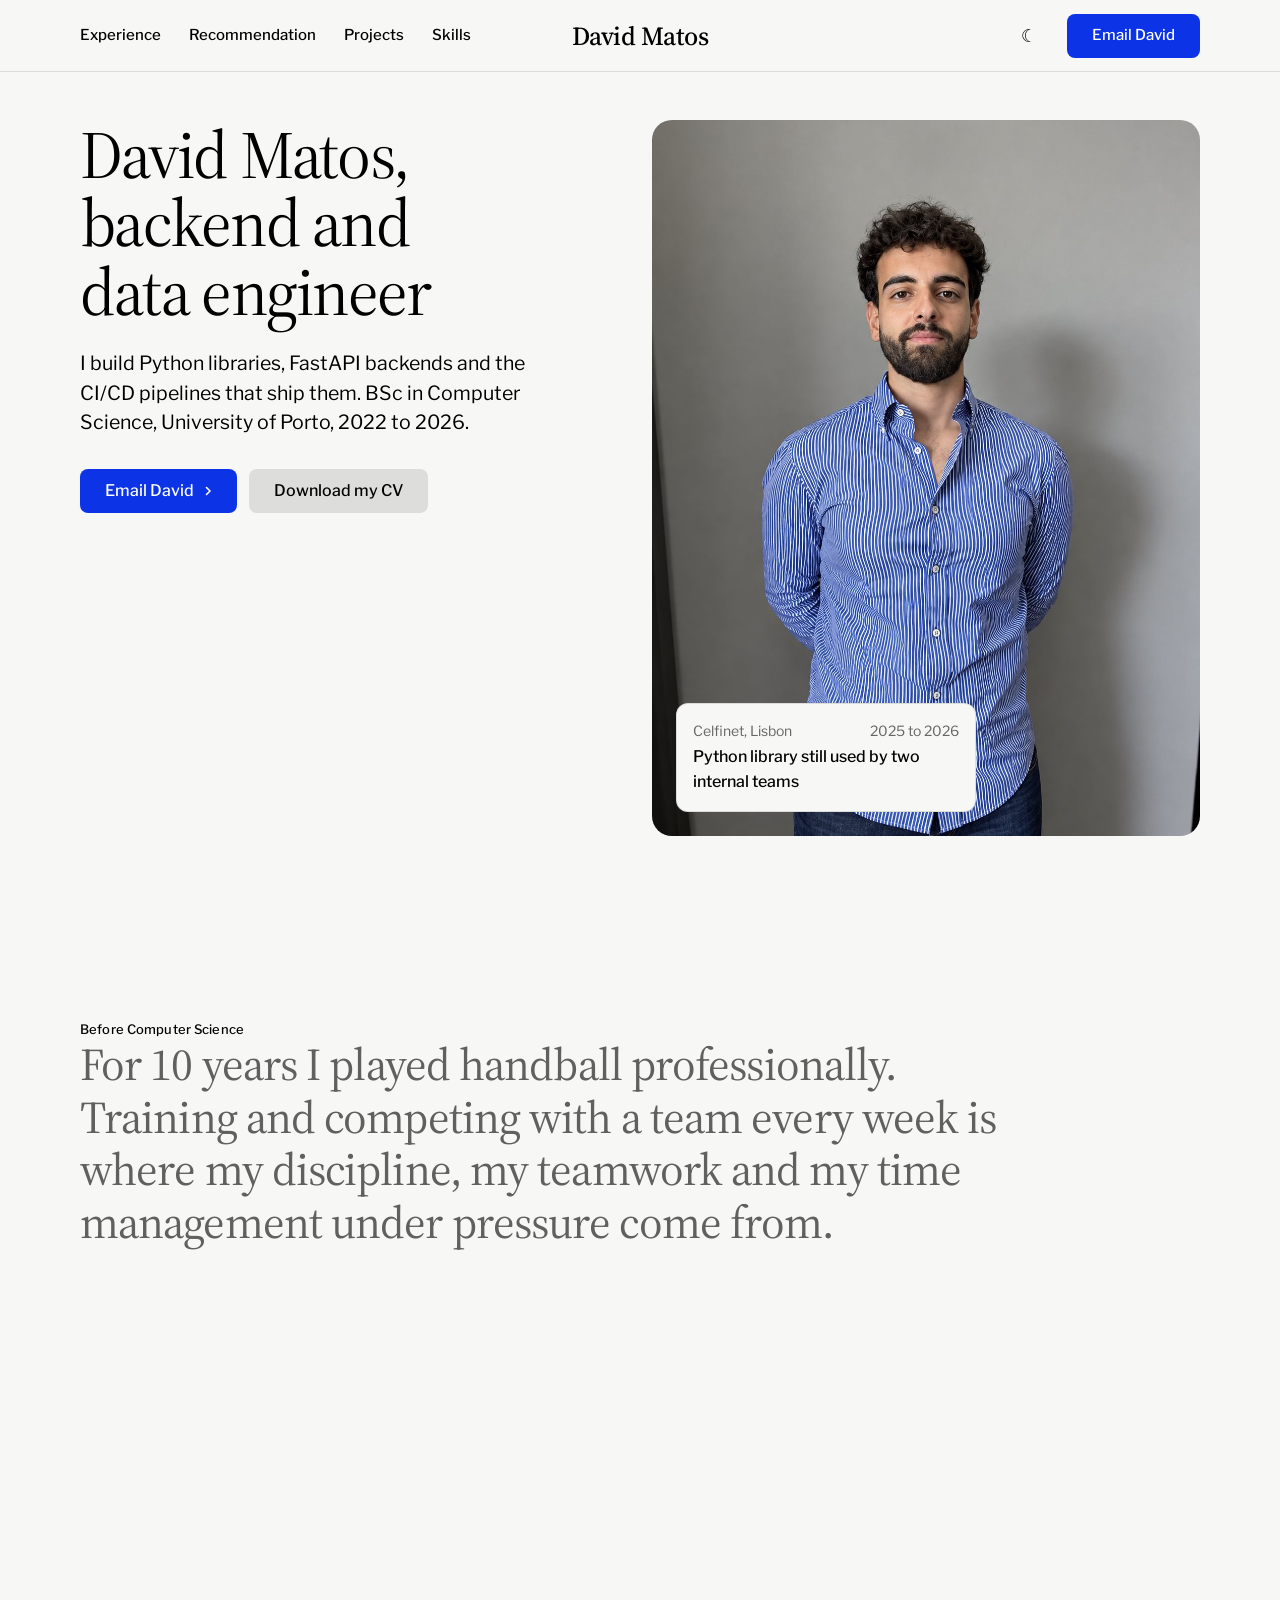
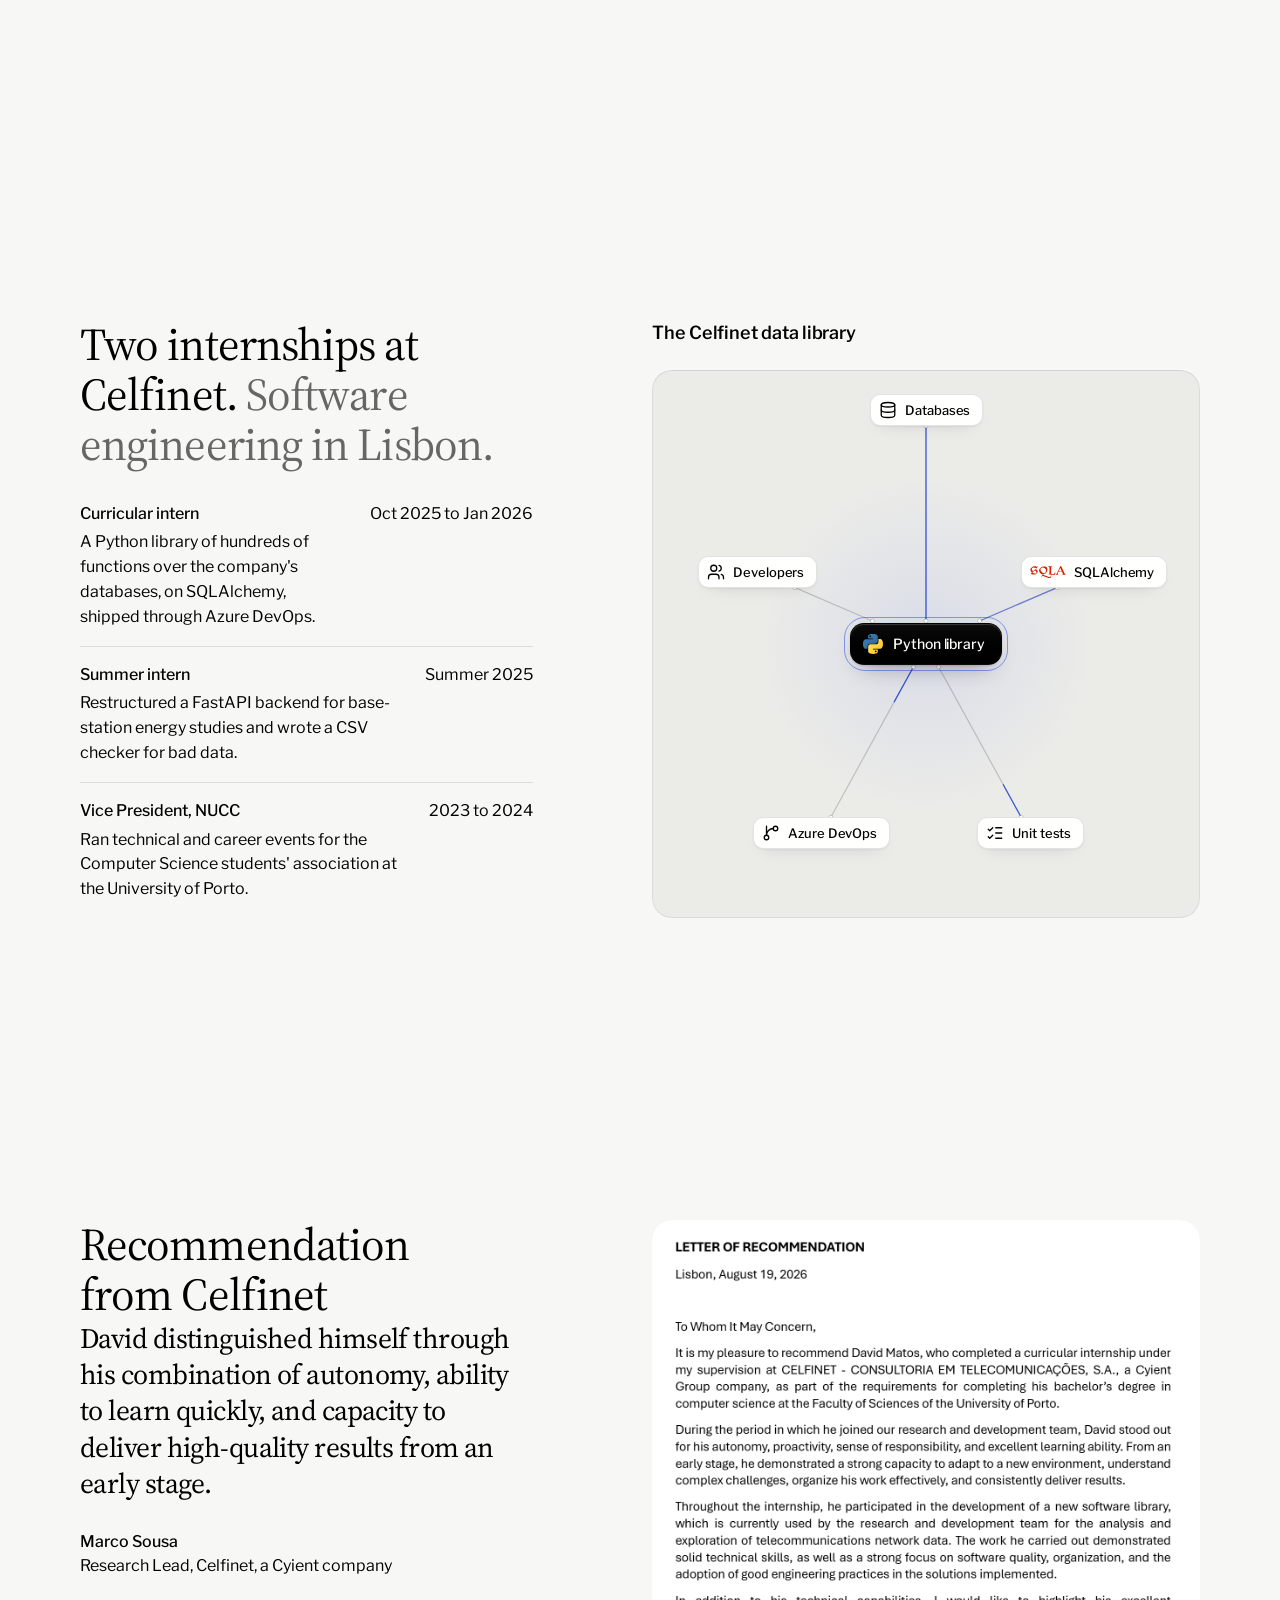
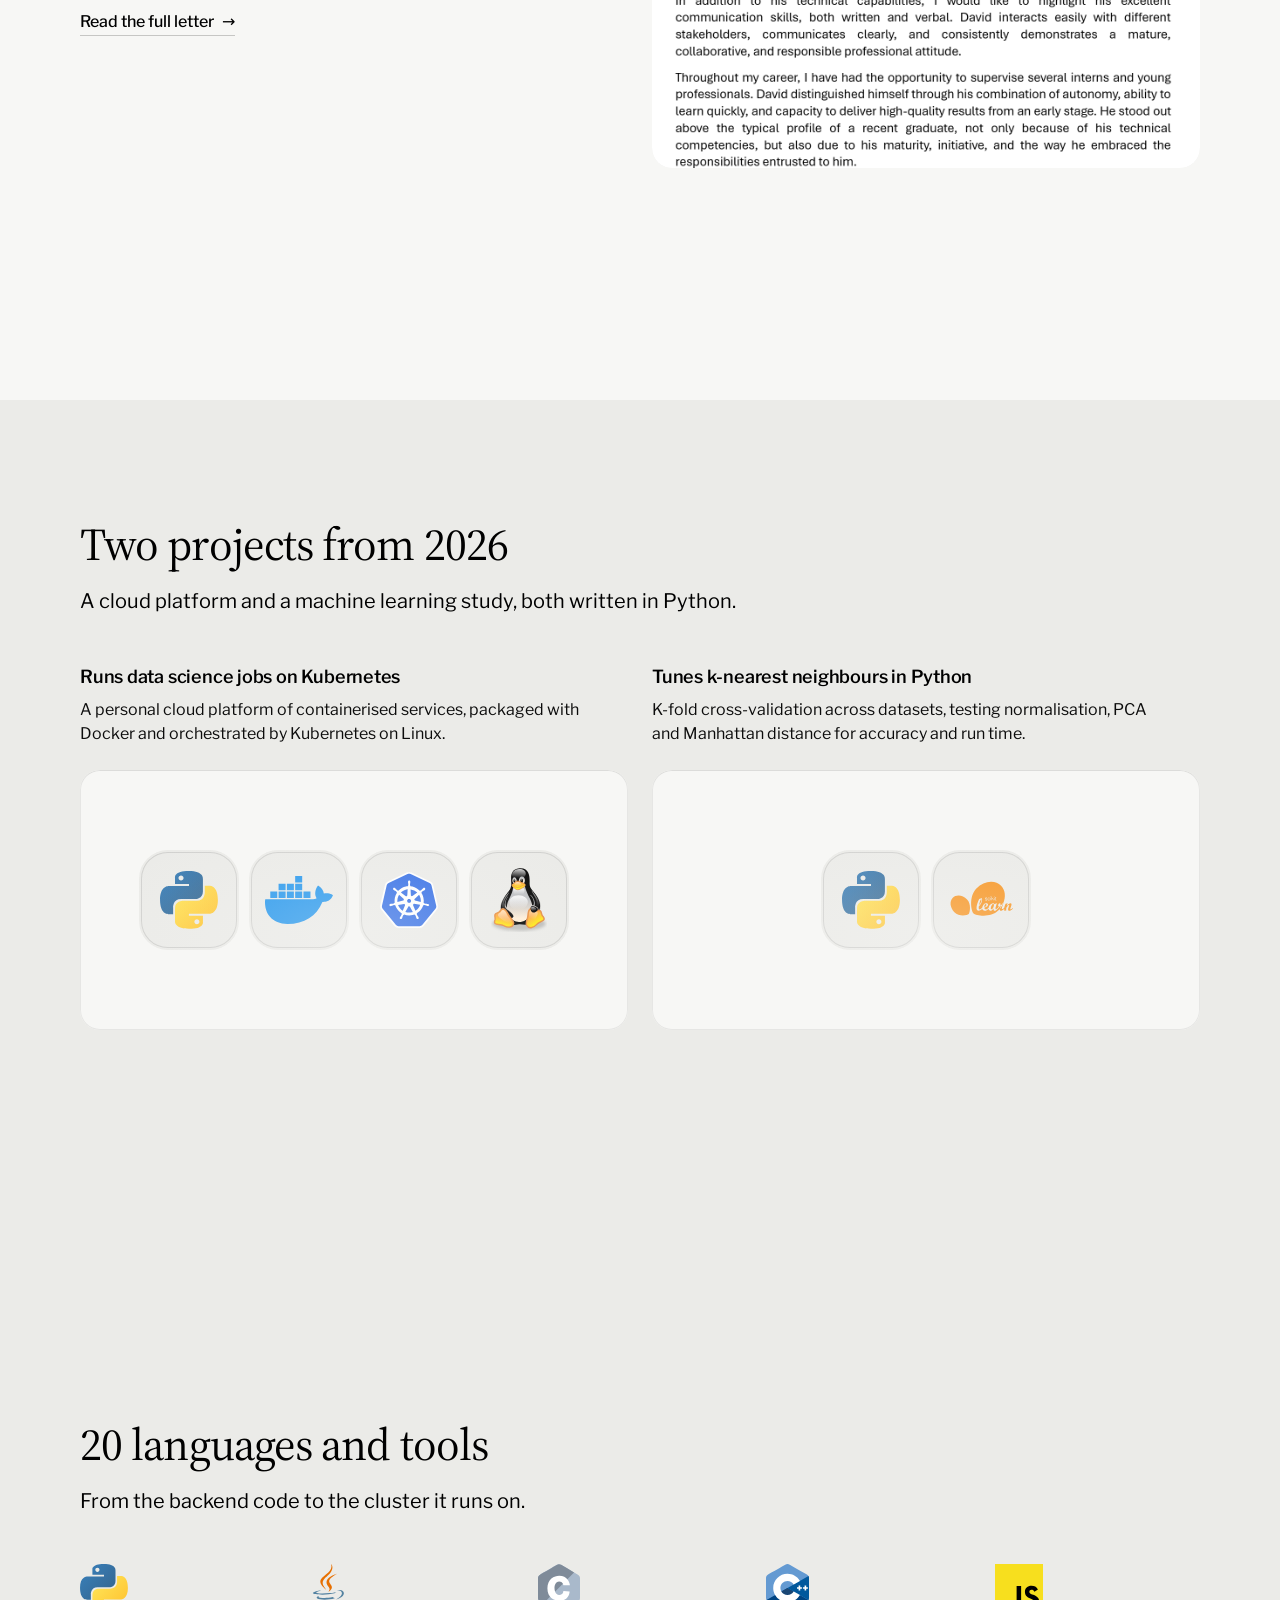
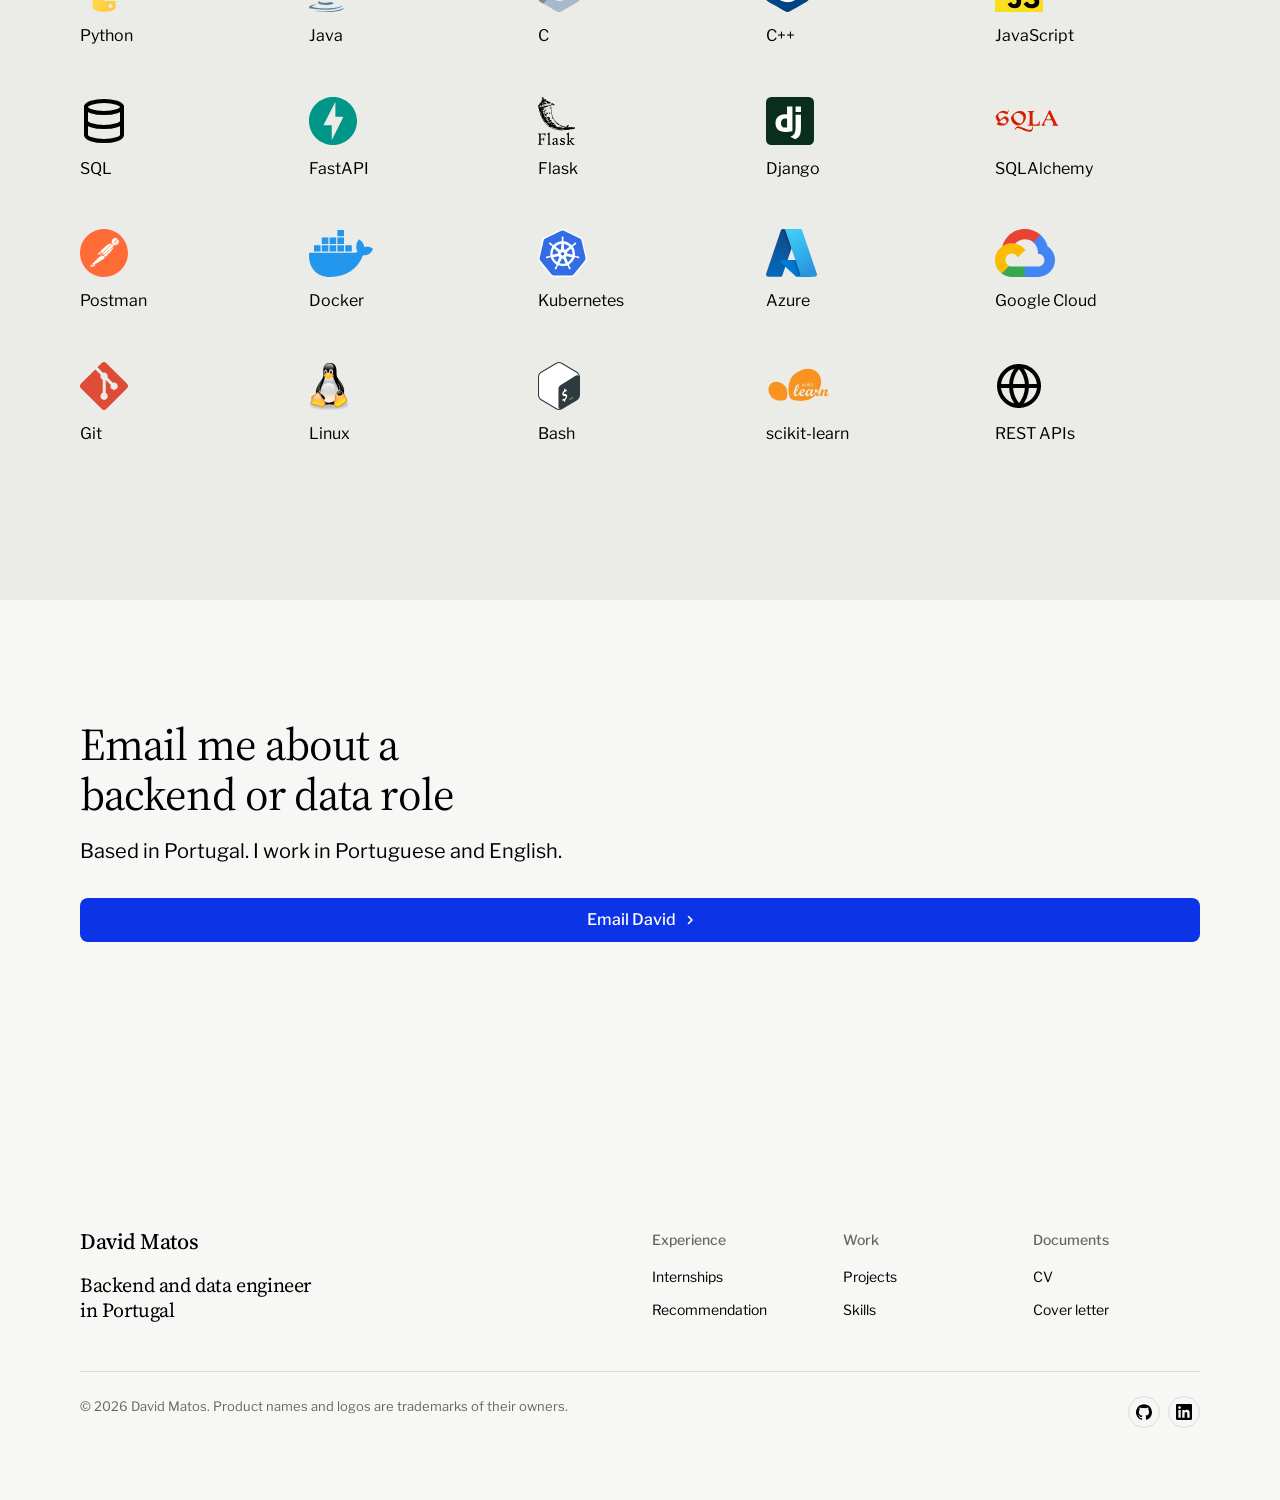
<file: index.html>
<!doctype html>
<html lang="en" data-type="service" data-radius="soft" data-buttons="tonal" data-motion>
<head>
<meta charset="utf-8">
<meta name="viewport" content="width=device-width, initial-scale=1, viewport-fit=cover">
<title>David Matos: backend and data engineer in Portugal</title>
<meta name="description" content="Software engineer from the University of Porto who builds Python libraries, FastAPI backends and CI/CD pipelines, with two internships at Celfinet.">
<meta property="og:type" content="website">
<meta property="og:title" content="David Matos: backend and data engineer in Portugal">
<meta property="og:description" content="Python libraries, FastAPI backends and CI/CD pipelines, from two internships at Celfinet.">
<meta property="og:image" content="https://davidmatos17.github.io/share.jpg">
<meta name="twitter:card" content="summary_large_image">
<link rel="apple-touch-icon" sizes="180x180" href="images/apple-touch-icon.png">
<link rel="icon" type="image/png" sizes="32x32" href="images/favicon-32x32.png">
<link rel="icon" type="image/png" sizes="16x16" href="images/favicon-16x16.png">
<meta name="theme-color" content="#f7f7f5">
<link rel="canonical" href="https://davidmatos17.github.io/">
<meta name="site-kind" content="other">
<meta name="page-type" content="service">
<!-- the visitor's saved theme (shared with the other pages), set before the first paint -->
<script>(function () { var t; try { t = localStorage.getItem('theme'); } catch (e) {} document.documentElement.dataset.theme = t || (matchMedia('(prefers-color-scheme: dark)').matches ? 'dark' : 'light'); })();</script>
<link rel="preconnect" href="https://fonts.googleapis.com">
<link rel="preconnect" href="https://fonts.gstatic.com" crossorigin>
<link href="https://fonts.googleapis.com/css2?family=Source+Serif+4:opsz,wght@8..60,400..700&family=Libre+Franklin:wght@400..600&display=swap" rel="stylesheet">
<link rel="stylesheet" href="assets/system.css">
<link rel="stylesheet" href="assets/ui/cards.css">
<link rel="stylesheet" href="assets/motion/motion.css">
<link rel="stylesheet" href="assets/layout/layout.css">
<link rel="stylesheet" href="assets/icons/icon.css">
<style>
:root {
  --p-bg: #f7f7f5; --p-surface: #ebebe8; --p-ink: #000000; --p-muted: #666662;
  --p-accent: #0c34e6; --p-accent-ink: #ffffff; --p-action: #0c34e6; --p-action-ink: #ffffff;
  --p-inv-bg: #000000; --p-inv-surface: #010101; --p-inv-ink: #f7f7f5; --p-inv-muted: #828280;
  --p-inv-accent: #0c34e6; --p-inv-accent-ink: #ffffff; --p-inv-action: #0c34e6; --p-inv-action-ink: #ffffff;
  --font-display: "Source Serif 4", Georgia, serif;
  --font-text: "Libre Franklin", system-ui, sans-serif;
  --display-weight: 400;
  --display-tracking: -0.02em;
  --display-tracking-xl: -0.026em;
}
</style>
<link rel="stylesheet" href="assets/diagrams/diagram.css">
<script>document.documentElement.classList.add('m-enter');setTimeout(()=>document.documentElement.classList.add('m-enter-done'),700)</script>
<script>document.documentElement.classList.add('mo-js');setTimeout(()=>document.documentElement.classList.add('mo-safe'),2500)</script>
<link rel="modulepreload" href="assets/moments/moments.js">
<link rel="modulepreload" href="assets/moments/lib.js">
<link rel="modulepreload" href="assets/moments/word-highlight/moment.js">
<style>
  /* dark mode (the site's theme toggle): the dealt palette's inverse, with a surface one step off the ground */
  :root[data-theme="dark"] {
    --p-bg: #0b0b0b; --p-surface: #161615; --p-ink: #f7f7f5; --p-muted: #a3a39f;
    --p-inv-bg: #f7f7f5; --p-inv-surface: #ebebe8; --p-inv-ink: #000000; --p-inv-muted: #666662;
    color-scheme: dark;
  }
  /* kind other: panels are flat, one step off the ground they stand on */
  .panel { --ground-bg: var(--surface); }
  #projects .panel { --p-h: 260px; }
  #projects .ic-stack { display: flex; flex-wrap: wrap; gap: var(--s-5); align-items: center; justify-content: center; height: 100%; padding: var(--s-6); }
  #projects .ic-tile { --tile: 96px; background: var(--bg); }
  #experience .rows > li:last-child { border-bottom: 0; }
  #letter .frame { aspect-ratio: 1; }
  #letter .frame__img { object-position: 50% 0; }
  :root[data-theme="dark"] .ic-ink { filter: invert(1); }
  .tools { width: 100%; list-style: none; margin: 0; padding: 0; display: grid; grid-template-columns: repeat(5, minmax(0, 1fr)); gap: var(--s-7) var(--s-5); }
  .tools li { display: grid; justify-items: start; gap: var(--s-3); }
  .tools .ic { height: 48px; width: auto; max-width: 64px; }
  @media (min-width: 640px) and (max-width: 1023px) {
    #experience .panel { --p-h: 200px; }
    #experience .card { margin-top: var(--s-7); }
    #projects .card { grid-column: 1 / -1; }
    #projects .panel { --p-h: 200px; }
    #letter .frame { aspect-ratio: 16 / 9; }
  }
  @media (max-width: 639px) {
    .tools { grid-template-columns: repeat(4, minmax(0, 1fr)); gap: var(--s-6) var(--s-3); }
    .tools li { font-size: var(--t-small); }
    .tools .ic { height: 36px; }
    #experience .panel { --p-h: 320px; }
    #experience .rows__extra { display: none; }
    #experience .card { grid-column: 1 / -1; }
    #projects .panel { --p-h: 96px; }
    #projects .ic-tile--72 { --tile: 56px; }
    #letter .frame { aspect-ratio: 16 / 9; }
    /* phones: each section only as tall as its content, one even gap between sections (the kit makes each a full screen);
       the statement keeps its screen, since its word highlight is scrubbed across that height */
    html { scroll-padding-top: var(--nav); }
    main > .section:not(.hero, #background), footer.closing { min-height: 0; padding-top: var(--s-8); padding-bottom: var(--s-8); }
    main > .section.g2m > .wrap, footer.closing.g2m > .wrap { grid-template-rows: none; row-gap: var(--s-8); }
    /* the hero opens on the portrait, the words under it */
    main > .hero { min-height: 0; }
    .hero--split .hero__media { order: -1; flex: none; aspect-ratio: 4 / 5; min-height: 0; margin: 0 0 var(--s-6); }
  }
  .theme-toggle { width: 44px; height: 44px; display: inline-grid; place-items: center; border: 0; background: none; color: var(--ink); cursor: pointer; border-radius: var(--r-sm); font-size: 18px; }
</style>
</head>
<body>
<!-- type: service (a software engineer being hired; site-kind other)
     deal: hero split, nav split (no panel: no photographs for its cards), close type (re-dealt from close-photo: the
     one photograph is the hero's), footer columns (re-dealt from footer-visit: no door to visit), rhythm surface-pairs,
     buttons tonal, mark wordmark, palette card-pastels, type source-serif, radius soft, grounds none
     moments: word-highlight in #background (the one moment of a short page; the photo moments need more photographs) -->

<header class="nav nav--split">
  <div class="wrap nav__bar">
    <a class="skip-link" href="#top">Skip to content</a>
    <a class="nav__logo" href="#top">David Matos</a>
    <nav class="nav__links" aria-label="Main">
      <div class="nav__item"><a class="nav__link" href="#experience">Experience</a></div>
      <div class="nav__item"><a class="nav__link" href="#letter">Recommendation</a></div>
      <div class="nav__item"><a class="nav__link" href="#projects">Projects</a></div>
      <div class="nav__item"><a class="nav__link" href="#skills">Skills</a></div>
    </nav>
    <div class="nav__actions">
      <button class="theme-toggle" type="button" aria-label="Switch to dark mode" data-theme-toggle>☾︎</button>
      <a class="btn btn--primary" href="mailto:davidmatos0417@gmail.com">Email David</a>
    </div>
    <button class="nav__toggle" type="button" aria-expanded="false" aria-label="Menu">
      <svg width="18" height="18" viewBox="0 0 18 18" aria-hidden="true"><path d="M2 5h14M2 13h14" stroke="currentColor" stroke-width="1.6" stroke-linecap="round"/></svg>
    </button>
  </div>
</header>

<main id="top">
  <section class="hero hero--split" data-enter aria-labelledby="hero-h">
    <div class="wrap"><div class="hero-text grid hero__grid">
      <div class="hero__text span-5">
        <h1 id="hero-h">David Matos, backend and data engineer</h1>
        <p class="hero__lead">I build Python libraries, FastAPI backends and the CI/CD pipelines that ship them. BSc in Computer Science, University of Porto, 2022 to 2026.</p>
        <div class="btn-row"><a class="btn btn--primary" href="mailto:davidmatos0417@gmail.com">Email David<svg class="m-arrow" viewBox="0 0 12 12" aria-hidden="true"><path class="m-arrow__stem" d="M1 6h8"/><path class="m-arrow__head" d="M4.5 2.5 8 6l-3.5 3.5"/></svg></a><a class="btn btn--secondary" href="files/david-matos-cv.pdf" download>Download my CV</a></div>
      </div>
      <div class="hero__media span-6 start-7">
        <img src="images/david.jpg" width="1087" height="1447" alt="David Matos in a blue striped shirt, standing against a grey wall" style="--ly-pos: 50% 40%" fetchpriority="high" data-source="client" data-subject="portrait of David Matos">
        <div class="ly-float">
          <div class="ly-float__row"><span>Celfinet, Lisbon</span><span>2025 to 2026</span></div>
          <div class="ly-float__title">Python library still used by two internal teams</div>
        </div>
      </div>
    </div></div>
  </section>

  <section class="section statement" id="background" data-moment="word-highlight" aria-label="Background">
    <div class="wrap">
      <p class="t-label">Before Computer Science</p>
      <p class="mo-wh__text">For 10 years I played handball professionally. Training and competing with a team every week is where my discipline, my teamwork and my time management <strong>under pressure</strong> come from.</p>
    </div>
  </section>

  <section class="section g2m" id="experience" aria-labelledby="experience-h">
    <div class="wrap grid grid--top">
        <div class="group span-5 stack-6">
          <h2 id="experience-h">Two internships at Celfinet. <span class="muted">Software engineering in Lisbon.</span></h2>
          <ul class="rows">
            <li><span class="rows__name">Curricular intern</span><span class="rows__value">Oct 2025 to Jan 2026</span><p>A Python library of hundreds of functions over the company's databases, on SQLAlchemy, shipped through Azure DevOps.</p></li>
            <li><span class="rows__name">Summer intern</span><span class="rows__value">Summer 2025</span><p>Restructured a FastAPI backend for base-station energy studies and wrote a CSV checker for bad data.</p></li>
            <li class="rows__extra"><span class="rows__name">Vice President, NUCC</span><span class="rows__value">2023 to 2024</span><p>Ran technical and career events for the Computer Science students' association at the University of Porto.</p></li>
          </ul>
        </div>
        <article class="card card--open span-6 start-7 m-nolift">
          <h3>The Celfinet data library</h3>
          <div class="panel">
            <div class="dg" data-diagram data-dg-still><script type="application/json">{"layout":"hub","size":"card","alt":"The Python library sits between the company databases, SQLAlchemy, its unit tests, the Azure DevOps pipeline and the developers who install it.","ground":"none","motion":{"pulse":"none"},"center":{"label":"Python library","icon":"python"},"spokes":[{"label":"Databases","icon":"ui:database"},{"label":"SQLAlchemy","icon":"si:sqlalchemy"},{"label":"Unit tests","icon":"ui:list-checks"},{"label":"Azure DevOps","icon":"ui:git-branch"},{"label":"Developers","icon":"ui:users"}]}</script></div>
          </div>
        </article>
    </div>
  </section>

  <section class="section" id="letter" aria-labelledby="letter-h">
    <div class="wrap">
      <div class="grid grid--top">
        <div class="span-5 stack-6">
          <h2 id="letter-h">Recommendation from Celfinet</h2>
          <figure class="quote">
            <blockquote>David distinguished himself through his combination of autonomy, ability to learn quickly, and capacity to deliver high-quality results from an early stage.</blockquote>
            <figcaption class="person"><span><span class="person__name">Marco Sousa</span><span class="person__role">Research Lead, Celfinet, a Cyient company</span></span></figcaption>
          </figure>
          <p><a class="link" href="files/david-matos-recommendation-letter.pdf">Read the full letter</a></p>
        </div>
        <a class="frame frame--photo span-6 start-7 m-zoom" href="files/david-matos-recommendation-letter.pdf">
          <img class="frame__img" src="images/recommendation-letter.png" alt="The first page of the recommendation letter from Celfinet, dated Lisbon, 19 August 2026" loading="lazy" width="1256" height="1256" data-source="client" data-subject="recommendation letter, first page">
        </a>
      </div>
    </div>
  </section>

  <section class="section ground-surface" id="projects" aria-labelledby="projects-h">
    <div class="wrap">
      <div class="section-head">
        <h2 id="projects-h">Two projects from 2026</h2>
        <p>A cloud platform and a machine learning study, both written in Python.</p>
      </div>
      <div class="grid">
        <article class="card card--row card--open span-6 m-nolift">
          <h3>Runs data science jobs on Kubernetes</h3>
          <p>A personal cloud platform of containerised services, packaged with Docker and orchestrated by Kubernetes on Linux.</p>
          <div class="panel" data-visual role="img" aria-label="Python, Docker, Kubernetes and Linux"><div class="ic-stack">
            <span class="ic-tile ic-tile--72"><img class="ic" src="assets/icons/python.svg" alt="" width="48" height="48" loading="lazy"></span>
            <span class="ic-tile ic-tile--72"><img class="ic ic-land" src="assets/icons/docker.svg" alt="" width="66" height="48" loading="lazy"></span>
            <span class="ic-tile ic-tile--72"><img class="ic" src="assets/icons/kubernetes.svg" alt="" width="49" height="48" loading="lazy"></span>
            <span class="ic-tile ic-tile--72"><img class="ic ic-tall" src="assets/icons/linux-tux.svg" alt="" width="41" height="48" loading="lazy"></span>
          </div></div>
        </article>
        <article class="card card--row card--open span-6 m-nolift">
          <h3>Tunes k-nearest neighbours in Python</h3>
          <p>K-fold cross-validation across datasets, testing normalisation, PCA and Manhattan distance for accuracy and run time.</p>
          <div class="panel" data-visual role="img" aria-label="Python and scikit-learn"><div class="ic-stack">
            <span class="ic-tile ic-tile--72"><img class="ic" src="assets/icons/python.svg" alt="" width="48" height="48" loading="lazy"></span>
            <span class="ic-tile ic-tile--72"><img class="ic ic-land" src="assets/icons/scikitlearn.svg" alt="" width="82" height="48" loading="lazy"></span>
          </div></div>
        </article>
      </div>
    </div>
  </section>

  <section class="section ground-surface" id="skills" aria-labelledby="skills-h">
    <div class="wrap">
      <div class="section-head">
        <h2 id="skills-h">20 languages and tools</h2>
        <p>From the backend code to the cluster it runs on.</p>
      </div>
      <div class="tools-frame" data-visual role="img" aria-label="Python, Java, C, C++, JavaScript, SQL, FastAPI, Flask, Django, SQLAlchemy, Postman, Docker, Kubernetes, Azure, Google Cloud, Git, Linux, Bash, scikit-learn and REST APIs"><ul class="tools">
        <li><img class="ic ic-40" src="assets/icons/python.svg" alt="" width="48" height="48" loading="lazy"><span>Python</span></li>
        <li><img class="ic ic-40 ic-tall" src="assets/icons/java.svg" alt="" width="36" height="48" loading="lazy"><span>Java</span></li>
        <li><img class="ic ic-40" src="assets/icons/c.svg" alt="" width="43" height="48" loading="lazy"><span>C</span></li>
        <li><img class="ic ic-40" src="assets/icons/c-plusplus.svg" alt="" width="43" height="48" loading="lazy"><span>C++</span></li>
        <li><img class="ic ic-40" src="assets/icons/javascript.svg" alt="" width="48" height="48" loading="lazy"><span>JavaScript</span></li>
        <li><img class="ic ic-40 ic-ink" src="assets/icons/ui-database.svg" alt="" width="48" height="48" loading="lazy"><span>SQL</span></li>
        <li><img class="ic ic-40" src="assets/icons/fastapi.svg" alt="" width="48" height="48" loading="lazy"><span>FastAPI</span></li>
        <li><img class="ic ic-40 ic-tall ic-ink" src="assets/icons/flask.svg" alt="" width="37" height="48" loading="lazy"><span>Flask</span></li>
        <li><img class="ic ic-40" src="assets/icons/django.svg" alt="" width="48" height="48" loading="lazy"><span>Django</span></li>
        <li><img class="ic ic-40 ic-wide" src="assets/icons/sqlalchemy.svg" alt="" width="134" height="48" loading="lazy"><span>SQLAlchemy</span></li>
        <li><img class="ic ic-40" src="assets/icons/postman.svg" alt="" width="48" height="48" loading="lazy"><span>Postman</span></li>
        <li><img class="ic ic-40 ic-land" src="assets/icons/docker.svg" alt="" width="66" height="48" loading="lazy"><span>Docker</span></li>
        <li><img class="ic ic-40" src="assets/icons/kubernetes.svg" alt="" width="49" height="48" loading="lazy"><span>Kubernetes</span></li>
        <li><img class="ic ic-40" src="assets/icons/azure.svg" alt="" width="51" height="48" loading="lazy"><span>Azure</span></li>
        <li><img class="ic ic-40" src="assets/icons/google-cloud.svg" alt="" width="60" height="48" loading="lazy"><span>Google Cloud</span></li>
        <li><img class="ic ic-40" src="assets/icons/git-icon.svg" alt="" width="48" height="48" loading="lazy"><span>Git</span></li>
        <li><img class="ic ic-40" src="assets/icons/linux-tux.svg" alt="" width="41" height="48" loading="lazy"><span>Linux</span></li>
        <li><img class="ic ic-40" src="assets/icons/bash.svg" alt="" width="42" height="48" loading="lazy"><span>Bash</span></li>
        <li><img class="ic ic-40 ic-land" src="assets/icons/scikitlearn.svg" alt="" width="82" height="48" loading="lazy"><span>scikit-learn</span></li>
        <li><img class="ic ic-40 ic-ink" src="assets/icons/ui-globe.svg" alt="" width="48" height="48" loading="lazy"><span>REST APIs</span></li>
      </ul></div>
    </div>
  </section>
</main>

<footer class="footer closing g2m" id="contact" aria-labelledby="close-h">
  <div class="wrap">
    <div class="closing__cta close--type">
      <div class="section-head">
        <h2 id="close-h">Email me about a backend or data role</h2>
        <p class="t-small muted">Based in Portugal. I work in Portuguese and English.</p>
      </div>
      <a class="btn btn--primary" href="mailto:davidmatos0417@gmail.com">Email David<svg class="m-arrow" viewBox="0 0 12 12" aria-hidden="true"><path class="m-arrow__stem" d="M1 6h8"/><path class="m-arrow__head" d="M4.5 2.5 8 6l-3.5 3.5"/></svg></a>
    </div>
    <div class="closing__links">
      <div class="grid">
        <div class="span-6 stack-4">
          <a class="nav__logo" href="#top">David Matos</a>
          <p class="footer__lede">Backend and data engineer in Portugal</p>
        </div>
        <div class="span-2 footer__col"><h3>Experience</h3><ul><li><a href="#experience">Internships</a></li><li><a href="#letter">Recommendation</a></li></ul></div>
        <div class="span-2 footer__col"><h3>Work</h3><ul><li><a href="#projects">Projects</a></li><li><a href="#skills">Skills</a></li></ul></div>
        <div class="span-2 footer__col"><h3>Documents</h3><ul><li><a href="files/david-matos-cv.pdf">CV</a></li><li><a href="files/david-matos-cover-letter.pdf">Cover letter</a></li></ul></div>
      </div>
      <div class="footer__legal">
        <span>&copy; 2026 David Matos. Product names and logos are trademarks of their owners.</span>
        <div class="socials"><a href="https://github.com/davidmatos17" aria-label="GitHub"><svg aria-hidden="true" class="ic ic-svg ic-24" xmlns="http://www.w3.org/2000/svg" viewBox="0 0 24 24" fill="currentColor"><path d="M12 .297c-6.63 0-12 5.373-12 12 0 5.303 3.438 9.8 8.205 11.385.6.113.82-.258.82-.577 0-.285-.01-1.04-.015-2.04-3.338.724-4.042-1.61-4.042-1.61C4.422 18.07 3.633 17.7 3.633 17.7c-1.087-.744.084-.729.084-.729 1.205.084 1.838 1.236 1.838 1.236 1.07 1.835 2.809 1.305 3.495.998.108-.776.417-1.305.76-1.605-2.665-.3-5.466-1.332-5.466-5.93 0-1.31.465-2.38 1.235-3.22-.135-.303-.54-1.523.105-3.176 0 0 1.005-.322 3.3 1.23.96-.267 1.98-.399 3-.405 1.02.006 2.04.138 3 .405 2.28-1.552 3.285-1.23 3.285-1.23.645 1.653.24 2.873.12 3.176.765.84 1.23 1.91 1.23 3.22 0 4.61-2.805 5.625-5.475 5.92.42.36.81 1.096.81 2.22 0 1.606-.015 2.896-.015 3.286 0 .315.21.69.825.57C20.565 22.092 24 17.592 24 12.297c0-6.627-5.373-12-12-12"/></svg></a><a href="https://www.linkedin.com/in/david-matos-8145b0259/" aria-label="LinkedIn"><svg aria-hidden="true" class="ic ic-svg ic-24" fill="currentColor" xmlns="http://www.w3.org/2000/svg" viewBox="0 0 256 256"><g> <path d="M218.123122,218.127392 L180.191928,218.127392 L180.191928,158.724263 C180.191928,144.559023 179.939053,126.323993 160.463756,126.323993 C140.707926,126.323993 137.685284,141.757585 137.685284,157.692986 L137.685284,218.123441 L99.7540894,218.123441 L99.7540894,95.9665207 L136.168036,95.9665207 L136.168036,112.660562 L136.677736,112.660562 C144.102746,99.9650027 157.908637,92.3824528 172.605689,92.9280076 C211.050535,92.9280076 218.138927,118.216023 218.138927,151.114151 L218.123122,218.127392 Z M56.9550587,79.2685282 C44.7981969,79.2707099 34.9413443,69.4171797 34.9391618,57.260052 C34.93698,45.1029244 44.7902948,35.2458562 56.9471566,35.2436736 C69.1040185,35.2414916 78.9608713,45.0950217 78.963054,57.2521493 C78.9641017,63.090208 76.6459976,68.6895714 72.5186979,72.8184433 C68.3913982,76.9473153 62.7929898,79.26748 56.9550587,79.2685282 M75.9206558,218.127392 L37.94995,218.127392 L37.94995,95.9665207 L75.9206558,95.9665207 L75.9206558,218.127392 Z M237.033403,0.0182577091 L18.8895249,0.0182577091 C8.57959469,-0.0980923971 0.124827038,8.16056231 -0.001,18.4706066 L-0.001,237.524091 C0.120519052,247.839103 8.57460631,256.105934 18.8895249,255.9977 L237.033403,255.9977 C247.368728,256.125818 255.855922,247.859464 255.999,237.524091 L255.999,18.4548016 C255.851624,8.12438979 247.363742,-0.133792868 237.033403,0.000790807055" fill="currentColor"></path> </g></svg></a></div>
      </div>
    </div>
  </div>
</footer>

<script type="module" src="assets/system.js"></script>
<script type="module" src="assets/motion/motion.js"></script>
<script type="module" src="assets/layout/layout.js"></script>
<script type="module" src="assets/diagrams/mount.js"></script>
<script>
  // the theme toggle, shared with the other pages through localStorage
  (function () {
    var root = document.documentElement, btn = document.querySelector('[data-theme-toggle]');
    var render = function () { var dark = root.dataset.theme === 'dark'; btn.textContent = dark ? '☀︎' : '☾︎'; btn.setAttribute('aria-label', dark ? 'Switch to light mode' : 'Switch to dark mode'); };
    render();
    btn.addEventListener('click', function () { root.dataset.theme = root.dataset.theme === 'dark' ? 'light' : 'dark'; try { localStorage.setItem('theme', root.dataset.theme); } catch (e) {} render(); });
  })();
</script>
</body>
</html>
</file>
<file: assets/system.css>
/*
  taste-skill system.css - the one system for the page. Link it first, then assets/ui/cards.css (the
  feature card, its panel and the fragment placements), then set the palette (--p-*), the fonts and
  the radius set on :root in the page (node scripts/start.mjs prints that block).
  Do not add a second grid, spacing scale, type scale, radius scale, button or card style.
*/

/* ---------------------------------------------------------------- tokens */
:root {
  /* palette (hex only; fx.js reads --bg --surface --ink --muted --accent --accent-ink) */
  --p-bg: #ffffff;
  --p-surface: #f4f4f4;
  --p-ink: #111111;
  --p-muted: #6b6b6b;
  --p-accent: #1a4be0;
  --p-accent-ink: #ffffff;
  --p-action: #1a4be0;      /* buttons, links, focus: the accent, or the ink when the accent is too pale */
  --p-action-ink: #ffffff;
  --p-inv-bg: #111111;
  --p-inv-surface: #1c1c1c;
  --p-inv-ink: #f4f4f4;
  --p-inv-muted: #a3a3a3;
  --p-inv-accent: #ffffff;
  --p-inv-accent-ink: #111111;
  --p-inv-action: #ffffff;
  --p-inv-action-ink: #111111;
  /* the lit ground behind UI and in the closing band (references/cards.md), one per page, tech pages only
     (none on kind other, which is flat): <html data-ground="sand|sky|sage|painting">. system.js gives it to every ground
     that holds UI, on light and dark pages alike; --hue on one panel changes only its accent */
  --ground-bg: #d9ccb7; --ground-surface: #e9e0d2; --ground-ink: #2a2622; --ground-muted: #5a534a; --ground-accent: #a8794a;

  /* fonts */
  --font-display: system-ui, -apple-system, "Segoe UI", sans-serif;
  --font-text: system-ui, -apple-system, "Segoe UI", sans-serif;
  --font-mono: ui-monospace, "SFMono-Regular", Menlo, Consolas, monospace;
  --display-weight: 400;    /* headlines 400; 500 on a tech page (software, gaming, hardware) */
  --display-tracking: -0.025em;

  /* the page rhythm (references/layout-v4.md): one section per screen. The header is fixed and
     --nav tall; every section is padded --padt above and --padb (plus the phone action bar, --bar)
     below, and is exactly one or two screens tall (--h: 1 or 2; --hm on a phone). The hero's words
     start --hgap under the header and its content ends --hpadb above the fold. */
  --nav: 72px;
  --padt: 120px;
  --padb: 72px;
  --hgap: 48px;
  --hpadb: 64px;
  --bar: 0px;
  /* grid: one .wrap (alias .container) for the header, every section and the footer, the same
     --gut on both sides: 1280 wide at x 80-1360 at 1440, 342 at x 24-366 at 390 */
  --container: 1280px;
  --gut: 80px;
  --pad: var(--gut);
  --gutter: 24px;

  /* spacing: 4/8 scale */
  --s-1: 4px;  --s-2: 8px;  --s-3: 12px; --s-4: 16px; --s-5: 24px;
  --s-6: 32px; --s-7: 48px; --s-8: 64px; --s-9: 96px; --s-10: 128px;
  --section: 40px;      /* only a .section outside main (the kit's demo pages); every main > section and
                           footer.closing take --padt and --padb */
  --section-band: 56px; /* the same for an older footer outside footer.closing */
  --head-gap: 48px;     /* the one heading-to-content gap, 32 on a phone (layout.css reads it as --ly-head-gap) */
  --card-pad: 16px;     /* card padding (cards.css sets its own for cards with a panel) */
  --card-gap: 16px;     /* gap between cards */

  /* type scale (the only sizes on the page) */
  --t-label: 13px;
  --t-small: 14px;
  --t-body: 16px;
  --t-lead: 18px;
  --t-card: 18px;
  --t-h3: 24px;
  /* straight lines from the phone size at 390 to the desktop size at 1440 (system.md's table) */
  --t-h2: clamp(30px, 1.72vw + 23.3px, 48px);
  --t-h1: clamp(38px, 3.24vw + 25.4px, 72px);
  /* a big number stays a step under the h2 (VI-11): 38 at 1440, 28 at 390, so it never reads as a
     section heading; a stats row and a price set their own, smaller still */
  --t-stat: clamp(28px, .952vw + 24.29px, 38px);

  /* radius: one scale (soft by default; data-radius on <html> switches it) */
  --r-sm: 8px;  --r-md: 12px; --r-lg: 20px; --r-btn: 8px;

  /* controls (fixed here; a page never adds its own) */
  --btn-h: 44px;
  --btn-h-sm: 36px;
  --nav-h: var(--nav);  /* the older name, kept for the kit's files */
  --icon: 16px;         /* small icons: socials, menu chevrons, mono brand marks */

  /* motion: the one UI ease-out (motion.css --m-ease and ui/base.css --u-ease read it; references/motion.md) */
  --ease: cubic-bezier(.2, .8, .2, 1);
  --dur: 180ms;
}
html[data-radius="sharp"] { --r-sm: 4px; --r-md: 6px;  --r-lg: 8px;  --r-btn: 4px; }
html[data-radius="soft"]  { --r-sm: 8px; --r-md: 12px; --r-lg: 20px; --r-btn: 8px; }
html[data-radius="round"] { --r-sm: 10px; --r-md: 16px; --r-lg: 24px; --r-btn: 999px; }
/* the four lit grounds (references/cards.md); sand is the default above. painting goes with
   painterly-landscape (x.ai's daylight sky over olive hills) */
html[data-ground="sky"]      { --ground-bg: #c6d3df; --ground-surface: #d6e0e9; --ground-ink: #25303a; --ground-muted: #4d5964; --ground-accent: #3f6a92; }
html[data-ground="sage"]     { --ground-bg: #cdd6c6; --ground-surface: #dce3d6; --ground-ink: #262d24; --ground-muted: #535b51; --ground-accent: #6c8e63; }
html[data-ground="painting"] { --ground-bg: #79a8d6; --ground-surface: #a6c4e2; --ground-ink: #16212c; --ground-muted: #273949; --ground-accent: #9c9b3c; }
/* cards.css takes its card and panel radii from this scale */
html[data-radius] .card { --c-r: var(--r-lg); }
html[data-radius] .panel { --p-r: var(--r-md); }

/* a phone: the header 56, the sections padded 96 / 48, the hero's words 40 under the header and its
   content ending 24 above the fold, 24 at both sides, 12 between columns */
@media (max-width: 639px) {
  :root { --nav: 56px; --padt: 96px; --padb: 48px; --hgap: 40px; --hpadb: 24px; --gut: 24px; --gutter: 12px; --card-gap: 12px; --head-gap: 32px; }
}
@media (min-width: 640px) {
  :root { --gut: 48px; --section: 48px; --section-band: 72px; --card-pad: 24px; }
}
@media (min-width: 1024px) {
  :root { --gut: 80px; --section: 56px; --section-band: 96px; --card-gap: 24px;
          --t-lead: 20px; --t-card: 20px; --t-h3: 28px; }
  /* a place (and a local service): the 1200 column at x 120-1320 */
  html[data-type="place"] { --gut: 120px; --container: 1200px; }
}
/* a place (VI-06, ST-96, PH-23): its own smaller type (h1 48/53 and 32/37, h2 32/40 and 24/30, titles
   and the sub-line 20 and 18), the Recipe 3 hero's gap under its photograph (40, 24 on a phone),
   square photographs and cards and 2px buttons, whatever data-radius and data-buttons say */
:root[data-type="place"] {
  --hgap: 40px;
  --t-h1: clamp(32px, 1.524vw + 26.06px, 48px);
  --t-h2: clamp(24px, .762vw + 21px, 32px);
  --t-h3: clamp(20px, .381vw + 18.51px, 24px);
  --r-sm: 2px; --r-md: 0px; --r-lg: 0px; --r-btn: 2px;
}
:root[data-type="place"] :is(h1, .t-h1) { line-height: 1.104; }
:root[data-type="place"] :is(h2, .t-h2) { line-height: 1.25; }
@media (max-width: 639px) {
  :root[data-type="place"] { --hgap: 24px; }
  :root[data-type="place"] :is(h1, .t-h1) { line-height: 1.156; }
}

/* ---------------------------------------------------------------- grounds (at most three) */
:root, .ground-base {
  --bg: var(--p-bg); --surface: var(--p-surface); --ink: var(--p-ink); --muted: var(--p-muted);
  --accent: var(--p-accent); --accent-ink: var(--p-accent-ink); --card: var(--p-surface);
  --action: var(--p-action); --action-ink: var(--p-action-ink);
}
.ground-surface {
  --bg: var(--p-surface); --surface: var(--p-bg); --ink: var(--p-ink); --muted: var(--p-muted);
  --accent: var(--p-accent); --accent-ink: var(--p-accent-ink); --card: var(--p-bg);
  --action: var(--p-action); --action-ink: var(--p-action-ink);
}
.ground-inverse {
  --bg: var(--p-inv-bg); --surface: var(--p-inv-surface); --ink: var(--p-inv-ink); --muted: var(--p-inv-muted);
  --accent: var(--p-inv-accent); --accent-ink: var(--p-inv-accent-ink); --card: var(--p-inv-surface);
  --action: var(--p-inv-action); --action-ink: var(--p-inv-action-ink);
}
:root, .ground-base, .ground-surface, .ground-inverse {
  --line: color-mix(in oklab, var(--ink) 11%, transparent);
  --line-strong: color-mix(in oklab, var(--ink) 20%, transparent);
  /* effects (fx.js) and UI fragments (assets/ui) take the colours of the ground they sit on */
  --fx-bg: var(--bg); --fx-surface: var(--surface); --fx-ink: var(--ink); --fx-muted: var(--muted);
  --fx-accent: var(--accent); --fx-accent-ink: var(--accent-ink);
  --ui-font: var(--font-text); --ui-mono: var(--font-mono); --ui-radius: var(--r-md);
}
.ground-base, .ground-surface, .ground-inverse { background: var(--bg); color: var(--ink); }

/* ---------------------------------------------------------------- base */
*, *::before, *::after { box-sizing: border-box; }
/* an anchor lands on the section's top (the judge's frame): the fixed header covers --nav of its --padt */
html { -webkit-text-size-adjust: 100%; scroll-padding-top: 0; scroll-behavior: auto; margin: 0; }
body {
  margin: 0; background: var(--bg); color: var(--ink);
  font: 400 var(--t-body)/1.55 var(--font-text);
  -webkit-font-smoothing: antialiased; text-rendering: optimizeLegibility; overflow-x: clip;
}
img, svg, video, canvas { display: block; max-width: 100%; }
/* hidden means hidden, also on an img the line above makes a block (a menu tab's photograph, a peek photograph) */
[hidden] { display: none !important; }
img, video { height: auto; }
a { color: inherit; text-decoration: none; }
button { font: inherit; color: inherit; }
h1, h2, h3, h4, p, ul, ol, figure, blockquote { margin: 0; }
ul, ol { padding: 0; list-style: none; }
h1, h2, h3, h4 {
  font-family: var(--font-display); font-weight: var(--display-weight);
  letter-spacing: var(--display-tracking); text-wrap: balance; overflow-wrap: break-word;
  /* a long word (a German compound at 390) breaks at a syllable with a hyphen, in the language of <html lang>;
     only words of 10 letters or more, 4 at least on each side, so a short English heading never breaks */
  hyphens: auto; -webkit-hyphens: auto; hyphenate-limit-chars: 10 4 4;
}
h1, .t-h1 { font-size: var(--t-h1); line-height: 1.04; }
h2, .t-h2 { font-size: var(--t-h2); line-height: 1.1; }
h3, .t-h3 { font-size: var(--t-h3); line-height: 1.2; }
h4, .t-card { font-family: var(--font-text); font-weight: 500; font-size: var(--t-card); line-height: 1.3; letter-spacing: -0.01em; }
p { text-wrap: pretty; }
.t-lead  { font-size: var(--t-lead); line-height: 1.5; }
.t-body  { font-size: var(--t-body); line-height: 1.55; }
.t-small { font-size: var(--t-small); line-height: 1.5; }
.t-label { font-size: var(--t-label); font-weight: 500; line-height: 1.4; letter-spacing: 0.01em; }
.t-stat  { font-family: var(--font-display); font-weight: var(--display-weight); font-size: var(--t-stat);
           line-height: 1; letter-spacing: var(--display-tracking); font-variant-numeric: tabular-nums; }
.muted { color: var(--muted); }
.mono  { font-family: var(--font-mono); }
.measure { max-width: 62ch; }
:focus-visible { outline: 2px solid var(--action); outline-offset: 2px; border-radius: 2px; }
::selection { background: color-mix(in oklab, var(--accent) 30%, transparent); }

/* ---------------------------------------------------------------- grid */
.wrap, .container { width: min(100% - 2 * var(--gut), var(--container)); margin-inline: auto; padding-inline: 0; }
.grid { display: grid; grid-template-columns: repeat(12, minmax(0, 1fr)); column-gap: var(--gutter); row-gap: var(--card-gap); }
.grid > * { min-width: 0; grid-column: 1 / -1; }
.section { padding-block: var(--section); }

/* ---------------------------------------------------------------- one section per screen
   The page is a stack of screens. Framed at scrollY = k x the screen height, a shot shows exactly one
   section: the hero alone on the first screen, every other section (and footer.closing, the close and
   the footer in one) exactly one or two screens tall, its h2 first, --padt under its top. Heights
   and padding do it: no pinning, snapping or script.
     <section class="section" id=".." style="--h: 2">     (2 screens; --hm sets a phone's count alone)
       <div class="wrap"> the h2 first, then the content </div>     (the one in-flow child)
     </section>
   A layer (a full-bleed photograph or ground behind the words) is an <img class="layer" aria-hidden="true">
   beside the .wrap. Content must fit: one screen holds 708px of content at 1440x900 (900 - 120 - 72),
   two hold 1,608 (the second screen's part starts --padt under its top with .g2). From 640 to 1279 a
   section keeps at least its screens and grows past them rather than overlap the next. */
main > :is(section, .section), footer.closing {
  position: relative; box-sizing: border-box;
  height: calc(var(--h, 1) * 100vh); height: calc(var(--h, 1) * 100svh);
  padding: var(--padt) 0 calc(var(--padb) + var(--bar));
}
main > :is(section, .section) > :is(.wrap, .container), footer.closing > .wrap { position: relative; z-index: 1; height: 100%; }
main > :is(section, .section) > :is(.wrap, .container):not(.grid) { display: flex; flex-direction: column; }
/* a .wrap that is the section's grid too (class="wrap grid"): its rows start at the top */
main > :is(section, .section) > :is(.wrap, .container).grid { align-content: start; }
/* .fill: the block that takes what the screen leaves under the heading (a photograph, a frame) */
main > :is(section, .section) > .wrap > .fill { flex: 1 1 0; min-height: 0; }
/* two screens as two groups: row 1 the h2 and the first group, row 2 the rest (no second h2), starting
   --padt under the second screen's top, so the second shot looks like any other section */
main > :is(section, .section).g2, footer.closing.g2 { --h: 2; }
main > :is(section, .section).g2 > :is(.wrap, .container), footer.closing.g2 > .wrap { display: grid; grid-template-rows: minmax(0, 1fr) minmax(0, 1fr); row-gap: calc(var(--padt) + var(--padb) + var(--bar)); }
main > :is(section, .section).g2 > :is(.wrap, .container) > *, footer.closing.g2 > .wrap > * { min-height: 0; align-self: start; }
main > :is(section, .section).g2 > :is(.wrap, .container) > :is(.group, .fill) { align-self: stretch; }
/* a group: one screen's part of a .g2 section (its h2 and first rows, or the rest) */
.group { display: flex; flex-direction: column; min-height: 0; }
/* each screen's card row runs down to that screen's foot (the cards stretch, their panels grow), so
   the second screen of a .g2 is never a short row over an empty ground; both rows end on the same line */
@media (min-width: 1024px) {
  main > :is(section, .section).g2 > .wrap > .grid:last-child,
  main > :is(section, .section).g2 > .wrap > .group > .grid:last-child { align-self: stretch; flex: 1 1 auto; min-height: 0; }
}
.group > .fill { flex: 1 1 0; min-height: 0; }
@media (min-width: 640px) and (max-width: 1279px) {
  main > :is(section, .section):not(.hero, .section--hero), footer.closing {
    height: auto; min-height: calc(var(--h, 1) * 100vh); min-height: calc(var(--h, 1) * 100svh);
  }
  /* the section is a column and its .wrap takes all of it, so a .fill (a photograph, a frame) still
     grows to the section's foot (a min-height percentage would not resolve, leaving it at its least) */
  /* :where() keeps it at no weight, so a page's own phone- or tablet-only hiding (section.desk-only { display: none }) wins */
  :where(main > :is(section, .section):not(.hero, .section--hero), footer.closing) { display: flex; flex-direction: column; }
  main > :is(section, .section):not(.hero, .section--hero) > :is(.wrap, .container), footer.closing > .wrap { flex: 1 0 auto; height: auto; min-height: 0; }
}
/* a phone: lvh (the screen with its bars hidden) for every section but the hero; --hm when stacking
   makes the content taller than the desktop count */
@media (max-width: 639px) {
  /* at least its screens, never less: content a screen cannot hold makes the section taller (the rhythm
     check then asks for --hm: 2 or less content); a fixed height would lay its last rows over the next
     section, the fault the phone shots showed most (a list under the closing heading and its button) */
  main > :is(section, .section):not(.hero, .section--hero), footer.closing {
    height: auto; min-height: calc(var(--hm, var(--h, 1)) * 100vh); min-height: calc(var(--hm, var(--h, 1)) * 100lvh);
  }
  /* one grid row at least the screens tall that grows with the .wrap's content: the .wrap is stretched to
     it, so its .fill and its two groups still share a definite height */
  /* (at no weight, as on the tablet: a page's own section.desk-only { display: none } still hides it) */
  :where(main > :is(section, .section):not(.hero, .section--hero):has(> :is(.wrap, .container)), footer.closing) {
    display: grid; grid-template-columns: minmax(0, 1fr); grid-template-rows: 1fr; grid-auto-rows: auto;
  }
  main > :is(section, .section):not(.hero, .section--hero) > :is(.wrap, .container), footer.closing > .wrap { height: auto; }
  main > :is(section, .section).g2m, footer.closing.g2m { --hm: 2; }
  main > :is(section, .section).g2m > :is(.wrap, .container), footer.closing.g2m > .wrap { display: grid; grid-template-rows: minmax(0, 1fr) minmax(0, 1fr); row-gap: calc(var(--padt) + var(--padb) + var(--bar)); }
  /* stacked in one, the two groups keep the open cards' 32px, so the first group's last panel never meets
     the next card's title */
  main > :is(section, .section).g2:not(.g2m) > :is(.wrap, .container) { display: flex; row-gap: var(--s-6); }
  /* what the two screens leave goes around the second group, so it opens below the header, not on the fold */
  main > :is(section, .section).g2:not(.g2m) > :is(.wrap, .container) > :last-child { margin-block: auto; }
  main > :is(section, .section).g2:not(.g2m) > :is(.wrap, .container) > * { align-self: stretch; }
}
/* a layer: the photograph or ground of a whole section, under its words, edge to edge */
main > :is(section, .section) > :is(img, video, canvas, picture).layer,
footer.closing > :is(img, video, canvas, picture).layer {
  position: absolute; inset: 0; z-index: 0; width: 100%; height: 100%; max-width: none; object-fit: cover; object-position: var(--pos, 50% 50%);
}
main > :is(section, .section) > picture.layer > img { width: 100%; height: 100%; object-fit: cover; }

/* the hero: exactly the first screen, the fixed header over its top. Its words start --hgap under the
   header (--photo adds a full-bleed photograph's height above them on a place); its content ends
   --hpadb above the fold, and nothing of the next section shows, at 1440, 1024, 820 and 390.
     <section class="hero hero--<type>"><div class="wrap"><div class="hero-text"> .. </div>[one strip]</div></section>
   .hero-text holds the whole composition (the words, and the picture or window beside or under them);
   one docked strip (logos, three facts) may follow it, at most 96px, desktop only. */
main > :is(.hero, .section--hero) {
  height: 100vh; height: 100svh; min-height: 0;
  padding: calc(var(--nav) + var(--photo, 0px) + var(--hgap)) 0 calc(var(--hpadb) + var(--bar));
}
:is(.hero, .section--hero) > .wrap { height: 100%; display: grid; grid-template-rows: minmax(0, 1fr) auto; row-gap: var(--s-7); }
:is(.hero, .section--hero) > .wrap > .hero-text { min-height: 0; }
/* a phone: the hero is at least the first screen and grows when a short phone (320x640) cannot hold its
   words, buttons and picture, so nothing of it lies over the next section or under the header */
@media (max-width: 639px) {
  main > :is(.hero, .section--hero) { height: auto; min-height: 100vh; min-height: 100svh; }
  main > :is(.hero, .section--hero):has(> :is(.wrap, .container)) { display: grid; grid-template-columns: minmax(0, 1fr); grid-template-rows: 1fr; grid-auto-rows: auto; }
  main > :is(.hero, .section--hero) > :is(.wrap, .container) { height: auto; }
}
:is(.hero, .section--hero) > .wrap > .hero-strip { grid-row: 2; max-height: 96px; }
@media (max-width: 639px) { :is(.hero, .section--hero) > .wrap > .hero-strip { display: none; } }
.section--hero .section-head { max-width: 860px; }
/* the starter's own hero (hero-split): the words on span-5 top-aligned, the picture on span-6 start-7
   as tall as the hero's content box (at most 716 at 1440x900); a phone stacks words, then the picture
   in what is left */
.hero-text.hero-split { height: 100%; align-items: stretch; }
.hero-split > .hero-copy { align-self: start; }
.hero-split > .hero-visual { position: relative; min-height: 0; height: 100%; }
@media (max-width: 1023px) {
  .hero-text.hero-split { display: flex; flex-direction: column; gap: var(--s-6); }
  .hero-split > .hero-visual { flex: 1 1 0; min-height: 200px; height: auto; }
}
.hero-copy > * + * { margin-top: var(--s-5); }
/* the h1 first in the words' column: its capitals start on the picture's top line, not the line box's
   (the leading above the capitals would put the words about 12px under the photograph's top) */
.hero-copy > h1:first-child { text-box: trim-start cap alphabetic; }
.hero-copy > .btn-row { margin-top: var(--s-6); }
/* three short facts at the foot of the words' column, on the picture's bottom line (no dead space
   under the buttons): <dl class="hero-facts"><div><dt>..</dt><dd>..</dd></div> x3</dl> */
@media (min-width: 1024px) {
  .hero-split > .hero-copy { height: 100%; display: flex; flex-direction: column; }
  .hero-split > .hero-copy > .hero-facts { margin-top: auto; }
}
.hero-facts { display: grid; grid-template-columns: repeat(3, minmax(0, 1fr)); gap: var(--s-5) var(--gutter); margin: 0; }
.hero-facts > div { display: grid; gap: var(--s-1); align-content: start; }
.hero-facts dt { font-size: var(--t-small); color: var(--muted); }
.hero-facts dd { margin: 0; font-weight: 500; }
@media (max-width: 1023px) { .hero-facts { display: none; } }
/* a notice line above the h1 (changed hours, a delivery cut-off): one line with a number, static,
   starting on the left line like the h1 under it */
.hero-notice { font-size: var(--t-small); font-weight: 500; color: var(--ink); }
.hero-notice b, .hero-notice strong { font-weight: 500; color: var(--accent); }
.hero-copy > .hero-notice + h1 { margin-top: var(--s-5); }

/* a phone: open tiles from a row of three or four (rooms, goods, beans) go two-up, an odd last one
   across the row, so a row of three fits one 844px screen (stacked one under another they need two) */
@media (max-width: 639px) {
  .grid > .tile:is(.span-3, .span-4) { grid-column: auto / span 6; }
  .grid > .tile:is(.span-3, .span-4):nth-child(odd of .tile):nth-last-child(1 of .tile) { grid-column: 1 / -1; }
  .grid > .tile:is(.span-3, .span-4) .tile__head { flex-wrap: wrap; gap: 0 var(--s-2); }
}
/* a phone: open cards (words on the ground, the panel under them) stacked one under another keep 32px
   between a panel's foot and the next card's title, so a title never reads as the panel's caption */
@media (max-width: 639px) { .grid:has(> .card--open) { row-gap: var(--s-6); } }
/* a phone stacks a two-screen section's four open tiles into its two screens: their panels take 180px (a wide
   crop), so the h2 and the first two tiles of two lines each end on the first screen and the four inside both,
   not a third of a screen past. A page that sets its group's own --p-h (#features .panel) sets its phone value
   too, as the starter does */
@media (max-width: 639px) { main > :is(section, .section).g2 .card--open > .panel { --p-h: 180px; } }
/* spans: desktop >= 1024. Tablet 640-1023: text cards on span-3 and span-6 go two-up; cards with a
   panel (a visual needs the width; the one exception is a span-6 pair, below)
   and everything else (split text and visuals, span-4 cards, span-5/7/8 blocks) take the full row, so a split stacks and no row is left half empty. Phone < 640: one column. */
@media (min-width: 640px) and (max-width: 1023px) {
  .grid > .card.span-3:not(:has(> .panel)), .grid > .card.span-6:not(:has(> .panel)) { grid-column: auto / span 6; }
  /* the one exception with a panel: a 2x2 (or a pair) of span-6 cards stays two-up from 720px (a panel
     of about 310px and more, wide enough for a kit fragment), so four cards take one or two screens
     at 768-820 instead of a card per row (four stacked panels run past two screens). Split cards and
     every other span keep the full row. Under 720 a card per row. */
  @media (min-width: 720px) {
    .grid > .card.span-6:has(> .panel):not(.card--split) { grid-column: auto / span 6; }
    .grid > .card.span-6:has(> .panel):not(.card--split):nth-child(odd of .card.span-6):nth-last-child(1 of .card.span-6) { grid-column: 1 / -1; }
  }
  /* open tiles (rooms, models, people, a photo pair) go two-up; an odd last one takes the row */
  .grid > .tile:is(.span-3, .span-4, .span-6) { grid-column: auto / span 6; }
  .grid > .tile:is(.span-3, .span-4, .span-6):nth-child(odd of .tile):nth-last-child(1 of .tile) { grid-column: 1 / -1; }
}
@media (min-width: 1024px) {
  .span-2  { grid-column: auto / span 2; }
  .span-3  { grid-column: auto / span 3; }
  .span-4  { grid-column: auto / span 4; }
  .span-5  { grid-column: auto / span 5; }
  .span-6  { grid-column: auto / span 6; }
  .span-7  { grid-column: auto / span 7; }
  .span-8  { grid-column: auto / span 8; }
  .span-9  { grid-column: auto / span 9; }
  .span-10 { grid-column: auto / span 10; }
  .span-12 { grid-column: auto / span 12; }
  .start-1 { grid-column-start: 1; } .start-2 { grid-column-start: 2; } .start-3 { grid-column-start: 3; }
  .start-5 { grid-column-start: 5; } .start-6 { grid-column-start: 6; } .start-7 { grid-column-start: 7; }
  .start-4 { grid-column-start: 4; } .start-8 { grid-column-start: 8; } .start-9 { grid-column-start: 9; }
  .start-10 { grid-column-start: 10; }
  /* a split is top-aligned: the words' first line and the picture's top on one line (never centred
     against each other, never mirrored: text left, the visual right, on every split of the page) */
  .grid--middle, .grid--top { align-items: start; }
}
/* card rows: every card in a row the same height (a plain .grid stretches them) */
.grid:is(.grid--middle, .grid--top) > .card { align-self: stretch; }
/* 1024-1279: a span-4 card's panel would be about 220px wide, too narrow for real UI. Cards with a
   panel on span-4 go two-up, a span-8 one takes the row, and an odd last one takes the row too
   (steps, proof row: two, then one wide; bento: the wide card, then the four small ones two by two) */
@media (min-width: 1024px) and (max-width: 1279px) {
  .grid > .card.span-4:has(> .panel) { grid-column: auto / span 6; }
  .grid > .card.span-8:has(> .panel),
  .grid > .card.span-4:has(> .panel):nth-child(odd of .card.span-4):nth-last-child(1 of .card.span-4) { grid-column: 1 / -1; }
}

/* ---------------------------------------------------------------- section heading */
.section-head { max-width: 760px; margin-bottom: var(--head-gap); display: grid; gap: var(--s-4); }
/* every heading starts on the left line (a centred head among left ones reads as a mistake): the
   old centred head is left-aligned too */
.section-head--center { text-align: left; justify-items: start; }
/* a head row: the h2 (and its line) left, one link or the section's button at the right line */
.section-head--split { max-width: none; display: flex; align-items: end; justify-content: space-between; gap: var(--s-5); flex-wrap: wrap; }
.section-head--split > div { display: grid; gap: var(--s-4); max-width: 760px; }
.section-head p { color: var(--ink); font-size: var(--t-lead); line-height: 1.5; max-width: 60ch; }
.section-head--row { max-width: none; display: flex; align-items: end; justify-content: space-between; gap: var(--s-5); flex-wrap: wrap; }
.section-head--row > div { display: grid; gap: var(--s-4); max-width: 760px; }
/* the hero row (hero-product, hero-cycle): the h1 and its line left, the buttons right, across 1280 */
.section--hero .section-head--row { max-width: none; }

/* ---------------------------------------------------------------- buttons (one pair, a dealt look)
   One pair a page, .btn--primary and .btn--secondary, in the look dealt with the page (sections.md)
   and set once on <html data-buttons>; the markup never changes:
     solid  filled primary, outlined secondary, the radius scale (Figma; the default)
     pill   pills, a chevron after the primary's label, a tinted secondary (x.ai)
     tonal  the radius scale, a tinted secondary with no outline (Linear, Vercel)
     arrow  an arrow after the primary's label; the secondary is a text link with an arrow (Stripe)
     block  near-square corners, 48px tall; the secondary is an underlined text link (shops, hotels) */
.btn {
  display: inline-flex; align-items: center; justify-content: center; gap: var(--s-2);
  height: var(--btn-h); padding: 0 var(--s-5); border-radius: var(--r-btn); border: 1px solid transparent;
  font: 500 var(--t-body)/1 var(--font-text); letter-spacing: 0; white-space: nowrap; cursor: pointer;
  transition: background-color var(--dur) var(--ease), color var(--dur) var(--ease), border-color var(--dur) var(--ease), text-decoration-color var(--dur) var(--ease);
}
.btn--primary { background: var(--action); color: var(--action-ink); }
.btn--primary:hover { background: color-mix(in oklab, var(--action) 86%, var(--ink)); }
/* an inverted primary (the action is the ground's ink: a brand band, a lit ground): its hover steps toward the ground, as the filled one steps toward the ink */
.ground-brand .btn--primary:hover { background: color-mix(in oklab, var(--action) 88%, var(--bg)); }
/* the ground's own colour with a clear border: never grey on grey, readable on an effect too */
.btn--secondary { background: var(--bg); color: var(--ink); border-color: var(--line-strong); }
.btn--secondary:hover { background: color-mix(in oklab, var(--bg) 94%, var(--ink)); border-color: color-mix(in oklab, var(--ink) 35%, transparent); }
.btn--sm { height: var(--btn-h-sm); padding: 0 var(--s-4); font-size: var(--t-small); }
html[data-buttons="pill"] { --r-btn: 999px; }
html[data-buttons="block"] { --r-btn: 2px; --btn-h: 48px; }
html:is([data-buttons="pill"], [data-buttons="tonal"]) .btn--secondary { background: color-mix(in oklab, var(--ink) 8%, var(--bg)); border-color: transparent; }
html:is([data-buttons="pill"], [data-buttons="tonal"]) .btn--secondary:hover { background: color-mix(in oklab, var(--ink) 14%, var(--bg)); border-color: transparent; }
/* arrow and block: the secondary is a text link at the button's height (no box: one button look) */
html:is([data-buttons="arrow"], [data-buttons="block"]) .btn--secondary {
  background: none; border-color: transparent; padding-inline: var(--s-2);
  text-decoration: underline; text-underline-offset: 4px; text-decoration-color: var(--line-strong);   /* the .link look */
}
html:is([data-buttons="arrow"], [data-buttons="block"]) .btn--secondary:hover { background: none; border-color: transparent; text-decoration-color: currentColor; }
/* the glyph after a label: a chevron (pill) or an arrow (arrow), drawn so every font shows the same */
html[data-buttons="pill"] .btn--primary::after,
html[data-buttons="arrow"] :is(.btn--primary, .btn--secondary)::after {
  content: ""; flex: none; width: 12px; height: 12px; margin-right: -2px; background: currentColor;
  -webkit-mask: var(--btn-glyph) center / contain no-repeat; mask: var(--btn-glyph) center / contain no-repeat;
  transition: transform var(--dur) var(--ease);
}
html[data-buttons="pill"] { --btn-glyph: url("data:image/svg+xml,%3Csvg xmlns='http://www.w3.org/2000/svg' viewBox='0 0 12 12'%3E%3Cpath d='M4.5 2.5 8 6l-3.5 3.5' fill='none' stroke='black' stroke-width='1.6' stroke-linecap='round' stroke-linejoin='round'/%3E%3C/svg%3E"); }
html[data-buttons="arrow"] { --btn-glyph: url("data:image/svg+xml,%3Csvg xmlns='http://www.w3.org/2000/svg' viewBox='0 0 12 12'%3E%3Cpath d='M1.5 6h8.5M6.5 2.5 10 6l-3.5 3.5' fill='none' stroke='black' stroke-width='1.5' stroke-linecap='round' stroke-linejoin='round'/%3E%3C/svg%3E"); }
@media (hover: hover) and (pointer: fine) { html:is([data-buttons="pill"], [data-buttons="arrow"]) .btn:hover::after { transform: translateX(3px); } }
.btn:active { transform: translateY(1px) scale(.985); }
.btn--arrow::after { content: "\2192"; transition: transform var(--dur) var(--ease); }
@media (hover: hover) and (pointer: fine) { .btn--arrow:hover::after { transform: translateX(3px); } }
/* the drawn arrow (assets/motion: its stem grows and its head moves 3px on hover), the last child of
   a primary button, a pill or a link: <svg class="m-arrow" viewBox="0 0 12 12" aria-hidden="true">
   <path class="m-arrow__stem" d="M1 6h8"/><path class="m-arrow__head" d="M4.5 2.5 8 6l-3.5 3.5"/></svg>.
   It replaces the dealt glyph, so a button never shows two */
.m-arrow { flex: none; width: 12px; height: 12px; margin-right: -2px; overflow: visible;
           fill: none; stroke: currentColor; stroke-width: 1.6; stroke-linecap: round; stroke-linejoin: round; }
.btn--xl .m-arrow { width: 0.62em; height: 0.62em; stroke-width: 1.4; }
:is(.btn, .link, .pill):has(> .m-arrow)::after { content: none; display: none; }
.btn-row { display: flex; flex-wrap: wrap; gap: var(--s-3); align-items: center; }
.section-head--center .btn-row { justify-content: center; }
/* on the phone every button row stacks full width */
@media (max-width: 639px) {
  .btn-row { flex-direction: column; align-items: stretch; width: 100%; justify-self: stretch; }
  /* full width, the second action is a text link at the button's height under the filled one (an
     outline across the whole screen reads as a rule, a pale fill as a switched-off button) */
  .btn-row > .btn--secondary { background: none; border-color: transparent; text-decoration: underline; text-underline-offset: 4px; text-decoration-color: var(--line-strong); }
  .section-head--split > .btn { width: 100%; }
}
.link { display: inline-flex; align-items: center; gap: var(--s-2); font-weight: 500; color: var(--ink);
        text-decoration: underline; text-decoration-color: var(--line-strong); text-underline-offset: 4px;
        transition: text-decoration-color var(--dur) var(--ease); }
.link:hover { text-decoration-color: currentColor; }
.link::after { content: "\2192"; display: inline-block; text-decoration: none; transition: transform var(--dur) var(--ease); }
@media (hover: hover) and (pointer: fine) { .link:hover::after { transform: translateX(3px); } }
.pill { display: inline-flex; align-items: center; gap: var(--s-2); height: 32px; padding: 0 var(--s-3);
        border-radius: 999px; border: 1px solid var(--line); background: var(--card);
        font-size: var(--t-label); color: var(--ink); }
.pill .muted { color: var(--muted); }

/* ---------------------------------------------------------------- card (one style) */
.card {
  display: flex; flex-direction: column; gap: var(--s-2); min-width: 0;
  background: var(--card); border: 1px solid var(--line); border-radius: var(--r-lg); padding: var(--card-pad);
}
/* small titles in the text face: a display face at 20px (a condensed or hairline serif) reads smaller than the body */
.card > h3, .card > h4, .card--plan h3 { font-family: var(--font-text); font-weight: 500; font-size: var(--t-card); line-height: 1.3; letter-spacing: -0.01em; }
/* the type floor (system.md): text people read is 16px or more in ink; cards.css sets it for its
   card text, this for a plain card's lines */
.card > p { color: var(--ink); font-size: var(--t-body); max-width: 52ch; }
/* at most two boxes one inside the other (sections.md): a card whose panel holds UI drops its own
   box, so its title and lines sit on the page ground over the panel (Figma's tiles), or runs the
   panel flush to its sides and bottom (cards.css .panel--flush) */
.card.card--open { --c-pad: 0px; background: none; border: 0; box-shadow: none; padding: 0; overflow: visible; }
.card.card--open > .panel { margin: var(--s-5) 0 0; border-radius: var(--r-lg); }
.card.card--open > .panel--top { margin: 0 0 var(--s-5); }
.card--plan.is-featured { border-color: var(--action); box-shadow: inset 0 0 0 1px var(--action); }
/* cards.css (linked after this file) sets .card { gap: 0 } for feature cards; a plan keeps its 16px rows */
.card.card--plan { gap: var(--s-4); }

/* ---------------------------------------------------------------- visuals: panels and frames
   A card's .panel (the inset visual), .stage and the placements (.at-corner, .at-rise, .at-over,
   .at-right, .at-center, .stage--fade-*) come from assets/ui/cards.css (references/cards.md).
   This file adds the frames (hero, split, square, closing band) and lets a .stage work inside them.
   The grounds' colours: system.js lights every ground that holds UI (see there). */
:not(.card) > .panel { border-radius: var(--p-r, var(--r-md)); }   /* a panel on its own: four round corners */
.menu-card .panel { --p-h: 160px; }
.frame {
  position: relative; isolation: isolate; overflow: clip; display: flex; align-items: center; justify-content: center;
  background: var(--surface); border-radius: var(--r-lg); border: 1px solid var(--line);
  padding: clamp(var(--s-4), 4vw, var(--s-7));
}
/* a zero-width spacer keeps --ratio (height / width) as the frame's minimum height */
.frame::before { content: ""; flex: none; width: 0; padding-top: var(--ratio, 0px); }
/* an object or scene (assets/objects) and a photograph (.frame__img) fill the frame themselves */
.frame > :not(canvas, .stage, .loop-pause, .frame__fx, .frame__img, [data-print], [data-scene], .print3d) { position: relative; max-width: 100%; min-width: 0; }
/* a photograph is a plain rectangle in its frame: no border, no print, no filter */
.frame--photo { padding: 0; border: 0; }
/* .frame--fill: as tall as its row (a split's picture beside the words, down to the section's foot);
   stacked on a tablet or a phone it takes what the screen leaves, at least 200px */
.frame--fill { height: 100%; }
@media (max-width: 1023px) {
  .grid.fill:has(> .frame--fill) { display: flex; flex-direction: column; gap: var(--s-6); }
  .grid.fill > .frame--fill { flex: 1 1 0; height: auto; min-height: 200px; }
}
/* a split's words as a column: the last block (stats, a link) on the picture's bottom line */
.split-col { display: flex; flex-direction: column; gap: var(--s-5); }
@media (min-width: 1024px) { .split-col { height: 100%; } .split-col > .split-col__end { margin-top: auto; } }
:is(.frame, .panel) > .frame__img { position: absolute; inset: 0; z-index: 0; width: 100%; height: 100%; max-width: none; object-fit: cover; }
.frame--portrait { --ratio: 125%; }
/* the product stage (hero-product): wide, the product whole on it; a phone gets a tall stage */
.frame--stage { --ratio: 50%; }
@media (max-width: 639px) { .frame--stage, .frame--portrait { --ratio: 120%; } }
.frame--hero { padding: clamp(24px, 5vw, 64px); }
.frame--split { --ratio: 80%; }
.frame--square { --ratio: 100%; }
/* the closing band: the hero's echo, lit with the page's ground (sand, sky, sage or painting) on light
   and dark pages alike, so its text and buttons take that ground's ink. Its effect sits on a layer of
   its own, <div class="frame__fx" data-fx="..">, held still and calm where the text sits (system.js) */
.frame--cta { min-height: 420px; }
/* .frame--lit: the same for an object's frame that holds a few words in its clear half (the
   product statement's facts in a .frame__text, lower left; the object stands right of centre) */
.frame--cta, .frame--lit {
  border-color: transparent; background: var(--ground-bg); color: var(--ground-ink);
  --bg: var(--ground-surface); --surface: var(--ground-surface); --ink: var(--ground-ink); --muted: var(--ground-muted);
  --action: var(--ground-ink); --action-ink: var(--ground-surface);
  --line: color-mix(in oklab, var(--ground-ink) 12%, transparent); --line-strong: color-mix(in oklab, var(--ground-ink) 24%, transparent);
}
.frame > .frame__fx { position: absolute; inset: 0; z-index: 0; }
/* on a light page the buttons on a lit ground keep the page's own action colour: one action, one look
   (a dark page keeps the lit ground's ink, which reads on the bright ground) */
html:not([data-tone="dark"]) :is(.frame--cta, .frame--lit, .footer--statement) { --action: var(--p-action); --action-ink: var(--p-action-ink); }
/* a card on a photograph (a booking form over the room): the card holds the page's colours */
.frame--photo:has(> .card) { padding: clamp(var(--s-5), 5vw, var(--s-8)) clamp(var(--s-4), 4vw, var(--s-7)); }
.frame--photo > .card { position: relative; z-index: 1; width: min(100%, 480px); }   /* flat: no shadow at rest (ST-97) */
.frame--cta > .frame__fx { opacity: .85; }
.frame--lit > .frame__text { z-index: 2; align-self: flex-end; margin-right: auto; width: min(100%, 360px); display: grid; gap: var(--s-5); }
/* 2:1 on a desktop; a phone gets 2:3, the words at the top and the object smaller and low under
   them (its hero preset), so the facts never touch the object */
.frame--lit { --ratio: 50%; }
@media (max-width: 639px) { .frame--lit { --ratio: 150%; } .frame--lit > .frame__text { align-self: flex-start; } }
@media (max-width: 639px) { .frame--split { --ratio: 100%; } }
/* A hero, wide or split frame (x.ai's hero window): --w on the rising fragment's slot (its true width)
   centres it while it fits; anchored 24px in and cut by the right edge once the frame is narrower.
   --pair on the .stage (the main fragment's width plus the part of the second that sticks out)
   centres the pair; below 1024 the main one alone. In a card's panel cards.css places it (.at-corner,
   .at-rise, .at-right; a centred .at-rise.fit narrows with the panel), as its recipe says. */
.frame > .stage > .at-rise { --ax: max(24px, calc(50% - var(--w, 64%) / 2)); }
.frame--hero > .stage > .at-rise { --ax: max(24px, calc(50% - var(--pair, var(--w, 64%)) / 2)); }
.frame--hero > .stage > .at-over { --bx: max(24px, calc(50% - var(--pair, 800px) / 2)); }
@media (max-width: 1023px) { .frame--hero > .stage > .at-rise { --ax: max(24px, calc(50% - var(--w, 64%) / 2)); } }
/* a frame holding a cards.css .stage: the stage fills it and places the fragments (references/cards.md);
   the hero and wide frames are 16:7 and square on a phone; below 1024 only the main fragment shows */
.frame:has(> .stage) { padding: 0; }
.frame--hero:has(> .stage) { aspect-ratio: 16 / 7; }
@media (max-width: 1023px) {
  .frame--hero:has(> .stage) { aspect-ratio: 3 / 2; }   /* a tablet: room for the main fragment's rows */
}
/* a tablet held upright (820x1180): a taller frame, so the hero fills the screen without a gap */
@media (min-width: 640px) and (max-width: 1023px) and (orientation: portrait) {
  .frame--hero:has(> .stage) { aspect-ratio: 4 / 3; }
}
@media (max-width: 1023px) {
  .frame--hero > .stage > :is(.at-over, .at-over-l) { display: none; }
}
/* a split frame is about 440-560px wide from 1024 to 1279: the main piece alone there */
@media (min-width: 1024px) and (max-width: 1279px) {
  .frame--split > .stage > :is(.at-over, .at-over-l) { display: none; }
}
@media (max-width: 639px) {
  .frame--hero:has(> .stage) { aspect-ratio: 1; }
  .frame > .stage > :is(.at-over, .at-over-l) { display: none; }
  /* phone: cards.css sets a fragment 16px in on both sides, and system.js holds every loop on its
     finished picture, so no pause button lands on the UI */
}
/* a small object on a focal tile (.at-center): its true width (--w, 288px for the slider), narrowed
   on a small panel so 24px of ground always shows on both sides (a span-4 panel is 304px at 1280) */
.stage > .at-center { width: calc(100% - 48px); max-width: var(--w, 288px); }
.stage > .at-center > :is([data-ui], .ui) { width: 100%; max-width: none; }
/* .to-edge stretches a fragment's surface past the bottom (cards.css); doc's surface is its page */
.stage > .to-edge > .ui-doc > .ui-doc__page { min-height: 100%; }
/* .hero-stage: whole fragments side by side in a frame, never overlapping or cut (a row of app
   screens); the first is the main one, and the ones that no longer fit drop out from the end */
.hero-stage { container: hero-stage / inline-size; width: 100%; }
.hero-stage__row { display: flex; align-items: center; justify-content: center; gap: var(--s-5); }
.hero-stage__row > * { flex: none; max-width: 100%; }
@container hero-stage (max-width: 1060px) { .hero-stage__row > :nth-child(n + 3) { display: none; } }
@container hero-stage (max-width: 740px)  { .hero-stage__row > :nth-child(n + 2) { display: none; } }
/* the pause button on every visual that moves by itself for more than 5 s (WCAG 2.2.2): ui.js adds it
   to a loop when it starts to move, system.js to the hero's ground. Write a button.loop-pause into
   the frame only for a loop of your own (hero-cycle). The same solid 32px disc in the page colours as
   assets/ui/base.css's, 12px in from the bottom-right corner, with a 44px hit area. */
.loop-pause {
  position: absolute; right: 12px; bottom: 12px; z-index: 6; display: grid; place-items: center;
  width: 32px; height: 32px; margin: 0; padding: 0; border-radius: 50%; cursor: pointer;
  border: 1px solid color-mix(in oklab, var(--ink) 16%, transparent); background: var(--bg); color: var(--ink);
  box-shadow: 0 1px 2px rgb(0 0 0 / .12), 0 4px 12px -4px rgb(0 0 0 / .28);
}
.loop-pause::before { content: ""; position: absolute; inset: -6px; border-radius: 50%; }
.loop-pause svg { width: 14px; height: 14px; fill: currentColor; }
@media (prefers-reduced-motion: reduce) { .loop-pause { display: none; } }

/* ---------------------------------------------------------------- navigation */
/* The header: fixed, opaque, one hairline under it, the same at every depth (no blur, no shadow, no
   floating pill, never hidden on scroll). Its .wrap is the page's, so the logo starts on the left line
   and the main button ends on the right one. Plain words, 15px, sentence case; one filled button. */
.nav {
  position: fixed; inset: 0 0 auto 0; z-index: 50; height: var(--nav);
  background: var(--bg); color: var(--ink); border-bottom: 1px solid var(--line);
}
.nav__bar { height: 100%; display: flex; align-items: center; gap: var(--s-8); }
/* a text logo: the display face at 500, 22px (the client's SVG logo replaces it when there is one) */
.nav__logo { display: inline-flex; align-items: center; gap: var(--s-2); font: 500 22px/1 var(--font-display); letter-spacing: -0.02em; flex: none; }
@media (max-width: 639px) { .nav__logo { font-size: 20px; } }
.nav__logo svg, .nav__logo img { height: 24px; width: auto; }
/* the brand's mark beside its name, in the accent (the client's logo replaces both). Dealt shapes:
   <span class="mark" data-mark="dots|arc|ring|petal|leaf|stack" aria-hidden="true"></span> */
.mark { display: inline-block; flex: none; width: 22px; height: 22px; background: var(--accent);
        -webkit-mask: var(--mark) center / contain no-repeat; mask: var(--mark) center / contain no-repeat; }
.mark[data-mark="dots"]  { --mark: url("data:image/svg+xml,%3Csvg xmlns='http://www.w3.org/2000/svg' viewBox='0 0 24 24'%3E%3Ccircle cx='6.5' cy='6.5' r='4.5'/%3E%3Ccircle cx='17.5' cy='6.5' r='4.5'/%3E%3Ccircle cx='6.5' cy='17.5' r='4.5'/%3E%3Crect x='13' y='13' width='9' height='9' rx='1.5'/%3E%3C/svg%3E"); }
.mark[data-mark="arc"]   { --mark: url("data:image/svg+xml,%3Csvg xmlns='http://www.w3.org/2000/svg' viewBox='0 0 24 24'%3E%3Cpath d='M2.5 21.5V12a9.5 9.5 0 0 1 19 0v9.5h-6V12a3.5 3.5 0 0 0-7 0v9.5z'/%3E%3C/svg%3E"); }
.mark[data-mark="ring"]  { --mark: url("data:image/svg+xml,%3Csvg xmlns='http://www.w3.org/2000/svg' viewBox='0 0 24 24'%3E%3Cpath fill-rule='evenodd' d='M12 2a10 10 0 1 1 0 20 10 10 0 0 1 0-20zm0 5.5a4.5 4.5 0 1 0 0 9 4.5 4.5 0 0 0 0-9z'/%3E%3C/svg%3E"); }
.mark[data-mark="petal"] { --mark: url("data:image/svg+xml,%3Csvg xmlns='http://www.w3.org/2000/svg' viewBox='0 0 24 24'%3E%3Ccircle cx='12' cy='6.6' r='5'/%3E%3Ccircle cx='17.4' cy='12' r='5'/%3E%3Ccircle cx='12' cy='17.4' r='5'/%3E%3Ccircle cx='6.6' cy='12' r='5'/%3E%3Ccircle cx='12' cy='12' r='4'/%3E%3C/svg%3E"); }
.mark[data-mark="leaf"]  { --mark: url("data:image/svg+xml,%3Csvg xmlns='http://www.w3.org/2000/svg' viewBox='0 0 24 24'%3E%3Cpath d='M3 21C3 10 10 3 21 3c0 11-7 18-18 18z'/%3E%3C/svg%3E"); }
.mark[data-mark="stack"] { --mark: url("data:image/svg+xml,%3Csvg xmlns='http://www.w3.org/2000/svg' viewBox='0 0 24 24'%3E%3Crect x='2' y='2.5' width='20' height='5.5' rx='2.75'/%3E%3Crect x='2' y='9.25' width='14' height='5.5' rx='2.75'/%3E%3Crect x='2' y='16' width='8' height='5.5' rx='2.75'/%3E%3C/svg%3E"); }
/* initial: the name's first letter on a small accent tile (<span class="mark mark--initial" aria-hidden="true">K</span>);
   wordmark: no mark, the name alone */
.mark.mark--initial { -webkit-mask: none; mask: none; display: inline-grid; place-items: center; border-radius: calc(var(--r-sm) * 0.75);
  color: var(--accent-ink); font: var(--display-weight, 400) 13px/1 var(--font-display); letter-spacing: 0; }
.footer__mark .mark, .footer .nav__logo .mark { width: 0.8em; height: 0.8em; margin-right: 0.18em; vertical-align: -0.04em; }
.footer__mark .mark--initial, .footer .nav__logo .mark--initial { width: 1em; height: 1em; font-size: 0.6em; }
.nav--split .nav__logo .mark--initial { width: 26px; height: 26px; font-size: 15px; }
.nav__links { display: flex; align-self: stretch; gap: var(--s-1); flex: 1; min-width: 0; }
.nav__item { display: flex; align-items: center; height: 100%; }
.nav__link {
  position: relative; display: inline-flex; align-items: center; gap: var(--s-1); height: 36px; padding: 0 var(--s-3); border-radius: var(--r-sm);
  font-size: 15px; font-weight: 500; color: var(--ink); white-space: nowrap; transition: background-color var(--dur) var(--ease), color var(--dur) var(--ease);
}
/* a small laptop (1024-1279): the words sit closer, so a bar of four words never wraps or reaches the logo */
@media (min-width: 1024px) and (max-width: 1279px) {
  .nav__bar { gap: var(--s-6); }
  .nav__link { padding: 0 var(--s-2); }
  .nav__link::before, .nav__link[aria-current="page"]::after { left: var(--s-2); right: var(--s-2); }
  .nav__links { gap: 0; }
}
/* the words take no pill or fill (ST-08, ST-11): a 2px line draws under the word from the left on hover and focus and leaves to the right */
.nav__link::before { content: ""; position: absolute; left: var(--s-3); right: var(--s-3); bottom: -2px; height: 2px; border-radius: 2px; background: currentColor;
  transform: scaleX(0); transform-origin: right; transition: transform var(--dur) var(--ease); pointer-events: none; }
.nav__link:hover::before, .nav__link:focus-visible::before, .nav__item:hover > .nav__link::before, .nav__item:focus-within > .nav__link::before { transform: scaleX(1); transform-origin: left; }
.nav__actions > .nav__link::before { left: var(--s-2); right: var(--s-2); }
.nav__link .chev { width: 12px; height: 12px; opacity: .6; transition: transform var(--dur) var(--ease); }
/* the page you are on: a 2px bar under its word (still, the same inset as the hover line) */
.nav__link[aria-current="page"]::after { content: ""; position: absolute; left: var(--s-3); right: var(--s-3); bottom: -2px; height: 2px; border-radius: 2px; background: currentColor; }
.nav__expand { display: none; }
.nav__actions { display: flex; align-items: center; gap: var(--s-4); flex: none; }
/* the bar's button: the page's primary at the one button height (44, 48 with data-buttons="block"; ST-09) */
.nav__actions .btn { height: var(--btn-h); padding-inline: var(--s-5); font-size: 15px; }
.nav__actions > .nav__link { padding-inline: var(--s-2); }
.nav__toggle { display: none; }

.nav__menu {
  position: absolute; left: 0; right: 0; top: 100%; background: var(--bg); color: var(--ink);
  border-top: 1px solid var(--line); border-bottom: 1px solid var(--line);
  padding: var(--s-7) 0 var(--s-8); opacity: 0; visibility: hidden; transform: translateY(-6px);
  transition: opacity 120ms var(--ease), transform 120ms var(--ease), visibility 0s linear 120ms;
}
@media (min-width: 1024px) {
  /* hover opens the full-width panel after 150ms of intent; a click on the word goes to its page */
  .nav__item:hover > .nav__menu, .nav__item:focus-within > .nav__menu {
    opacity: 1; visibility: visible; transform: none; transition-duration: 200ms, 200ms, 0s; transition-delay: 150ms, 150ms, 150ms;
  }
  .nav__item:hover > .nav__link .chev, .nav__item:focus-within > .nav__link .chev { transform: rotate(180deg); }
}
.menu-col { display: grid; gap: var(--s-2); align-content: start; }
.menu-col > .t-label { color: var(--muted); margin-bottom: var(--s-2); }
.menu-col a { display: grid; gap: var(--s-1); padding: var(--s-2) 0; font-weight: 500; }
.menu-col a span { font-weight: 400; color: var(--muted); font-size: var(--t-small); }
.menu-col a:hover { color: var(--action); }
.menu-card { display: grid; gap: var(--s-3); }
.menu-card .panel { --ratio: 56.25%; }

@media (max-width: 1023px) {
  .nav__links, .nav__actions { display: none; }
  /* the menu button takes the secondary button's look on a 44px tap area */
  .nav__toggle {
    display: inline-grid; place-items: center; margin-left: auto; width: 44px; height: 44px; border-radius: var(--r-btn);
    border: 1px solid var(--line-strong); background: transparent; color: var(--ink); cursor: pointer; flex: none;
  }
  .nav.is-open .nav__links {
    display: flex; flex-direction: column; position: fixed; top: var(--nav); left: 0; right: 0; bottom: 0;
    padding: var(--s-4) var(--gut) calc(var(--btn-h) * 2 + 56px); background: var(--bg); overflow-y: auto; gap: 0;
  }
  .nav.is-open .nav__item { display: grid; grid-template-columns: 1fr auto; height: auto; border-bottom: 1px solid var(--line); }
  .nav.is-open .nav__link { height: 56px; padding: 0; font-size: 20px; background: none; }
  .nav.is-open .nav__link[aria-current="page"]::after { left: 0; right: auto; width: 24px; bottom: 10px; }
  .nav.is-open .nav__link::before { display: none; }
  .nav.is-open .nav__link .chev { display: none; }
  .nav.is-open .nav__expand {
    display: inline-grid; place-items: center; width: 44px; height: 56px; border: 0; background: none; color: var(--ink); cursor: pointer;
  }
  .nav__expand svg { width: 16px; height: 16px; transition: transform var(--dur) var(--ease); }
  .nav__item.is-expanded .nav__expand svg { transform: rotate(180deg); }
  .nav.is-open .nav__menu {
    position: static; grid-column: 1 / -1; display: none; opacity: 1; visibility: visible; transform: none;
    box-shadow: none; border: 0; padding: 0 0 var(--s-4);
  }
  .nav.is-open .nav__item.is-expanded .nav__menu { display: block; }
  .nav.is-open .nav__menu :is(.container, .wrap) { width: 100%; }
  .nav.is-open .nav__menu .grid { row-gap: var(--s-4); }
  /* menu cards become plain rows in the sheet (their title and line), the picture panel hidden */
  .nav.is-open .menu-card { display: grid; gap: var(--s-1); padding: var(--s-2) 0; }
  .nav.is-open .menu-card .panel { display: none; }
  .nav.is-open .nav__actions {
    display: grid; gap: var(--s-2); position: fixed; left: 0; right: 0; bottom: 0; z-index: 51;
    padding: var(--s-4) var(--gut) calc(var(--s-4) + env(safe-area-inset-bottom)); background: var(--bg); border-top: 1px solid var(--line);
  }
  .nav.is-open .nav__actions .btn { width: 100%; height: 48px; font-size: var(--t-body); }
  /* a text action (Sign in, a phone line) under the buttons, centred at their height */
  .nav.is-open .nav__actions .nav__link { display: inline-flex; order: 2; justify-content: center; height: var(--btn-h); font-size: var(--t-body); }
  body.nav-locked { overflow: hidden; }
}
/* a tablet and a phone (1023 and below, ST-15): the main button stays in the bar, at the right line
   with the menu button 12px after it; the plain words go to the sheet */
@media (max-width: 1023px) {
  .nav__bar { gap: var(--s-3); }
  .nav:not(.is-open) .nav__actions { display: flex; margin-left: auto; }
  .nav:not(.is-open) .nav__actions > :not(.btn--primary) { display: none; }
  .nav:not(.is-open) .nav__actions + .nav__toggle { margin-left: 0; }
}
@media (max-width: 639px) {
  /* a long name (15 characters, "Verdigris Works"), the main button and the menu button fit 342px (390 wide) on
     one line each, with no page CSS: the name steps down with the screen (18px at 390), the button is the small
     size, and the three sit 8px apart. A name of 17 characters or more is the client's to shorten to its mark. */
  .nav__bar { gap: var(--s-2); }
  .nav__logo { font-size: clamp(16px, 4.6vw, 20px); gap: 6px; white-space: nowrap; }
  .nav__logo .mark:not(.mark--initial) { width: 20px; height: 20px; }
  .nav:not(.is-open) .nav__actions .btn { height: 44px; padding-inline: var(--s-3); font-size: var(--t-small); }
  /* with the phone action bar the bar's button is the action's copy at the foot: the nav's goes into the sheet, so
     the first screen shows it once, the hero's (the bar waits until that has scrolled away; without script, twice
     at most, the hero's and the bar's; copy.md rule 5, action-repeat) */
  :root:has(> body > nav.actionbar) .nav:not(.is-open) .nav__actions { display: none; }
  :root:has(> body > nav.actionbar) .nav:not(.is-open) .nav__toggle { margin-left: auto; }
}
/* no script: the sheet cannot open, so the words stay in the bar (it scrolls sideways) and the dead menu button goes */
@media (scripting: none) and (max-width: 1023px) {
  .nav__links { display: flex; overflow-x: auto; scrollbar-width: none; margin-right: var(--s-3); padding-right: var(--s-2); border-right: 1px solid var(--line); }   /* stops short of the button, and a hairline marks where the row is cut (it scrolls) */
  .nav__toggle { display: none; }
}
/* a phone leaves the words under 80px of bar ("Bre" at 320): they stay in the footer's columns, the bar keeps the name
   and the main button */
@media (scripting: none) and (max-width: 639px) { .nav__links { display: none; } }

/* nav types (dealt, sections.md). Every one is the same fixed bar on the page's .wrap; the full-width
   hover panel on a desktop and the full-screen sheet on a phone are shared, so only the bar's order
   and its panel's contents differ.
   (default) nav-mega: the logo, the words 64px right of it, the actions at the right line; the panel
              holds two or three link columns and one picture card (Figma)
   nav-cards: the same bar; its panel holds three or four picture cards (a.menu-card, span-4 or span-3)
   .nav--centre: the words in the middle of the bar (Linear, Vercel)
   .nav--split: the words left, the name in the middle, the actions right (shops, hotels, restaurants)
   .nav--tone: the bar on the page's inverse ground, a band of colour over a light page (x.ai's black
              bar); the panel under it stays on the page ground */
@media (min-width: 1024px) {
  .nav--split .nav__bar, .nav--centre .nav__bar { display: grid; grid-template-columns: minmax(0, 1fr) auto minmax(0, 1fr); }
  .nav--split .nav__logo { grid-column: 2; grid-row: 1; font-size: 26px; }
  .nav--split .nav__links { grid-column: 1; grid-row: 1; }
  /* the first word starts on the left line (its box, its letters and its underline) */
  .nav--split .nav__links > .nav__item:nth-child(1 of .nav__item) > .nav__link { padding-left: 0; }
  .nav--split .nav__links > .nav__item:nth-child(1 of .nav__item) > .nav__link::before,
  .nav--split .nav__links > .nav__item:nth-child(1 of .nav__item) > .nav__link[aria-current="page"]::after { left: 0; }
  .nav--split .nav__actions, .nav--centre .nav__actions { grid-column: 3; grid-row: 1; justify-self: end; }
  .nav--centre .nav__logo { grid-column: 1; grid-row: 1; justify-self: start; }
  .nav--centre .nav__links { grid-column: 2; grid-row: 1; justify-content: center; flex: none; }
}
.nav--tone { --bg: var(--p-inv-bg); --ink: var(--p-inv-ink); --muted: var(--p-inv-muted); --accent: var(--p-inv-accent); --accent-ink: var(--p-inv-accent-ink);
             --action: var(--p-inv-action); --action-ink: var(--p-inv-action-ink); --card: var(--p-inv-surface);
             --line: color-mix(in oklab, var(--p-inv-ink) 14%, transparent); --line-strong: color-mix(in oklab, var(--p-inv-ink) 26%, transparent); }
.nav--tone .nav__menu { --bg: var(--p-bg); --ink: var(--p-ink); --muted: var(--p-muted); --action: var(--p-action); --line: color-mix(in oklab, var(--p-ink) 11%, transparent); }
/* the older float type is the plain bar now (a floating, frosted pill is not a header) */

/* ---------------------------------------------------------------- logo row */
.logos { display: flex; flex-wrap: wrap; justify-content: space-between; align-items: center; gap: var(--s-5) var(--s-6); }
.logos > * { height: 28px; width: auto; max-width: 100%; color: var(--ink); }
.logos .wordmark { height: auto; font: 500 var(--t-card)/1 var(--font-display); letter-spacing: -0.02em; white-space: nowrap; }
/* --mono marks in a logo row: 28px tall, each in the same box (the mask keeps its shape) */
.logos .icon-mono { width: 120px; height: 28px; }
/* tablet and phone: a grid, so a wrapped row never leaves one logo on its own */
@media (max-width: 1023px) { .logos { display: grid; grid-template-columns: repeat(3, minmax(0, 1fr)); justify-items: center; } }
@media (max-width: 639px)  { .logos { grid-template-columns: repeat(2, minmax(0, 1fr)); } }

/* ---------------------------------------------------------------- lists, quote, steps */
.checks { display: grid; gap: var(--s-3); }
.checks li { display: grid; grid-template-columns: 20px 1fr; gap: var(--s-3); align-items: start; }
.checks li::before {
  content: ""; width: 20px; height: 20px; margin-top: 2px; background: var(--action);
  -webkit-mask: url("data:image/svg+xml,%3Csvg xmlns='http://www.w3.org/2000/svg' viewBox='0 0 20 20'%3E%3Cmask id='m'%3E%3Crect width='20' height='20' fill='white'/%3E%3Cpath d='M6 10.2l2.6 2.6L14 7.4' fill='none' stroke='black' stroke-width='1.8' stroke-linecap='round' stroke-linejoin='round'/%3E%3C/mask%3E%3Ccircle cx='10' cy='10' r='10' mask='url(%23m)'/%3E%3C/svg%3E") center / 20px no-repeat;
          mask: url("data:image/svg+xml,%3Csvg xmlns='http://www.w3.org/2000/svg' viewBox='0 0 20 20'%3E%3Cmask id='m'%3E%3Crect width='20' height='20' fill='white'/%3E%3Cpath d='M6 10.2l2.6 2.6L14 7.4' fill='none' stroke='black' stroke-width='1.8' stroke-linecap='round' stroke-linejoin='round'/%3E%3C/mask%3E%3Ccircle cx='10' cy='10' r='10' mask='url(%23m)'/%3E%3C/svg%3E") center / 20px no-repeat;
}
.quote blockquote { font-family: var(--font-display); font-weight: var(--display-weight); font-size: var(--t-h3);
                    line-height: 1.3; letter-spacing: var(--display-tracking); text-wrap: pretty; }
/* cards.css styles .quote as quote text; who said it stays in the text face */
.quote figcaption, .quote .person { font: 400 var(--t-small)/1.45 var(--font-text); letter-spacing: 0; color: var(--ink); }
.person { display: flex; align-items: center; gap: var(--s-3); }
.person img, .person .avatar { width: 40px; height: 40px; border-radius: 999px; object-fit: cover; background: var(--surface); flex: none; }
.person .avatar { display: grid; place-items: center; font: 500 var(--t-small)/1 var(--font-text); color: var(--muted); }
/* the number beside a quote (quote-stat): below 1024 it sits under the quote, by space alone (ST-43) */
@media (max-width: 1023px) { .stat-aside { margin-top: var(--s-7); } }
/* a stats row: two to four short facts, the number above its label (data-m-count on a count) */
.stats { display: grid; grid-template-columns: repeat(auto-fit, minmax(140px, 1fr)); gap: var(--s-5) var(--gutter); margin: 0; }
.stats > div { display: flex; flex-direction: column-reverse; justify-content: flex-end; gap: var(--s-2); }
.stats dd { margin: 0; }
.stats .t-stat { font-size: clamp(26px, 1vw + 22px, 36px); }
@media (max-width: 639px) { .stats .t-stat { font-size: 26px; } }
.step-num { display: inline-grid; place-items: center; width: 32px; height: 32px; border-radius: 999px;
            border: 1px solid var(--line-strong); font: 500 var(--t-small)/1 var(--font-text); font-variant-numeric: tabular-nums; }

/* ---------------------------------------------------------------- tabs */
.tabs { display: flex; flex-wrap: wrap; gap: var(--s-2); }
.tab {
  height: var(--btn-h-sm); padding: 0 var(--s-4); border-radius: var(--r-btn); border: 1px solid var(--line);
  background: transparent; color: var(--muted); font-size: var(--t-small); font-weight: 500; cursor: pointer;
  transition: background-color var(--dur) var(--ease), color var(--dur) var(--ease), border-color var(--dur) var(--ease);
}
.tab:hover { color: var(--ink); border-color: var(--line-strong); }
.tab[aria-selected="true"] { background: var(--ink); color: var(--bg); border-color: var(--ink); }
/* the panel shown at load is there on the first frame (MO-62); system.js fades a chosen one in */
[role="tabpanel"][hidden] { display: none; }

/* ---------------------------------------------------------------- pricing */
.price { display: flex; align-items: baseline; gap: var(--s-2); }
.price .t-stat { font-size: var(--t-stat); }
.card--plan { gap: var(--s-4); }
.card--plan .btn { width: 100%; }
.card--plan .checks { margin-top: var(--s-2); }
.badge { display: inline-flex; align-items: center; height: 24px; padding: 0 var(--s-3); border-radius: 999px; vertical-align: middle;
         background: var(--action); color: var(--action-ink); font: 500 var(--t-label)/1 var(--font-text); letter-spacing: 0; }
.card--plan h3 .badge { margin-left: var(--s-2); }

/* ---------------------------------------------------------------- FAQ
   Every answer is open, always (ST-47, MO-70): no accordion, no +/- marker, nothing changes height.
     <div class="faq"><div class="faq__item"><h3>[Question]</h3><p>[Answer]</p></div> ...</div>
   Older <details> markup shows its answer open too (system.js also sets [open]). */
.faq > :is(.faq__item, details) { display: grid; gap: var(--s-2); padding: var(--s-5) 0; border-bottom: 1px solid var(--line); }   /* each row closes with its rule (ST-43) */
.faq > :is(.faq__item, details):first-child { padding-top: 0; }
.faq :is(.faq__item > h3, summary) { display: block; font: 500 var(--t-lead)/1.4 var(--font-text); letter-spacing: 0; list-style: none; cursor: text; }
.faq summary { pointer-events: none; }
.faq summary::-webkit-details-marker { display: none; }
.faq details::details-content { content-visibility: visible; }
.faq :is(.faq__item, details) p { color: var(--ink); max-width: 64ch; }
@media (max-width: 639px) { .faq > :is(.faq__item, details) { padding: var(--s-4) 0; } }

/* ---------------------------------------------------------------- footer */
.footer { padding-block: var(--section) var(--s-6); border-top: 1px solid var(--line); }   /* an older footer after the last section; footer.closing (below) replaces it */
.footer .grid { row-gap: var(--s-7); }
.footer :is(h3, h4):not(.closing__cta *) { font: 500 var(--t-small)/1.4 var(--font-text); letter-spacing: 0; color: var(--muted); margin-bottom: var(--s-4); }
.footer ul { display: grid; gap: var(--s-3); font-size: var(--t-small); }
.footer ul a:hover { color: var(--action); }
.footer__legal { display: flex; flex-wrap: wrap; gap: var(--s-4) var(--s-6); justify-content: space-between;
                 margin-top: var(--s-8); padding-top: var(--s-5); border-top: 1px solid var(--line);
                 font-size: var(--t-label); color: var(--muted); }
.socials { display: flex; gap: var(--s-2); }
.socials a { display: inline-grid; place-items: center; width: 36px; height: 36px; border-radius: 999px; border: 1px solid var(--line); color: var(--ink); }
.socials a:hover { border-color: var(--line-strong); }
.socials svg, .socials img, .socials .icon-mono { width: var(--icon); height: var(--icon); }
/* a brand mark in the text colour (icons.mjs --mono prints these): the SVG is a mask, so it
   follows currentColor on every ground. The mask image is set in the tag's style attribute. */
.icon-mono { display: inline-block; flex: none; width: var(--icon); height: var(--icon); background: currentColor;
             -webkit-mask: center / contain no-repeat; mask: center / contain no-repeat; }
@media (max-width: 1023px) { .footer .footer__col { grid-column: auto / span 6; } .footer .grid > .span-4 { grid-column: 1 / -1; } }
@media (min-width: 640px) and (max-width: 1023px) { .footer .footer__col { grid-column: auto / span 3; } }

/* the company block's one line, set in the display face (footer-columns) */
.footer__lede { font: var(--display-weight) var(--t-h3)/1.25 var(--font-display); letter-spacing: var(--display-tracking); max-width: 22ch; }
/* the legal row's end: the socials sit right of the copyright line */
.footer__legal .socials a { width: 32px; height: 32px; }

/* footer types (dealt, sections.md).
   .footer--dark (Figma, x.ai): a dark ground (with .ground-inverse), the name set large top left, the
   link columns on the right. On a dark page it stays dark: a step darker than the page, a hairline
   on top (system.js sets <html data-tone="dark">), never a light slab under a dark page. */
.footer--dark { border-top: 0; padding-block: var(--section-band) var(--s-6); }   /* a change of ground: the gap a band gets */
html[data-tone="dark"] .footer--dark {
  --bg: color-mix(in oklab, var(--p-bg) 72%, #000); --surface: var(--p-surface); --ink: var(--p-ink); --muted: var(--p-muted);
  --accent: var(--p-accent); --accent-ink: var(--p-accent-ink); --action: var(--p-action); --action-ink: var(--p-action-ink);
  border-top: 1px solid var(--line);
}
.footer__mark { display: inline-flex; align-items: center; font: var(--display-weight) var(--t-h2)/1 var(--font-display); letter-spacing: var(--display-tracking); }
/* .footer--visit (a place): the address set large with the way there, the hours beside it, then
   one row of the nav's words; no third ask for the main action */
.footer__address { font: var(--display-weight) var(--t-h2)/1.1 var(--font-display); letter-spacing: var(--display-tracking); font-style: normal; }
.footer__nav { display: flex; flex-wrap: wrap; align-items: center; gap: var(--s-3) var(--s-6); margin-top: var(--s-8); padding-top: var(--s-5); border-top: 1px solid var(--line); font-weight: 500; }
.footer__nav a:hover { color: var(--action); }
.footer__nav .socials { margin-left: auto; }
.footer--visit .footer__legal { margin-top: var(--s-5); border-top: 0; padding-top: 0; }
/* .footer--statement: the close and the footer in one inset slab on the page's lit ground (sand,
   sky, sage or painting): one big line, one full-width button, then the columns */
.footer--statement {
  margin: 0; border: 0; border-radius: 0; padding-block: var(--s-10) var(--s-6);
  background: var(--ground-bg); color: var(--ground-ink);
  --bg: var(--ground-bg); --surface: var(--ground-surface); --ink: var(--ground-ink); --muted: var(--ground-muted);
  --action: var(--ground-ink); --action-ink: var(--ground-surface); --accent: var(--ground-accent);
  --line: color-mix(in oklab, var(--ground-ink) 14%, transparent); --line-strong: color-mix(in oklab, var(--ground-ink) 28%, transparent);
}
.footer--statement .cta-type { padding-bottom: var(--s-9); margin-bottom: var(--s-8); border-bottom: 1px solid var(--line); }
@media (max-width: 639px) { .footer--statement:not(.closing) { padding-top: var(--s-9); } }
/* opening hours: <dl class="hours" data-tz="Europe/Berlin">, one dt (its days: "Mon to Fri", "Sat and
   Sun", or data-days="mon-fri") and one dd a row. system.js marks today's row .is-today in the venue's
   time zone (never the visitor's clock); the labels are read, so they stay in ink */
.hours { display: grid; grid-template-columns: auto 1fr; gap: var(--s-2) var(--s-5); font-variant-numeric: tabular-nums; }
.hours dt { color: var(--ink); } .hours dd { margin: 0; }
.hours .is-today { font-weight: 500; }
.hours dt.is-today::after { content: ""; display: inline-block; width: 6px; height: 6px; margin-left: var(--s-2); border-radius: 999px; background: var(--accent); vertical-align: 0.2em; }
/* the visit block (a place, sections.md), on the container's lines. Open by default: the words on the page ground,
   no box (a box as wide as the section on a ground of its own reads as a band to the rhythm check, and a phone's
   padding moves its words off the left line). .visit--card is the panel on --g-alt for the full page, where it
   stands in a split column beside the client's photograph: from 1024px up only, at most half the container,
   48px inside; under 1024 it is open type again. .visit--cols is the short page's: address, hours and access as
   three columns, then the menu as .rows under it in the same section.
   Its head is the label "Visit" left and the open-now line right; under it the address column and the hours column 24
   apart; under both at most two 44px rows (access, a guesthouse's check-in, "By appointment").
   <section class="section" data-place="visit" aria-label="Visit"><div class="wrap"><div class="visit">
     <div class="visit__head"><p class="t-label muted">Visit</p><p class="t-small" data-open-now></p></div>
     <div class="visit__cols">
       <div class="visit__col stack-4"><address class="visit__address">Street<br>District</address>
         <a class="link" href="https://www.openstreetmap.org/search?query=..">Get directions</a></div>
       <div class="visit__col"><dl class="hours" data-tz="Europe/Berlin"><dt>Mon to Fri</dt><dd>8 to 18</dd></dl></div>
     </div>
     <ul class="visit__rows"><li><span>Access</span><span>Step-free at the front door</span></li></ul>
   </div></div></section> */
.visit { display: grid; gap: var(--s-5); color: var(--ink); }
.visit__head { display: flex; align-items: baseline; justify-content: space-between; gap: var(--s-4); flex-wrap: wrap; }
.visit__head > * { margin: 0; }
.visit__cols { display: grid; grid-template-columns: repeat(2, minmax(0, 1fr)); column-gap: var(--s-5); row-gap: var(--s-5); }   /* the columns stretch to one height (row-lines) */
.visit--cols .visit__cols { grid-template-columns: repeat(3, minmax(0, 1fr)); }
.visit__col { min-width: 0; }
.visit__col > .t-label { margin-bottom: var(--s-3); color: var(--muted); }
.visit__address { font: 400 20px/30px var(--font-text); font-style: normal; }
.visit__rows { display: grid; margin: 0; padding: 0; list-style: none; }
.visit__rows > li { display: flex; align-items: center; justify-content: space-between; gap: var(--s-5); min-height: 44px; border-top: 1px solid var(--line); }
.visit__rows > li > :first-child { color: var(--muted); }
.visit__rows > li > :last-child { text-align: right; }
@media (min-width: 1024px) {
  .visit--card { --bg: var(--p-surface); --surface: var(--p-bg); --card: var(--p-bg); background: var(--bg); border-radius: var(--r-lg); padding: var(--s-7); }
}
@media (max-width: 1023px) { .visit--cols .visit__cols { grid-template-columns: repeat(2, minmax(0, 1fr)); } }
@media (max-width: 639px) {
  .visit__cols, .visit--cols .visit__cols { grid-template-columns: minmax(0, 1fr); }
  .visit__address { font-size: 18px; line-height: 28px; }
  .visit__rows > li { align-items: flex-start; flex-direction: column; justify-content: center; gap: 0; padding-block: var(--s-2); }
  .visit__rows > li > :last-child { text-align: left; }
}
/* photo credits: one short line that opens the full list (copy.md), at the end of the legal row:
   <details class="credits"><summary>Photographs via Unsplash and Wikimedia Commons</summary>
   <p>one line a photograph, as photos.mjs credits prints them</p></details> */
.credits { flex-basis: 100%; font-size: var(--t-label); color: var(--muted); }
.credits > summary { display: inline; cursor: pointer; list-style: none; }
.credits > summary::-webkit-details-marker { display: none; }
.credits > summary::after { content: "Credits"; margin-left: var(--s-2); color: var(--ink); text-decoration: underline; text-decoration-color: var(--line-strong); text-underline-offset: 3px; }
.credits[open] > summary::after { content: "Hide"; }
.credits > :not(summary) { margin-top: var(--s-2); max-width: 110ch; }
.credits a { text-decoration: underline; text-decoration-color: var(--line-strong); text-underline-offset: 3px; }

/* ---------------------------------------------------------------- footer.closing: the close and the footer, one screen
   The page ends on one more section: <footer class="footer closing [footer--dark | footer--statement |
   footer--visit]"> whose .wrap holds exactly two children, the close (.closing__cta, row 1, the
   rest of the screen) and the links (.closing__links, row 2: the columns, then the legal row). The
   close sits on the footer's own ground, so it is never a slab flush on a footer under it. Its three
   looks (dealt, sections.md):
     .close--photo  the h2 and the button on one head row, then the client's photograph across the
                    .wrap down to the links (never the hero's photograph)
     .close--type   the h2 and a line, then the big button across the .wrap (Figma's close)
     .close--word   the name set across the .wrap in the display face under the h2 and the button
   A phone stacks it in one screen; add .g2m when the links need a screen of their own. */
footer.closing { border-top: 0; }
footer.closing > .wrap { display: grid; grid-template-rows: minmax(0, 1fr) auto; row-gap: var(--s-8); }
footer.closing.g2 > .wrap { grid-template-rows: minmax(0, 1fr) minmax(0, 1fr); }
.closing__cta { min-height: 0; display: flex; flex-direction: column; gap: var(--s-6); }
.closing__cta > .section-head--split, .closing__cta > .section-head { margin-bottom: 0; }
.closing__cta h2 { max-width: 20ch; }
.closing__cta > .close__media { flex: 1 1 0; min-height: clamp(120px, 18svh, 160px); position: relative; overflow: clip; border-radius: var(--r-lg); background: var(--surface); }
.close__media > img { position: absolute; inset: 0; width: 100%; height: 100%; max-width: none; object-fit: cover; object-position: var(--pos, 50% 50%); }
.closing__cta.close--type > .btn--xl { align-self: stretch; }
/* the 640px button (product, service, place) stays within half the .wrap, so it never stands over half of it off its
   right line: on a place's 1200px column it is 600 (SR-6) */
@media (min-width: 640px) { .closing__cta.close--type > .btn--xl:not(.btn--wide) { width: min(50%, 640px); } }
/* the name across the .wrap: sized in layout.js-free CSS from the container (8 letters fill 1280) */
.close__word { margin-top: auto; font: var(--display-weight) clamp(64px, 14.5vw, 216px)/.86 var(--font-display); letter-spacing: -0.045em;
               white-space: nowrap; overflow: clip; color: var(--ink); }
.closing__links { display: grid; gap: var(--s-7); }
.closing__links > .footer__legal { margin-top: 0; }
.closing__links .footer__lede { font-size: var(--t-lead); max-width: 30ch; }
/* a phone: a close with a photograph takes a screen of its own (the photograph fills what the words
   leave) and the links the next; a close in type stays one screen with its links */
@media (max-width: 639px) {
  footer.closing:has(> .wrap > .closing__cta > .close__media) { --hm: 2; }
  footer.closing:has(> .wrap > .closing__cta > .close__media) > .wrap { grid-template-rows: minmax(0, 1fr) minmax(0, 1fr); row-gap: calc(var(--padt) + var(--padb) + var(--bar)); }
  footer.closing:has(> .wrap > .closing__cta > .close__media) .closing__links { align-self: start; }
}
@media (max-width: 639px) {
  footer.closing > .wrap { row-gap: var(--s-7); }
  .closing__links { gap: var(--s-5); }
  .closing__links > .grid { row-gap: var(--s-5); }
  .closing__links .footer__col { grid-column: auto / span 6; }
  .closing__cta > .close__media { min-height: 140px; }
  .close__word { font-size: clamp(56px, 19vw, 96px); }
}
/* a phone: every link and control outside a line of running text is a 44px target (the bar's name, the
   footer's links, its legal row and credits line, a text link, the pill, a small button, the socials);
   a footer list of links loses its gap, since each row is now its own 44px (a plain row in it, "Two days'
   notice", is 44px too, so the rows keep one rhythm); a pill that is only a label keeps its 32px */
@media (max-width: 639px) {
  :root { --btn-h-sm: 44px; }
  .nav__logo, .footer__mark, .link, :is(a, button).pill { min-height: 44px; }
  :is(a, button).pill { height: auto; }
  .footer ul:has(> li > a) { gap: 0; }
  .footer ul:has(> li > a) > li:not(:has(> a)) { display: flex; align-items: center; min-height: 44px; }
  :is(.footer ul, .footer__legal, .footer__nav) a:not(.btn) { display: inline-flex; align-items: center; min-height: 44px; min-width: 44px; }
  /* a block, not a flex row: "Credits" stays on the line after the sources instead of wrapping alone */
  .credits > summary { display: block; min-height: 44px; padding-block: 12px; line-height: 20px; }
  .socials a, .footer__legal .socials a { width: 44px; height: 44px; }
}

/* ---------------------------------------------------------------- the big close (closing-type) */
/* the close starts on the left line like every other heading; the big button runs across the .wrap */
.cta-type { display: grid; justify-items: start; gap: var(--s-6); text-align: left; }
.cta-type h2 { max-width: 22ch; }
/* the primary button at its one large size, once a page: 640px wide and centred; .btn--wide runs it
   across the container (Figma's close), on a software page only (system.md) */
.btn--xl { width: min(100%, 640px); height: clamp(64px, 1.4vw + 48px, 72px); font: var(--display-weight) clamp(20px, 0.6vw + 16px, 26px)/1 var(--font-display); letter-spacing: var(--display-tracking); }
.btn--xl.btn--wide { width: 100%; height: clamp(64px, 3vw + 40px, 88px); font-size: clamp(22px, 0.95vw + 18px, 32px); justify-content: space-between; padding-inline: var(--s-7); }
html[data-buttons] .btn--xl::after { width: 0.6em; height: 0.6em; }
/* on a phone it is the page's own button at full width, one step taller, so the pair stays one look */
@media (max-width: 639px) { .btn--xl, .btn--xl.btn--wide { width: 100%; height: 48px; font: 500 18px/1 var(--font-text); letter-spacing: 0; } }

/* ---------------------------------------------------------------- photographs
   .photo-band: one photograph (or film) and a few words. Three uses: the older photo hero
   (.photo-band--hero.photo-band--bleed), one media band mid-page (rhythm media-band) and the close
   (closing-photo). Nothing is laid over the photograph to make words readable: no scrim, gradient,
   veil or blurred panel (PH-31, VI-49). From 640 the words stand in a solid box in the section's own
   colours, lower left on the photograph (.photo-band--left: centred on the left side; --light is the
   same box, kept for old markup). On a phone, and on a place at every width (a place photograph
   carries no words), the photograph stands alone and the words go under it on the ground. */
.photo-band { position: relative; isolation: isolate; overflow: clip; display: grid; align-items: end;
              min-height: clamp(440px, 46vw, 720px); border-radius: var(--r-lg); background: var(--surface); }
.photo-band--bleed { border-radius: 0; }
.photo-band--hero { min-height: calc(100svh - var(--nav-h)); }
/* the older photo hero first in main (layout/hero-photo.html replaces it): the first screen, under the fixed header */
main > .photo-band--hero:first-child { height: 100svh; min-height: 0; }
main > .photo-band--hero:first-child > .photo-band__text { padding-top: calc(var(--nav) + var(--hgap)); }
.photo-band > :is(img, video, picture) { position: absolute; inset: 0; z-index: -2; width: 100%; height: 100%; max-width: none; object-fit: cover; }
.photo-band > picture > img { width: 100%; height: 100%; object-fit: cover; }
.photo-band__text { position: relative; display: grid; gap: var(--s-4); justify-items: start; color: var(--ink); }
.photo-band__text > :is(h1, h2, p) { max-width: 18ch; }
.photo-band__text > p { max-width: 44ch; font-size: var(--t-lead); }
/* from 640: a solid box in the section's colours, 32px in from the photograph's lower-left corner;
   on a full-bleed band it starts on the page's left line */
@media (min-width: 640px) {
  :root:not([data-type="place"]) .photo-band__text {
    width: fit-content; max-width: min(560px, calc(100% - 2 * var(--s-6))); margin: var(--s-6);
    padding: var(--s-6); background: var(--bg); border-radius: var(--r-md);
  }
  :root:not([data-type="place"]) .photo-band--bleed > .photo-band__text { margin: var(--s-8) max(var(--gut), (100% - var(--container)) / 2); }
  :root:not([data-type="place"]) main > .photo-band--hero:first-child > .photo-band__text { margin-top: calc(var(--nav) + var(--hgap)); padding-top: var(--s-6); }
  .photo-band--left { align-items: center; }
}
@media (max-width: 639px) {
  .photo-band { display: block; min-height: 0; overflow: visible; background: none; border-radius: 0; }
  .photo-band > :is(img, video, picture) { position: relative; inset: auto; height: auto; aspect-ratio: 4 / 5; border-radius: var(--r-lg); }
  .photo-band--bleed > :is(img, video, picture) { border-radius: 0; }
  .photo-band__text { padding: var(--s-5) 0 0; }
  .photo-band--bleed > .photo-band__text { padding: var(--s-5) var(--pad) 0; }
  .photo-band--hero > .photo-band__text { padding-bottom: var(--section); }
  /* the hero's photograph grows to fill the first screen above its words */
  .photo-band--hero { display: flex; flex-direction: column; min-height: calc(100svh - var(--nav-h)); }
  .photo-band--hero > :is(img, video, picture) { flex: 1 0 0; min-height: 100vw; aspect-ratio: auto; object-fit: cover; }
}
:root[data-type="place"] .photo-band { display: flex; flex-direction: column; min-height: 0; overflow: visible; background: none; border-radius: 0; }
:root[data-type="place"] .photo-band > :is(img, video, picture) { position: relative; inset: auto; flex: 1 1 auto; min-height: 0; height: auto; aspect-ratio: 4 / 3; }
:root[data-type="place"] .photo-band__text { padding: var(--s-6) 0 0; }
:root[data-type="place"] .photo-band--bleed > .photo-band__text { padding-inline: max(var(--gut), (100% - var(--container)) / 2); }

/* .pl-photo: every single in-flow photograph on a place (visit, menu, story, booking, close; PH-80).
   It keeps its ratio (--pl-r as a number: 1.3333 for 4:3, .8 for 4:5, 1 for 1:1) and its column, and
   when the screen is short it gets shorter, narrowing from its column's outer edge (.pl-photo--end
   for a photograph in the right-hand column). Square corners, nothing on it.
     <figure class="pl-photo" style="--pl-r: .8"><img src=".." alt=".." loading="lazy"></figure> */
:root { --pl-room: calc(100svh - var(--padt) - var(--padb) - var(--bar)); }
.pl-photo { container-type: inline-size; margin: 0; min-width: 0; }
.pl-photo > img, .pl-photo > picture > img {
  display: block; aspect-ratio: var(--pl-r, 1.3333); width: auto; max-width: 100%;
  height: min(calc(100cqw / var(--pl-r, 1.3333)), var(--pl-cap, calc(var(--pl-room) - var(--pl-head, 0px))));
  object-fit: cover; object-position: var(--pos, 50% 50%); border-radius: var(--r-lg);
}
.pl-photo--end > img, .pl-photo--end > picture > img { margin-left: auto; }
@media (max-width: 1023px) { .pl-photo > img, .pl-photo > picture > img { width: 100%; height: auto; } }
/* the visit screen on a phone ends in its photograph: the .pl-photo after the words (the last in its row of the
   split) takes what they leave of the screen, from its own ratio to 4:5 at most, so the screen never ends in an
   empty band (the row becomes a column, its gaps kept) */
@media (max-width: 639px) {
  [data-place="visit"] > .wrap:not(.grid) > .grid:has(> .pl-photo:last-child) { flex: 1 0 auto; }
  [data-place="visit"] > .wrap.grid:has(> .pl-photo:last-child),
  [data-place="visit"] > .wrap > .grid:has(> .pl-photo:last-child) { display: flex; flex-direction: column; }
  [data-place="visit"] .grid > .pl-photo:last-child,
  [data-place="visit"] .grid > .pl-photo:last-child > picture { display: flex; flex-direction: column; flex: 1 0 auto; }
  [data-place="visit"] .grid > .pl-photo:last-child > img,
  [data-place="visit"] .grid > .pl-photo:last-child > picture > img { flex: 1 0 auto; max-height: calc(100cqw * 1.25); }
}

/* .tile: an open tile, the picture on top and its words on the page ground under it, no box
   (a room, a model, a person, a case). One --tile-ratio per row so the pictures line up. */
.tile { display: grid; gap: var(--s-4); align-content: start; color: inherit; }
.tile__media { position: relative; overflow: clip; aspect-ratio: var(--tile-ratio, 4 / 3); border-radius: var(--r-lg); background: var(--surface); }
.tile__media > img { width: 100%; height: 100%; object-fit: cover; transition: transform 600ms var(--ease); }
@media (hover: hover) and (pointer: fine) { a.tile:hover .tile__media > img { transform: scale(1.03); } }   /* inside its mask; the tile never grows (motion.css has the same) */
.tile--portrait { --tile-ratio: 4 / 5; }
.tile--wide { --tile-ratio: 16 / 9; }
.tile__head { display: flex; align-items: baseline; justify-content: space-between; gap: var(--s-4); }
.tile__head > :is(h3, h4) { font: 500 var(--t-card)/1.3 var(--font-text); letter-spacing: -0.01em; }
.tile__price { flex: none; font-variant-numeric: tabular-nums; white-space: nowrap; }
.tile__facts { color: var(--muted); font-size: var(--t-small); margin-top: calc(-1 * var(--s-3)); }
.tile > p { color: var(--ink); max-width: 52ch; }
/* an object render or a drawing in a tile (line-up): on the lit ground, the object filling the tile */
.tile__media:has(> [data-print], > .drawing) { display: grid; place-items: center; background: var(--ground-bg); }
.tile__media > [data-print] { position: absolute; inset: 0; }
.tile__media > .drawing { width: min(84%, calc(84% * var(--ar, 1.5))); }

/* .drawing: a product with no photograph and no object of its kind, drawn (sections.md, the weak
   case): one inline SVG in true proportions, its lines a fixed 1.5px at every size, one part in the
   accent, dimension lines with their figures as HTML labels placed in percent of the figure.
   <figure class="drawing" style="--ar: 1.6" role="img" aria-label="..">
     <svg viewBox="0 0 1600 1000" aria-hidden="true">
       <g class="part"><path class="fill" d=".."/><path class="ln" d=".."/></g>
       <g class="dim"><path d="M100 960H1500"/><path d="M100 945v30M1500 945v30"/></g>
     </svg>
     <span class="drawing__dim" style="left: 50%; top: 96%">1,400 mm</span>
   </figure>
   In a frame it fits the frame whole (--ar: the viewBox's width over its height); a crop for a
   feature section is the same SVG with the viewBox set round the part. */
.drawing { position: relative; margin: 0; flex: none; aspect-ratio: var(--ar, 1.5); color: var(--ink); }
.frame > .drawing { width: min(100%, calc(var(--ratio, 50%) * var(--ar, 1.5) * 0.86)); }
/* a crop (a feature section's close-up of one part): it fills the frame and runs out of its edges,
   <svg preserveAspectRatio="xMidYMid slice">, no figures on it */
.frame > .drawing.drawing--crop { position: absolute; inset: 0; width: 100%; height: 100%; aspect-ratio: auto; }
.drawing > svg { display: block; width: 100%; height: 100%; overflow: visible; }
.drawing :is(.ln, .fill, .acc, .dim) { vector-effect: non-scaling-stroke; stroke-linecap: round; stroke-linejoin: round; }
.drawing .ln { fill: none; stroke: currentColor; stroke-width: 1.5; }
.drawing .fill { fill: color-mix(in oklab, var(--ink) 6%, var(--bg)); stroke: currentColor; stroke-width: 1.5; }
.drawing .acc { fill: var(--accent); stroke: currentColor; stroke-width: 1.5; }
/* a dark part (a black steel frame, a rubber foot) solid in ink, its seams .ink-ln */
.drawing .ink { fill: var(--ink); stroke: var(--ink); stroke-width: 1.5; }
.drawing .ink-ln { fill: none; stroke: color-mix(in oklab, var(--bg) 45%, var(--ink)); stroke-width: 1; vector-effect: non-scaling-stroke; }
.drawing .dim, .drawing .dim * { fill: none; stroke: var(--muted); stroke-width: 1; }
.drawing .part { pointer-events: bounding-box; }
.drawing .part :is(.ln, .fill, .ink, .acc) { transition: stroke var(--dur) var(--ease), fill var(--dur) var(--ease); }
@media (hover: hover) {
  .drawing .part:hover :is(.ln, .fill) { stroke: var(--accent); }
  .drawing .part:hover .fill { fill: color-mix(in oklab, var(--accent) 14%, var(--bg)); }
  .drawing .part:hover .ink { fill: var(--accent); stroke: var(--accent); }
}
.drawing__dim { position: absolute; transform: translate(-50%, -50%); padding: 2px var(--s-2); border-radius: 999px;
  background: var(--bg); color: var(--ink); font: 500 var(--t-label)/1.3 var(--font-text); font-variant-numeric: tabular-nums; white-space: nowrap; }
@media (max-width: 639px) {
  .drawing__dim { font-size: var(--t-label); padding: 1px 6px; }
  /* room for a figure at the drawing's edge, which keeps its 13px while the drawing shrinks */
  .frame > .drawing:not(.drawing--crop) { width: min(84%, calc(var(--ratio, 50%) * var(--ar, 1.5) * 0.8)); }
  /* a whole drawing (wider than tall) in a phone frame: the frame shortens to it, so a desk or a bike is
     not a small line across a tall empty box (a hero stage still grows to the first screen) */
  .frame:not(:has(> .frame__text)):has(> .drawing:not(.drawing--crop)) { --ratio: 80%; }
}

/* .peek: a list beside one photograph that changes to the row under the pointer (a place's or a
   service's one moment: rooms, spaces, classes, services, the menu's kinds). system.js runs it:
   <div class="grid grid--middle" data-peek>
     <div class="frame frame--photo frame--portrait span-5">
       <img class="frame__img" data-peek-for="garden" src=".." alt="..">
       <img class="frame__img" data-peek-for="kitchen" src=".." alt=".." hidden> ...</div>
     <ul class="rows span-6 start-7"><li data-peek-to="garden">..</li><li data-peek-to="kitchen">..</li></ul>
   </div> */
/* every row's words stay on the left line; the row on show darkens its rule to ink and marks its name
   with a dot after it. The photograph swaps at once (MO-07). The list runs as tall as the photograph
   (the row's two boxes match), its rows from the top. */
[data-peek] > .rows { align-self: stretch; }
[data-peek-to] { cursor: default; transition: border-color var(--dur) var(--ease); }
[data-peek-to].is-on { border-bottom-color: var(--ink); }
[data-peek-to] .rows__name::after { content: ""; display: inline-block; width: 8px; height: 8px; margin-left: var(--s-2); vertical-align: .1em;
  border-radius: 999px; background: var(--accent); opacity: 0; }
[data-peek-to].is-on .rows__name::after { opacity: 1; }
@media (max-width: 1023px) { [data-peek-to] .rows__name::after { display: none; } }
/* a tablet shows the photograph under the list, full width: 5:4, not a portrait taller than the screen */
@media (min-width: 640px) and (max-width: 1023px) { [data-peek] .frame--portrait { --ratio: 80%; } }

/* .rows: a list read across, a name (and a line) left, a value right, hairlines between: a menu, a
   price list, services with prices, specs, hours. Never cards for these. */
.rows { border-top: 0; }   /* each row closes with its own rule; no rule above the first (ST-43) */
.rows > li { display: grid; grid-template-columns: minmax(0, 1fr) auto; gap: var(--s-1) var(--s-5); padding-block: var(--s-4); border-bottom: 1px solid var(--line); }
/* no rule above the first row, so no padding either: its words start on the line beside it (a photograph's top) */
.rows > li:first-child { padding-top: 0; }
.rows__name { font-weight: 500; }
.rows__value { grid-column: 2; grid-row: 1; text-align: right; font-variant-numeric: tabular-nums; white-space: nowrap; }
/* a narrow phone: a long value ("14 to 22 months") wraps in its own column instead of squeezing the name to a word a line */
@media (max-width: 479px) { .rows__value { white-space: normal; max-width: 11ch; text-wrap: balance; } }
.rows > li > p { grid-column: 1; color: var(--ink); max-width: 56ch; }
.rows--spec .rows__name { font-weight: 400; color: var(--muted); }

/* forms (booking-form): fields on the system's control height, one radius, labels above */
.form { display: grid; grid-template-columns: repeat(2, minmax(0, 1fr)); gap: var(--s-4); }
.form > :is(.field--full, .btn-row, p) { grid-column: 1 / -1; }
.field { display: grid; gap: var(--s-2); font-size: var(--t-small); font-weight: 500; }
.field :is(input, select, textarea) {
  width: 100%; height: var(--btn-h); padding: 0 var(--s-3); border: 1px solid var(--line-strong); border-radius: var(--r-sm);
  background: var(--bg); color: var(--ink); font: 400 var(--t-body)/1.4 var(--font-text);
}
.field textarea { height: auto; min-height: 120px; padding-block: var(--s-3); resize: vertical; }
@media (max-width: 639px) { .form { grid-template-columns: minmax(0, 1fr); } }
/* a field that fails on submit (system.js, references/system.md Forms): a 2px border and the reason under it in words,
   so colour is never the only sign; the error colour is a red pulled towards the ink, 4.5:1 on a light or a dark ground */
.form { --error: color-mix(in oklab, #d92d20 72%, var(--ink)); }
.field :is(input, select, textarea)[aria-invalid="true"] { border: 2px solid var(--error); }
.field__error { font: 500 var(--t-small)/1.4 var(--font-text); color: var(--error); }
.field__error[hidden] { display: none; }
.field__error::before { content: "!"; display: inline-grid; place-items: center; width: 16px; height: 16px; margin-right: var(--s-2);
  border-radius: 50%; background: var(--error); color: var(--bg); font-size: 12px; line-height: 1; vertical-align: -2px; }
/* the status line under the button (role="status"): sending, sent or not sent, in words */
.form__status { grid-column: 1 / -1; min-height: 1.5em; font-size: var(--t-small); color: var(--ink); }
.form__status:empty { min-height: 0; }

/* sections part by a change of ground or by space only: no rule between them (.section--rule is plain) */

/* the phone action bar (a place's directions and booking; other types may use it): fixed at the foot
   under 640px, one 342x48 button or two of 165, and every section's foot pads for it (--bar).
   system.js shows it (data-bar="shown") once the hero's main button has scrolled off the top, and hides it
   (data-bar="hidden", inert) while that button, or a control that does what one of the bar's does, is on the
   screen: the bar never repeats an action the screen already shows. The hero never pads for it then (the bar
   is not on the first screen). Without script it is simply always there at the foot, under every section's
   padding, covering nothing. */
.actionbar { display: none; }
@media (max-width: 639px) {
  :root:has(> body > nav.actionbar) { --bar: calc(64px + env(safe-area-inset-bottom)); }
  .actionbar {
    position: fixed; left: 0; right: 0; bottom: 0; z-index: 40; display: grid; grid-auto-flow: column; grid-auto-columns: minmax(0, 1fr);
    gap: var(--s-3); align-items: center; height: calc(64px + env(safe-area-inset-bottom));
    padding: var(--s-2) var(--gut) env(safe-area-inset-bottom); background: var(--bg); border-top: 1px solid var(--line);
    transition: transform 240ms var(--ease), visibility 0s;
  }
  .actionbar .btn { width: 100%; height: 48px; }
  /* hidden: below the screen's edge and out of the focus order (visibility; system.js adds inert) */
  .actionbar[data-bar="hidden"] { transform: translateY(100%); visibility: hidden; transition: transform 240ms var(--ease), visibility 0s 240ms; }
  :root:has(> body > nav.actionbar:is([data-bar="shown"], [data-bar="hidden"])) main > :is(.hero, .section--hero) { --bar: 0px; }
}
/* with script on, hidden from the first frame until system.js has read the screen, so it never shows over the hero
   (data-bar="always": system.js could not wire it, so it stays, as without script, and the hero pads for it) */
@media (max-width: 639px) and (scripting: enabled) {
  .actionbar:not([data-bar="shown"], [data-bar="always"]) { transform: translateY(100%); visibility: hidden; }
  :root:not(:has(> body > nav.actionbar[data-bar="always"])) main > :is(.hero, .section--hero) { --bar: 0px; }
}
@media (max-width: 639px) and (prefers-reduced-motion: reduce) {
  .actionbar, .actionbar[data-bar="hidden"] { transition: none; }
}

/* a brand-colour band (product and place may add one, in the page's second half): the accent as the
   section's ground, its words in the accent's ink */
.ground-brand { --bg: var(--p-accent); --surface: color-mix(in oklab, var(--p-accent) 88%, var(--p-accent-ink)); --ink: var(--p-accent-ink);
  --muted: color-mix(in oklab, var(--p-accent-ink) 82%, var(--p-accent)); --card: var(--surface);
  --action: var(--p-accent-ink); --action-ink: var(--p-accent); background: var(--bg); color: var(--ink); }
.ground-brand { --line: color-mix(in oklab, var(--ink) 16%, transparent); --line-strong: color-mix(in oklab, var(--ink) 30%, transparent); }

/* a [bracketed placeholder] or a "(sample)" tag left in visible text: system.js marks it so it shows
   in every screenshot; nothing like it ships (copy.md) */
[data-placeholder] { outline: 2px dashed #d92d20; outline-offset: 2px; }

/* ---------------------------------------------------------------- highlight + entrance + motion */
/* data-hl (older markup) is plain ink from the first frame: nothing on the page changes colour on load
   (MO-62); a heading's second half in .muted is the one highlight */
/* the hero's words are set on the first frame: no entrance (.enter stays a no-op for old markup) */
.enter { animation: none; }
@keyframes fade { from { opacity: 0; } }
@media (prefers-reduced-motion: reduce) {
  /* a card loop of motion.css ([data-m-loop]) holds its own finished frame */
  :not([data-m-loop], [data-m-loop] *), ::before, ::after { animation-duration: .001ms !important; animation-iteration-count: 1 !important;
                           transition-duration: .001ms !important; scroll-behavior: auto !important; }
}

/* ---------------------------------------------------------------- helpers */
.sr-only { position: absolute; width: 1px; height: 1px; padding: 0; margin: -1px; overflow: hidden; clip: rect(0 0 0 0); white-space: nowrap; border: 0; }
/* the skip link: the first child of the header's .wrap (starter.html), out of the layout until the first Tab, then
   a plain button over the logo on the page's ground, on the .wrap's left line of the fixed header, so it never
   moves the logo off that line */
.skip-link { position: absolute; left: max(var(--gut), (100% - var(--container)) / 2); top: 50%; z-index: 2; width: 1px; height: 1px; overflow: hidden;
  clip-path: inset(50%); white-space: nowrap; }
.skip-link:focus { width: auto; height: var(--btn-h); padding: 0 var(--s-5); clip-path: none; transform: translateY(-50%);
  display: inline-flex; align-items: center; background: var(--bg); color: var(--ink); border: 1px solid var(--line-strong);
  border-radius: var(--r-btn); font: 500 var(--t-body)/1 var(--font-text); }
.stack-2 > * + * { margin-top: var(--s-2); }
.stack-4 > * + * { margin-top: var(--s-4); }
.stack-5 > * + * { margin-top: var(--s-5); }
.stack-6 > * + * { margin-top: var(--s-6); }
</file>
<file: assets/ui/cards.css>
/*
  taste-skill feature cards - the card, its inset panel and where a fragment sits on it.
  The rules and their reasons are in references/cards.md. Link after system.css (it refines .card
  and .panel there) or on its own with these tokens on a ground:
    --bg (page), --card (one step off the page), --ink, --muted, --accent, --accent-ink,
    --font-text, --font-mono
  Fragments in a panel take --fx-* from .stage (set below from the same tokens).
*/

/* ---------------------------------------------------------------- the card */
.card {
  --c-r: 20px;                      /* card radius */
  --c-pad: 28px;                    /* text padding = the panel's side inset */
  --c-gap: 8px;                     /* an inset panel's margin; its radius is --c-r minus this */
  --c-border: color-mix(in oklab, var(--ink) 8%, transparent);
  --c-text: color-mix(in oklab, var(--ink) 84%, var(--card));   /* card text: the ink, a touch softer than titles */
  --c-hi: oklch(from var(--card) 1 0 0 / clamp(0, calc(0.09 - l * 0.09), 0.07));
  --c-sh: oklch(from var(--card) 0 0 0 / calc(0.07 - l * 0.04));
  position: relative; display: flex; flex-direction: column; min-width: 0;
  padding: var(--c-pad); border-radius: var(--c-r);
  background: var(--card); color: var(--ink);
  border: 1px solid var(--c-border);
  box-shadow: inset 0 1px 0 var(--c-hi), 0 1px 2px var(--c-sh);
  overflow: clip;
  gap: 0;
}
@media (min-width: 1024px) { .card { --c-pad: 32px; } }
@media (max-width: 639px) { .card { --c-r: 18px; --c-pad: 20px; } }

.card > h3, .card__title {
  margin: 0; font-family: var(--font-text); font-size: 18px; line-height: 26px; font-weight: 560;
  letter-spacing: -0.012em; color: var(--ink); text-wrap: balance;
}
/* the two lines under a title: 16px in the ink (a touch softer than the title), never small grey text */
.card > p, .card__text {
  margin: 8px 0 0; font-size: 16px; line-height: 24px; color: var(--c-text);
  max-width: 46ch; text-wrap: pretty;
}
/* two muted lines keep one height in a row so the panels line up; only where cards sit side by side
   (below 1024px a row is one column, and the held line would be an empty gap) */
@media (min-width: 1024px) { .card--row > p { min-height: 2lh; } }
.card__link {
  display: inline-flex; align-items: center; gap: 6px; margin-top: 16px; width: max-content;
  font-size: 15px; font-weight: 500; line-height: 22px; color: var(--ink); text-decoration: none;
}
.card__link svg { width: 14px; height: 14px; transition: transform 200ms cubic-bezier(.2,.7,.2,1); }
.card__link:hover svg { transform: translateX(2px); }

/* ---------------------------------------------------------------- the inset panel */
/* Default (x.ai): aligned with the text column and running off the card's bottom edge.
   The effect canvas mounts on the panel (data-fx) and sits under everything in it. */
.panel {
  --p-r: 12px;
  display: block; padding: 0;
  --p-h: clamp(264px, 22vw + 8px, 340px);
  position: relative; isolation: isolate; overflow: clip;
  min-height: var(--p-h); flex: 1 0 auto;
  border-radius: var(--p-r) var(--p-r) 0 0;
  background: color-mix(in oklab, var(--ink) 4%, var(--card));
}
/* a panel with no effect mounted stands on the page's lit ground (system.css --ground-*: sand, sky,
   sage, painting), never a grey a shade off the white UI on it: flat on kind other (cafes, shops,
   studios); on a tech page (site-kind tech, software or gaming) a soft mesh of the ground's own tones,
   the Figma tile, with no grain (grain or texture would be the page's one effect). A [data-fx] panel
   draws its effect instead. */
.panel:not([data-fx], .panel--device) { background: var(--ground-bg, #d9ccb7); }
:root:has(meta[name="site-kind"]:is([content="tech"], [content="software"], [content="gaming"])) .panel:not([data-fx], .panel--device) {
  background-color: var(--ground-bg, #d9ccb7);
  background-image:
    radial-gradient(70% 90% at 12% 0%, color-mix(in oklab, var(--ground-surface, #e9e0d2) 92%, white), transparent 70%),
    radial-gradient(60% 80% at 100% 100%, color-mix(in oklab, var(--ground-accent, #a8794a) 34%, var(--ground-bg, #d9ccb7)), transparent 72%),
    radial-gradient(50% 60% at 85% 10%, color-mix(in oklab, var(--ground-surface, #e9e0d2) 60%, transparent), transparent 70%);
}
.card > .panel { margin-top: 32px; margin-bottom: calc(-1 * var(--c-pad) - 1px); }
.card > .panel--device { margin-top: 24px; }
/* system.css spaces the text above a panel itself; here the panel carries the 32px */
.card > :has(+ .panel) { margin-bottom: 0; }
/* a crisp 1px edge over the ground and over any fragment it crops */
.panel::after {
  content: ""; position: absolute; inset: 0; z-index: 4; pointer-events: none; border-radius: inherit;
  box-shadow: inset 0 0 0 1px color-mix(in oklab, var(--ink) 7%, transparent), inset 0 1px 0 color-mix(in oklab, var(--ink) 4%, transparent);
}
/* the vignette that calms the ground where the fragment sits (--vx, --vy: its centre) */
.panel::before {
  content: ""; position: absolute; inset: 0; z-index: 0; pointer-events: none; width: auto; padding: 0;
  background: radial-gradient(ellipse 70% 62% at var(--vx, 50%) var(--vy, 62%),
    color-mix(in oklab, var(--calm, var(--card)) var(--calm-k, 34%), transparent), transparent 72%);
}
/* inset on all sides by --c-gap; nested radius */
.card > .panel--inset {
  margin: 32px calc(var(--c-gap) - var(--c-pad)) calc(var(--c-gap) - var(--c-pad));
  border-radius: calc(var(--c-r) - var(--c-gap));
}
/* runs to the card's side and bottom edges (Figma's image band); the card's corners clip it */
.card > .panel--flush {
  margin: 32px calc(-1 * var(--c-pad) - 1px) calc(-1 * var(--c-pad) - 1px);
  border-radius: 0;
}
.panel--flush::after { box-shadow: inset 0 1px 0 color-mix(in oklab, var(--ink) 7%, transparent); }
/* the panel on top, the caption under it (tall cards) */
.card > .panel--top {
  order: -1; margin: calc(var(--c-gap) - var(--c-pad)) calc(var(--c-gap) - var(--c-pad)) 24px;
  border-radius: calc(var(--c-r) - var(--c-gap)); flex: none; min-height: 0; aspect-ratio: 1 / 1;
}
.panel--top.panel--wide { aspect-ratio: 4 / 3; }

/* a device (x.ai's "Computer" card): a status row, then the ground as its screen. The row sits on the
   card itself, not in a frame of its own, so the card stays two levels deep (card > picture > UI) */
.panel--device { display: flex; padding: 0; flex-direction: column; background: none; overflow: visible; isolation: auto; border-radius: 0; }
.panel--device::before, .panel--device::after { display: none; }
.panel__bar {
  display: flex; align-items: center; gap: 8px; height: 32px; margin-bottom: 12px; padding: 0; flex: none;
  font: 500 13px/20px var(--font-text); color: var(--ink);
}
.panel__bar .muted { color: var(--muted); font-weight: 400; }
.panel__bar .sp { flex: 1; }
/* the bar's status is quiet ink: the accent belongs to the one status inside the screen */
.panel__status {
  display: inline-flex; align-items: center; gap: 6px; height: 22px; padding: 0 8px; border-radius: 6px;
  font: 500 var(--t-label)/1 var(--font-text); color: var(--ink);
  background: color-mix(in oklab, var(--ink) 6%, transparent); box-shadow: inset 0 0 0 1px color-mix(in oklab, var(--ink) 8%, transparent);
}
.panel__bar .ui-agent { width: 20px; height: 20px; --u-ink: var(--ink); --u-bg: var(--card); }
/* a still dot: the bar's status never spins on its own (the moving part is the screen's one loop) */
.panel__status i { width: 6px; height: 6px; border-radius: 50%; background: currentColor; opacity: 0.7; }
.panel__screen {
  position: relative; isolation: isolate; overflow: clip; flex: 1;
  margin: 0; border-radius: var(--p-r) var(--p-r) 0 0;
  background: color-mix(in oklab, var(--ink) 4%, var(--card));
}
.panel__screen::after {
  content: ""; position: absolute; inset: 0; z-index: 4; pointer-events: none; border-radius: inherit;
  box-shadow: inset 0 0 0 1px color-mix(in oklab, var(--ink) 7%, transparent);
}
.panel__screen::before {
  content: ""; position: absolute; inset: 0; z-index: 0; pointer-events: none;
  background: radial-gradient(ellipse 70% 62% at var(--vx, 50%) var(--vy, 70%),
    color-mix(in oklab, var(--calm, #000) var(--calm-k, 30%), transparent), transparent 72%);
}

/* ---------------------------------------------------------------- where a fragment sits */
/* .stage holds the fragment(s) and gives them their palette: the fragment surface is one step
   lighter than the card on dark grounds and white on light ones */
.stage, .panel > .stage, .panel__screen > .stage {
  position: absolute; inset: 0; z-index: 1; max-width: none;
  --ui-font: var(--font-text); --ui-mono: var(--font-mono); --ui-radius: 12px;
  /* the fragment surface: white on a light card, one step lighter than a dark card (--frag overrides) */
  --fx-bg: var(--frag, oklch(from var(--card) clamp(calc(l + 0.05), calc((l - 0.5) * 1000), 1) calc(c * 0.5) h));
  --fx-surface: var(--card); --fx-ink: var(--ink); --fx-muted: var(--muted);
  --fx-accent: var(--accent); --fx-accent-ink: var(--accent-ink);
}
.stage > * { position: absolute; max-width: none; }
/* from 640px a fragment keeps its true width and is cropped by the panel, never squeezed to fit
   (on a phone it takes the panel's width instead: see the end of this block) */
@media (min-width: 640px) { .stage > :not(.at-center) > [data-ui] { max-width: none; } }
/* a fragment cut by the panel's edge dissolves into the ground over its last --fade-h (64px; 40px for a
   short panel) instead of being sliced through a line of text (edge-fade-dissolve, 14 of 41 sites).
   The fade only ever covers context: the fragment's point (the row that changes, the number, the
   button) sits above it. */
.stage { --fade-h: 64px; }
.stage--fade-b { -webkit-mask: linear-gradient(to bottom, #000 calc(100% - var(--fade-h)), transparent calc(100% - 4px)); mask: linear-gradient(to bottom, #000 calc(100% - var(--fade-h)), transparent calc(100% - 4px)); }
.stage--fade-r { -webkit-mask: linear-gradient(to right, #000 calc(100% - 72px), transparent calc(100% - 4px)); mask: linear-gradient(to right, #000 calc(100% - 72px), transparent calc(100% - 4px)); }
.stage--fade-br {
  -webkit-mask: linear-gradient(to bottom, #000 calc(100% - var(--fade-h)), transparent calc(100% - 4px)), linear-gradient(to right, #000 calc(100% - 72px), transparent calc(100% - 4px));
  -webkit-mask-composite: source-in;
  mask: linear-gradient(to bottom, #000 calc(100% - var(--fade-h)), transparent calc(100% - 4px)), linear-gradient(to right, #000 calc(100% - 72px), transparent calc(100% - 4px));
  mask-composite: intersect;
}
/* anchored at the top-left inset, cut by the right and bottom edges (19 of 41 sites) */
.at-corner { left: var(--ax, 32px); top: var(--ay, 32px); }
/* anchored at the top-right inset, cut by the bottom only: on a narrow panel it narrows to the panel
   minus both insets rather than run out of the left edge through its text */
.at-right { right: var(--ax, 32px); top: var(--ay, 32px); max-width: calc(100% - 2 * var(--ax, 32px)); }
.stage > .at-right > :is([data-ui], .ui) { max-width: 100%; }
/* rising out of the bottom edge (x.ai) */
.at-rise { left: var(--ax, 18%); top: var(--ay, 48px); }
/* .to-edge: the wrapper reaches --cut (72px) past the panel's bottom edge whatever the panel's height,
   so a fragment that fills its wrapper (stat with opts.fill, a long list) is always cut on purpose and
   never by a few accidental px */
.stage > .to-edge { bottom: calc(-1 * var(--cut, 72px)); }
.stage > .to-edge > :is([data-ui], .ui) { height: 100%; }
/* .fit: the fragment takes the panel's width minus --ax on both sides instead of its own, for a narrow
   panel where a few px of overhang would cut its text (contain it, or cut it by 48px or more).
   --fit-max (its true width, e.g. 400px for chat) keeps it at that width on a wide panel, centred
   between the insets (x.ai's window rising out of the bottom edge), so it only narrows where the
   panel is too small: never a 1-23px sliver, a cut at 1024, or uneven ground at the sides */
.stage > .fit { right: var(--ax, 32px); }
.stage > .fit > :is([data-ui], .ui) { width: 100%; max-width: var(--fit-max, 100%); margin-inline: auto; }
/* .wide: a fluid fragment (files, calendar) set wider than the panel (--w), so it is cut by the right
   edge like a window, not centred with even ground round it; pair with .stage--fade-br. Whatever the
   panel's width it runs at least 64px past the right edge */
.stage > .wide { width: max(var(--w, 680px), 100% - var(--ax, 32px) + 64px); }
.stage > .wide > :is([data-ui], .ui) { width: 100%; max-width: none; }
/* a small control in the calm middle of a focal ground (Figma's Texture tile): never a window or a
   dialog. It never runs past the panel: at most the panel less 24px a side */
.at-center { left: 50%; top: 50%; translate: -50% -50%; max-width: calc(100% - 48px); }
.stage > .at-center > :is([data-ui], .ui) { max-width: 100%; }
/* a second fragment laid over the first one's edge */
.at-over { right: var(--bx, 24px); bottom: var(--by, 24px); z-index: 2; }
.at-over-l { left: var(--bx, 24px); bottom: var(--by, 24px); z-index: 2; }
/* phone: a fragment takes the panel's width minus the inset on both sides (its own width stays the upper
   bound), so it is only ever cut at the bottom, never through a line of text at the side. The desktop
   --ax and --ay are ignored here; --ay-sm sets the top. */
@media (max-width: 639px) {
  .stage > :is(.at-corner, .at-right, .at-rise) { left: var(--ax-sm, 16px); right: var(--ax-sm, 16px); top: var(--ay-sm, 24px); max-width: none; }
  .stage > :is(.at-corner, .at-right, .at-rise) > :is([data-ui], .ui) { max-width: 100%; }
  .stage > .wide { width: auto; }
  .stage > .at-center { max-width: calc(100% - 2 * var(--ax-sm, 16px)); }
  /* a dialog over a window takes the panel's width less 12px a side, never running past it */
  .stage > :is(.at-over, .at-over-l) { left: 12px; right: 12px; bottom: 16px; }
  .stage > :is(.at-over, .at-over-l) > :is([data-ui], .ui) { width: auto; max-width: 100%; }
}

/* ---------------------------------------------------------------- variants */
/* text beside the panel */
.card--split { display: grid; grid-template-columns: minmax(0, 5fr) minmax(0, 7fr); gap: 40px; align-items: stretch; }
.card--split > .card__body { display: flex; flex-direction: column; justify-content: center; padding: 16px 0; }
.card--split > .panel { margin: calc(var(--c-gap) - var(--c-pad)) calc(var(--c-gap) - var(--c-pad)) calc(var(--c-gap) - var(--c-pad)) 0; border-radius: calc(var(--c-r) - var(--c-gap)); min-height: 420px; }
@media (max-width: 899px) {
  .card--split { grid-template-columns: minmax(0, 1fr); gap: 0; }
  .card--split > .card__body { padding: 0; }
  .card--split > .panel { margin: 28px calc(var(--c-gap) - var(--c-pad)) calc(var(--c-gap) - var(--c-pad)); min-height: 360px; }
}
.card__points { display: grid; gap: 0; margin: 24px 0 0; padding: 0; list-style: none; }
.card__points li { display: flex; gap: 12px; padding: 12px 0; border-top: 1px solid var(--c-border); font-size: 16px; line-height: 24px; color: var(--c-text); }
.card__points li b { color: var(--ink); font-weight: 500; }
.card__points svg { width: 18px; height: 18px; margin-top: 3px; flex: none; color: var(--ink); }

/* the big number: filled with an effect through a blend knock-out (see cards.md) */
.knock { position: relative; isolation: isolate; display: inline-block; line-height: 0.92; }
.knock__text {
  position: relative; z-index: 1; display: block;
  font: 600 var(--knock-size, 128px)/0.92 var(--font-display, var(--font-text)); letter-spacing: -0.05em;
  background: var(--card); color: #fff; mix-blend-mode: darken; padding: 0.04em 0.06em 0.08em 0;
}
.knock--light .knock__text { color: #000; mix-blend-mode: lighten; }
/* a plain big number beside a knocked-out one: the same size and the same box, so the rows under both
   start level */
.stat__num {
  display: block; font: 600 var(--knock-size, 128px)/0.92 var(--font-display, var(--font-text)); letter-spacing: -0.05em;
  padding: 0.04em 0.06em 0.08em 0; color: var(--ink); white-space: nowrap;
}
.stat__unit { font-size: 0.32em; letter-spacing: -0.01em; color: var(--muted); font-weight: 500; margin-left: 0.2em; }
.stat__label { font-size: 16px; line-height: 24px; color: var(--c-text); }
.stat__label b { color: var(--ink); font-weight: 500; }

/* testimonial: the quote and who said it, beside one result told as a number and two bars */
.quote { margin: 0; font-family: var(--font-display, var(--font-text)); font-size: clamp(22px, 1.1vw + 12px, 28px); line-height: 1.32; letter-spacing: -0.02em; font-weight: 450; color: var(--ink); text-wrap: pretty; }
.person { display: flex; align-items: center; gap: 12px; margin-top: 28px; }
.person__logo { display: grid; place-items: center; flex: none; width: 40px; height: 40px; border-radius: 10px; color: var(--ink); background: color-mix(in oklab, var(--ink) 5%, var(--card)); box-shadow: inset 0 0 0 1px var(--c-border); }
.person__logo svg { width: 22px; height: 22px; }
.person__name { display: block; font-size: 16px; line-height: 24px; font-weight: 500; color: var(--ink); }
.person__role { display: block; font-size: 16px; line-height: 24px; color: var(--c-text); }
.result { display: flex; flex-direction: column; justify-content: space-between; gap: 32px; padding-left: 40px; border-left: 1px solid var(--c-border); }
.result__fig { font: 600 clamp(64px, 3.4vw + 24px, 88px)/0.95 var(--font-display, var(--font-text)); letter-spacing: -0.05em; color: var(--ink); }
.result__cap { margin: 12px 0 0; max-width: 28ch; font-size: 16px; line-height: 24px; color: var(--c-text); }
.result__bars { display: grid; gap: 14px; margin: 0; padding: 0; list-style: none; }
.result__bars li { display: grid; grid-template-columns: 124px minmax(0, 1fr) auto; align-items: center; gap: 12px; font-size: 16px; line-height: 24px; color: var(--c-text); }
.result__bars i { display: block; height: 8px; width: var(--w); border-radius: 4px; background: color-mix(in oklab, var(--ink) 16%, var(--card)); }
.result__bars li:last-child i { background: var(--accent); }
.result__bars b { font-weight: 500; color: var(--ink); font-variant-numeric: tabular-nums; }
@media (max-width: 1023px) { .result { padding: 28px 0 0; border-left: 0; border-top: 1px solid var(--c-border); } }

/* pricing */
.plan { gap: 0; }
/* every plan's name row is the badge's height, so prices, buttons and lists sit level across the row */
.plan__name { height: 24px; font-size: 16px; line-height: 24px; font-weight: 500; color: var(--ink); display: flex; align-items: center; gap: 8px; }
.plan__price { display: flex; align-items: baseline; gap: 6px; margin-top: 20px; font: 600 44px/1 var(--font-display, var(--font-text)); letter-spacing: -0.04em; }
.plan__price small { font: 400 14px/20px var(--font-text); letter-spacing: 0; color: var(--muted); }
.plan__for { margin-top: 12px; font-size: 16px; line-height: 24px; color: var(--c-text); min-height: 2lh; }
.plan__btn {
  display: inline-flex; align-items: center; justify-content: center; height: 40px; margin-top: 24px; border-radius: 10px;
  font: 500 14px/1 var(--font-text); text-decoration: none; color: var(--ink);
  box-shadow: inset 0 0 0 1px color-mix(in oklab, var(--ink) 16%, transparent);
}
.plan__btn--primary { background: var(--ink); color: var(--card); box-shadow: inset 0 1px 0 color-mix(in oklab, var(--card) 18%, transparent); }
.plan__list { display: grid; gap: 10px; margin: 24px 0 0; padding: 20px 0 0; list-style: none; border-top: 1px solid var(--c-border); font-size: 16px; line-height: 24px; color: var(--c-text); }
.plan__list li { display: flex; gap: 10px; }
.plan__list li::before {
  content: ""; flex: none; width: 16px; height: 16px; margin-top: 4px; background: var(--ink); opacity: 0.85;
  -webkit-mask: url("data:image/svg+xml,%3Csvg xmlns='http://www.w3.org/2000/svg' viewBox='0 0 16 16'%3E%3Cpath d='m3.5 8.4 2.8 2.8 6.2-6.4' fill='none' stroke='black' stroke-width='1.6' stroke-linecap='round' stroke-linejoin='round'/%3E%3C/svg%3E") center / 16px no-repeat;
          mask: url("data:image/svg+xml,%3Csvg xmlns='http://www.w3.org/2000/svg' viewBox='0 0 16 16'%3E%3Cpath d='m3.5 8.4 2.8 2.8 6.2-6.4' fill='none' stroke='black' stroke-width='1.6' stroke-linecap='round' stroke-linejoin='round'/%3E%3C/svg%3E") center / 16px no-repeat;
}
/* the featured plan: the same --card fill as its neighbours and a quiet accent hairline, its one accent
   touch (so the badge is quiet ink). On hover or focus a light runs once round the edge: an edge-glow
   canvas (fill 1, wash 0) mounted for that lap only, which paints the same fill under a lit border and
   then fades. Never a light that runs because the plan scrolled into view, never a comet left on one edge */
.plan.is-featured { border-color: color-mix(in oklab, var(--accent) 48%, transparent); background: var(--card); }
.plan.is-featured.is-fading > .fx-canvas { opacity: 0 !important; transition: opacity 600ms ease !important; }
.plan.is-featured .plan__badge { display: inline-flex; align-items: center; height: 22px; padding: 0 8px; border-radius: 6px; font: 500 var(--t-label)/1 var(--font-text); color: var(--ink); background: color-mix(in oklab, var(--ink) 7%, transparent); box-shadow: inset 0 0 0 1px color-mix(in oklab, var(--ink) 10%, transparent); }

/* on a phone a fragment fits the panel's width (see the placements), so it is only cut at the bottom:
   the side fades go, the bottom fade stays */
/* a phone: the card's link and the plan's button are 44px targets (the link keeps its look, its box grows round it) */
@media (max-width: 639px) { .card__link { min-height: 44px; margin-top: 5px; } .plan__btn { height: 44px; } }
@media (max-width: 639px) {
  .stage--fade-r { -webkit-mask: none; mask: none; }
  .stage--fade-b, .stage--fade-br {
    -webkit-mask: linear-gradient(to bottom, #000 calc(100% - min(56px, var(--fade-h))), transparent calc(100% - 4px));
    mask: linear-gradient(to bottom, #000 calc(100% - min(56px, var(--fade-h))), transparent calc(100% - 4px));
  }
}

@keyframes ui-spin { to { transform: rotate(360deg); } }
</file>
<file: assets/motion/motion.css>
/*
  taste-skill motion.css - the micro-interactions a company site has (figma.com, x.ai): one small
  opt-in layer over system.css and ui/cards.css. Link it after them (data-motion on <html> is optional);
  load motion.js once (it adds the tab indicator, the number tick and the card loops).
  The layer is ON as soon as this file is linked: no attribute is needed (a hover shot of a linked card or photo
  shows the 2px lift and the 1.03 zoom). <html data-motion="off"> switches the whole layer off; data-motion="live"
  is the number tick in a headless shot (motion.js).
  references/motion.md says what moves and how fast. Everything here answers the pointer, the
  keyboard or a number coming into view once, plus the hero's one entrance on load (the end of this
  file); nothing moves because the page scrolled (that is a dealt moment's job, assets/moments).

  Hover moves sit under (hover: hover) and (pointer: fine): a phone never keeps a stuck hover.
  Hover out runs 120ms against 150ms in (motion.md, tokens).
  Under prefers-reduced-motion colours still change and a press still shows; nothing moves or scales.
*/

:root {
  --m-in: 150ms;                              /* hover in: buttons, links, nav, tabs */
  --m-out: 120ms;                             /* hover out */
  --m-press: 90ms;                            /* a press */
  --m-panel: 200ms;                           /* a menu or sheet opening */
  --m-close: 120ms;                           /* a menu closing */
  --m-slide: 240ms;                           /* an indicator travelling between two tabs or links */
  --m-image: 600ms;                           /* a photograph scaling inside its mask */
  --m-image-out: 400ms;                       /* ...and settling back */
  --m-ease: var(--ease, cubic-bezier(.2, .8, .2, 1)); /* the one UI ease-out (system.css --ease): fast start, soft landing */
  --m-ease-io: cubic-bezier(.65, 0, .35, 1);  /* the indicator: leaves and lands softly */
  --m-ease-enter: cubic-bezier(.22, 1, .36, 1); /* an entrance settling: long soft tail, never past its mark */
  --m-cycle: 3.2s;                            /* one cycle of a card's loop (2.5-4 s) */
  --m-lift: -2px;
}

/* ---------------------------------------------------------------- buttons */
html:not([data-motion="off"]) .btn {
  position: relative;
  transition: background-color var(--m-out) var(--m-ease), color var(--m-out) var(--m-ease),
              border-color var(--m-out) var(--m-ease), box-shadow var(--m-out) var(--m-ease),
              transform var(--m-press) var(--m-ease);
}
/* the tone moves toward the ground: a black button greys a little on white, a white one on black */
html:not([data-motion="off"]) .btn--primary:hover { background: color-mix(in oklab, var(--action) 84%, var(--bg)); }
html:not([data-motion="off"]) .btn--secondary:hover {
  background: color-mix(in oklab, var(--bg) 92%, var(--ink));
  border-color: color-mix(in oklab, var(--ink) 32%, transparent);
}
html:not([data-motion="off"]) .btn:hover { transition-duration: var(--m-in), var(--m-in), var(--m-in), var(--m-in), var(--m-press); }
html:not([data-motion="off"]) .btn:active { transform: translateY(1px) scale(.985); }
/* the step: a button rises 1px on hover (2px on the large size) and presses 1px down with a 1.5% shrink on
   click; pointer only. The text-link secondary (arrow and block looks) keeps its underline and does not step.
   Reduced motion keeps the colour change only (see the end of this file). */
@media (hover: hover) and (pointer: fine) {
  html:not([data-motion="off"]) .btn:hover { transform: translateY(-1px); }
  html:not([data-motion="off"]) .btn--xl:hover { transform: translateY(-2px); }
  html:not([data-motion="off"]):is([data-buttons="arrow"], [data-buttons="block"]) .btn--secondary:hover { transform: none; }
  html:not([data-motion="off"]) .btn:active { transform: translateY(1px) scale(.985); }
  html:not([data-motion="off"]):is([data-buttons="arrow"], [data-buttons="block"]) .btn--secondary:active { transform: scale(.985); }
}

/* the arrow: the text arrow (.btn--arrow, .link) nudges 3px; the drawn arrow (.m-arrow) grows its
   stem and moves its head 3px, the way a good product site's "Learn more" does. The pointer's move
   only for a fine pointer; keyboard focus shows it anywhere */
html:not([data-motion="off"]) :is(.btn--arrow, .link)::after { transition: transform var(--m-out) var(--m-ease); }
html:not([data-motion="off"]) :is(.btn--arrow, .link):focus-visible::after { transform: translateX(3px); transition-duration: var(--m-in); }
.m-arrow { width: 12px; height: 12px; flex: none; overflow: visible; fill: none; stroke: currentColor; stroke-width: 1.6;
           stroke-linecap: round; stroke-linejoin: round; }
.m-arrow__stem { opacity: 0; transform: scaleX(.2); transform-origin: 1px 50%; transform-box: fill-box;
                 transition: opacity var(--m-out) var(--m-ease), transform var(--m-out) var(--m-ease); }
.m-arrow__head { transition: transform var(--m-out) var(--m-ease); }
:is(a, button):focus-visible > .m-arrow .m-arrow__stem { opacity: 1; transform: none; transition-duration: var(--m-in); }
:is(a, button):focus-visible > .m-arrow .m-arrow__head { transform: translateX(3px); transition-duration: var(--m-in); }
@media (hover: hover) and (pointer: fine) {
  html:not([data-motion="off"]) :is(.btn--arrow, .link):hover::after { transform: translateX(3px); transition-duration: var(--m-in); }
  :is(a, button):hover > .m-arrow .m-arrow__stem { opacity: 1; transform: none; transition-duration: var(--m-in); }
  :is(a, button):hover > .m-arrow .m-arrow__head { transform: translateX(3px); transition-duration: var(--m-in); }
}

/* a pill that is a link (the line above a hero headline) */
html:not([data-motion="off"]) a.pill { transition: background-color var(--m-out) var(--m-ease), border-color var(--m-out) var(--m-ease); }
html:not([data-motion="off"]) a.pill:hover { background: color-mix(in oklab, var(--card) 90%, var(--ink)); border-color: var(--line-strong); transition-duration: var(--m-in); }

/* ---------------------------------------------------------------- links: an underline that draws */
/* .link and links in running text: a rest line, and the ink line draws left to right on hover and
   leaves to the right. A link in a sentence rests on its own colour at 45% (about 3.3:1 on its
   ground), so it reads as a link even when it is the same colour as the text (WCAG 1.4.1); .link
   and .m-link carry an arrow or sit alone and rest on the faint hairline */
html:not([data-motion="off"]) :is(.link, .m-link, p a:not([class]), .footer ul a, .footer .link) {
  text-decoration: none;
  background-image: linear-gradient(currentColor, currentColor), linear-gradient(var(--m-rest, var(--line-strong)), var(--m-rest, var(--line-strong)));
  background-repeat: no-repeat; background-size: 0% 1px, 100% 1px;
  background-position: right 0 bottom 0, 0 100%;
  transition: background-size var(--m-out) var(--m-ease), color var(--m-out) var(--m-ease);
  padding-bottom: 2px;
}
/* set on its own rule: the shared rule above is (0,3,1) through :is(.footer .link) and would win */
html:not([data-motion="off"]) p a:not([class]) { --m-rest: color-mix(in oklab, currentColor 45%, transparent); }
html:not([data-motion="off"]) :is(.footer ul a, .m-link--bare):not(:hover, :focus-visible) { background-size: 0% 1px, 0% 1px; }
html:not([data-motion="off"]) :is(.link, .m-link, p a:not([class]), .footer ul a, .footer .link):is(:hover, :focus-visible) {
  background-size: 100% 1px, 100% 1px; background-position: left 0 bottom 0, 0 100%; transition-duration: var(--m-in);
}
/* the link's arrow is not underlined: the line runs under the words only */
html:not([data-motion="off"]) .link { background-size: 0% 1px, calc(100% - 1em - var(--s-2)) 1px; }
html:not([data-motion="off"]) .link:is(:hover, :focus-visible) { background-size: calc(100% - 1em - var(--s-2)) 1px, calc(100% - 1em - var(--s-2)) 1px; }
html:not([data-motion="off"]) .link, html:not([data-motion="off"]) .link:is(:hover, :focus-visible) { background-position: 0 100%, 0 100%; }
html:not([data-motion="off"]) .footer ul a:hover { color: var(--ink); }

/* ---------------------------------------------------------------- navigation */
/* the nav words take no pill (ST-08, ST-11): system.css draws the underline under a word from the left on hover and focus, and
   takes it away to the right; the page you are on keeps its still bar (system.css draws it, at the same inset) */
@media (min-width: 1024px) {
  /* the full-width panel: fades and settles 6px in 200ms with its columns together (one surface, read
     as one); it closes in 120ms. While one menu is open, the next word swaps the panel at once
     (motion.js .m-menu-open) */
  html:not([data-motion="off"]) .nav__menu {
    transform: translateY(-6px);
    transition: opacity var(--m-close) var(--m-ease), transform var(--m-close) var(--m-ease), visibility 0s linear var(--m-close);
  }
  html:not([data-motion="off"]) .nav__item:is(:hover, :focus-within) > .nav__menu {
    transition: opacity var(--m-panel) var(--m-ease) 150ms, transform var(--m-panel) var(--m-ease) 150ms, visibility 0s linear 150ms;
  }
  /* .m-menu-open comes on when the first panel starts to show (150ms): from then the next word swaps
     the panel at once. Duration and delay go to 0, the properties stay listed, so the panel that is
     still fading in finishes its own 200ms instead of snapping */
  html:not([data-motion="off"]) .nav.m-menu-open .nav__menu,
  html:not([data-motion="off"]) .nav.m-menu-open .nav__item:is(:hover, :focus-within) > .nav__menu { transition-duration: 0s; transition-delay: 0s; }
  html:not([data-motion="off"]) .menu-col a { transition: color var(--m-out) var(--m-ease); }
  html:not([data-motion="off"]) .menu-col a:hover { transition-duration: var(--m-in); }
  html:not([data-motion="off"]) .menu-card .panel { transition: border-color var(--m-out) var(--m-ease); }
}
/* the phone sheet slides in 8px and fades (system.js opens it) */
@media (max-width: 1023px) {
  html:not([data-motion="off"]) .nav.is-open .nav__links { transition: opacity var(--m-panel) var(--m-ease), transform var(--m-panel) var(--m-ease); }
  @starting-style { html:not([data-motion="off"]) .nav.is-open .nav__links { opacity: 0; transform: translateY(-8px); } }
}

/* ---------------------------------------------------------------- tabs: the indicator slides */
html:not([data-motion="off"]) .tabs.m-has-ind { position: relative; isolation: isolate; }
html:not([data-motion="off"]) .tabs.m-has-ind .tab { position: relative; z-index: 1; }
html:not([data-motion="off"]) .tabs.m-has-ind .tab[aria-selected="true"] { background: transparent; border-color: transparent; }
/* the pill takes its new size at once and travels by transform alone (motion.js: it starts scaled to
   the old tab's size at the old place and settles to scale 1 at the new one), so nothing is laid out
   again while it moves and its corners are true at rest */
.m-tab-ind {
  position: absolute; left: 0; top: 0; z-index: 0; width: var(--w, 0px); height: var(--h, 0px);
  border-radius: var(--r-btn); background: var(--ink); pointer-events: none;
  transform: translate(var(--x, 0px), var(--y, 0px)) scale(var(--sx, 1), var(--sy, 1)); transform-origin: 0 0;
  transition: transform var(--m-slide) var(--m-ease-io);
}
.m-tab-ind.is-jump { transition: none; }
html:not([data-motion="off"]) .tab { transition: color var(--m-slide) var(--m-ease), border-color var(--m-out) var(--m-ease), background-color var(--m-out) var(--m-ease); }

/* ---------------------------------------------------------------- focus */
/* the ring (system.css) is drawn in full in the frame the focus lands; no transition */

/* ---------------------------------------------------------------- cards: a 2px lift */
/* the card rises 2px, its border and shadow deepen; a card without its own box (.card--open) lifts
   its panel. Never tilts, flips or follows the pointer */
html:not([data-motion="off"]) .card:not(.card--open, .card--plan) {
  transition: transform var(--m-out) var(--m-ease), border-color var(--m-out) var(--m-ease), box-shadow var(--m-out) var(--m-ease);
}
html:not([data-motion="off"]) .card--open > .panel { transition: transform var(--m-out) var(--m-ease), box-shadow var(--m-out) var(--m-ease); }
@media (hover: hover) and (pointer: fine) {
  html:not([data-motion="off"]) .card:not(.card--open, .card--plan, .m-nolift):hover {
    transform: translateY(var(--m-lift));
    border-color: color-mix(in oklab, var(--ink) 16%, transparent);
    /* the shadow is deeper on a dark card (its lightness l): about .2 on white, .64 on near-black */
    box-shadow: inset 0 1px 0 var(--c-hi, transparent), 0 1px 2px rgb(0 0 0 / .06),
                0 14px 32px -18px oklch(from var(--card, #fff) 0 0 0 / calc(0.75 - l * 0.55));
    transition-duration: 180ms;
  }
  html:not([data-motion="off"]) .card--open:not(.m-nolift):hover > .panel {
    transform: translateY(var(--m-lift)); box-shadow: 0 14px 32px -18px oklch(from var(--bg, #fff) 0 0 0 / calc(0.75 - l * 0.55)); transition-duration: 180ms;
  }
}

/* ---------------------------------------------------------------- photographs: 1.03 inside the mask */
/* a photograph in a link or a linked card grows 3% inside its own mask (the frame, the tile, a .m-zoom wrapper);
   the mask clips it, so the box never moves. .m-zoom is the hook for any other photograph: wrap it. */
.m-zoom { overflow: clip; }
html:not([data-motion="off"]) :is(.frame__img, .tile__media > img, .m-zoom img, .m-zoom > video) {
  transition: transform var(--m-image-out) var(--m-ease);
}
@media (hover: hover) and (pointer: fine) {
  html:not([data-motion="off"]) :is(a, .card:has(a), .m-zoom):hover :is(.frame__img, .tile__media > img),
  html:not([data-motion="off"]) .m-zoom:hover :is(img, video) { transform: scale(1.03); transition-duration: var(--m-image); }
}

/* ---------------------------------------------------------------- inputs, switches, checks */
html:not([data-motion="off"]) .field :is(input, select, textarea), .m-input {
  transition: border-color var(--m-out) var(--m-ease), box-shadow var(--m-out) var(--m-ease), background-color var(--m-out) var(--m-ease);
}
html:not([data-motion="off"]) .field :is(input, select, textarea):hover, .m-input:hover { border-color: color-mix(in oklab, var(--ink) 48%, transparent); }
html:not([data-motion="off"]) .field :is(input, select, textarea):focus, .m-input:focus {
  /* the field's own ring in place of the outline: a 2px line in --action (3:1 on the ground) and a soft halo,
     there at once like every focus ring (the hover's fade does not apply to focus) */
  outline: none; border-color: var(--action);
  box-shadow: 0 0 0 1px var(--action), 0 0 0 4px color-mix(in oklab, var(--action) 20%, transparent); transition-duration: 0s;
}
/* a switch: <button class="m-switch" role="switch" aria-checked="false" aria-label="..."></button>
   (motion.js flips aria-checked on click unless the page handles it). The knob slides in 180ms and
   stretches 4px while pressed, both by transform (a scaleX from its left edge; on, the 12px shift
   keeps its right edge where it rests). The off track is ink at 48% (3.3:1 or more against the knob
   and the ground, the 3:1 a control needs) */
.m-switch {
  position: relative; flex: none; width: 40px; height: 24px; padding: 0; border: 0; border-radius: 999px; cursor: pointer;
  background: color-mix(in oklab, var(--ink) 48%, var(--bg));
  transition: background-color 180ms var(--m-ease);
}
.m-switch::before {
  content: ""; position: absolute; left: 3px; top: 3px; width: 18px; height: 18px; border-radius: 999px;
  background: var(--bg); box-shadow: 0 1px 3px rgb(0 0 0 / .25);
  transform-origin: 0 50%; transition: transform 180ms var(--m-ease);
}
.m-switch[aria-checked="true"] { background: var(--action); }
.m-switch[aria-checked="true"]::before { transform: translateX(16px); background: var(--action-ink); }
.m-switch:active::before { transform: scaleX(1.22); transition-duration: var(--m-press); }
.m-switch[aria-checked="true"]:active::before { transform: translateX(12px) scaleX(1.22); }
.m-switch:hover:not([aria-checked="true"]) { background: color-mix(in oklab, var(--ink) 58%, var(--bg)); }
/* a check box: <input type="checkbox" class="m-check">, the tick fades in as it grows from 70% to full size, 160ms */
.m-check {
  appearance: none; -webkit-appearance: none; flex: none; margin: 0; width: 20px; height: 20px; border-radius: 6px; cursor: pointer;
  border: 1px solid color-mix(in oklab, var(--ink) 48%, var(--bg)); background: var(--bg) no-repeat center / 14px 14px;
  display: inline-grid; place-items: center;
  transition: background-color var(--m-in) var(--m-ease), border-color var(--m-in) var(--m-ease);
}
.m-check::before {
  content: ""; width: 10px; height: 6px; margin-top: -2px; border: solid var(--action-ink); border-width: 0 0 2px 2px;
  opacity: 0; transform: rotate(-45deg) scale(.7); transform-origin: 50% 50%;
  transition: transform 160ms var(--m-ease), opacity 100ms var(--m-ease);
}
.m-check:hover:not(:checked) { border-color: color-mix(in oklab, var(--ink) 64%, var(--bg)); }
.m-check:checked { background-color: var(--action); border-color: var(--action); }
.m-check:checked::before { opacity: 1; transform: rotate(-45deg) scale(1); }

/* ---------------------------------------------------------------- FAQ
   Every answer stays open (ST-47, system.css): nothing here opens, closes or animates its height. */

/* ---------------------------------------------------------------- numbers that tick once */
[data-m-count] { font-variant-numeric: tabular-nums; }

/* ---------------------------------------------------------------- loops inside a card's panel */
/* a CSS loop the page writes inside [data-m-loop] runs one cycle in --m-cycle (2.5-4 s) and repeats
   while on screen; motion.js pauses it off screen and restarts it on hover (motion.md) */
[data-m-loop] { --m-cycle: 3.2s; --m-still: 0.6; --m-safe: 48px; }
/* the pause button (a 32px disc 12px in from the bottom-right corner) gets a clear band: content in
   the flow ends --m-safe (48px) above the bottom edge, and a fading stage dissolves above that band,
   never under the button. Size the panel so the loop's subject sits above the fade */
[data-m-loop]:not(:has(> .stage)) { padding-bottom: var(--m-safe); }
[data-m-loop] > .stage:is(.stage--fade-b, .stage--fade-br) { bottom: var(--m-safe); }
/* on a phone (as ui.js does) and under reduced motion a loop holds its finished picture: the frame at
   --m-still (0-1) of the cycle, set on the loop where the picture is complete */
@media (max-width: 639px) {
  [data-m-loop] * { animation-duration: var(--m-cycle) !important; animation-delay: calc(-1 * var(--m-still) * var(--m-cycle)) !important;
                    animation-play-state: paused !important; }
}
[data-m-loop].is-m-off *, [data-m-loop].is-m-paused * { animation-play-state: paused !important; }

/* ---------------------------------------------------------------- the hero's entrance */
/* Once on load the hero enters (motion.js enter(), motion.md): the h1 line by line out of word masks,
   then its lead, each button and its facts 60ms apart, the picture settling; about 1.1 s.
   Markup: data-enter on the hero <section> and the one head line that sets html.m-enter before the
   first paint (with its 700ms safety mark, m-enter-done). Only the words wait, and only in that window
   until motion.js takes over (.is-entering): no script, reduced motion, print and data-motion="off"
   show the hero as written; a script later than the mark finds the words fading in here.
   The pictures (a photograph, a window, the collage) are never hidden, so nothing blinks or flashes
   the hero's ground: a photograph waits at 1.05 and a window or collage at .98, by the scale property
   (it composes with any transform of their own), and they settle by transition as soon as the
   entrance starts or the mark passes. */
@media screen and (prefers-reduced-motion: no-preference) {
  html.m-enter:not(.m-enter-done, [data-motion="off"]) .hero[data-enter]:not([data-enter="off"], .is-entering, .is-entered)
    :is(h1, h1 ~ *, :has(> h1) ~ *, :has(~ h1)):not([data-enter-media], .hero__bg, .hero__media, .hero__stage, .hero__art, .hero__window, .hero-visual, .ly-collage,
         :has([data-enter-media], .hero__bg, .hero__media, .hero__stage, .hero__art, .hero__window, .hero-visual, .ly-collage)) { opacity: 0; }
  /* the mark passed before motion.js arrived: the words fade in instead of appearing at once */
  html.m-enter.m-enter-done:not([data-motion="off"]) .hero[data-enter]:not([data-enter="off"], .is-entering, .is-entered)
    :is(h1, h1 ~ *, :has(> h1) ~ *, :has(~ h1)) { transition: opacity 400ms var(--m-ease); }
  /* the settle: a photograph from 1.05 inside its frame (the hero clips one of its own), anything else from .98 */
  html.m-enter:not([data-motion="off"]) .hero[data-enter]:not([data-enter="off"], .is-still)
    :is(:is([data-enter-media], .hero__bg, .hero__media, .hero__stage, .hero__art, .hero__window, .hero-visual, .ly-collage):is(img, picture, video),
        :is([data-enter-media], .hero__bg, .hero__media, .hero__stage, .hero__art, .hero__window, .hero-visual, .ly-collage) > :is(img, picture, video, .frame__img)) {
    transition: scale 1100ms var(--m-ease-enter), clip-path 1100ms var(--m-ease-enter);
  }
  /* the clip's resting value, kept below the waiting rule's weight so that one wins while it applies */
  .hero[data-enter] :is([data-enter-media], .hero__bg, .hero__media, .hero__stage, .hero__art, .hero__window, .hero-visual, .ly-collage):is(img, picture, video) { clip-path: inset(0); }
  html.m-enter:not([data-motion="off"]) .hero[data-enter]:not([data-enter="off"], .is-still)
    :is([data-enter-media], .hero__bg, .hero__media, .hero__stage, .hero__art, .hero__window, .hero-visual, .ly-collage):not(img, picture, video, :has(> :is(img, picture, video, .frame__img))) {
    transition: scale 900ms var(--m-ease-enter);
  }
  html.m-enter:not(.m-enter-done, [data-motion="off"]) .hero[data-enter]:not([data-enter="off"], .is-entering, .is-entered)
    :is(:is([data-enter-media], .hero__bg, .hero__media, .hero__stage, .hero__art, .hero__window, .hero-visual, .ly-collage):is(img, picture, video),
        :is([data-enter-media], .hero__bg, .hero__media, .hero__stage, .hero__art, .hero__window, .hero-visual, .ly-collage) > :is(img, picture, video, .frame__img)) { scale: 1.05; }
  html.m-enter:not(.m-enter-done, [data-motion="off"]) .hero[data-enter]:not([data-enter="off"], .is-entering, .is-entered)
    :is([data-enter-media], .hero__bg, .hero__media, .hero__stage, .hero__art, .hero__window, .hero-visual, .ly-collage):is(img, picture, video) { clip-path: inset(2.381%); }   /* a picture that is itself the media (a band under the header, a full-bleed layer) has no frame: its own clip keeps it inside its box while larger, (1 - 1/1.05) / 2 */
  html.m-enter:not(.m-enter-done, [data-motion="off"]) .hero[data-enter]:not([data-enter="off"], .is-entering, .is-entered)
    :is([data-enter-media], .hero__bg, .hero__media, .hero__stage, .hero__art, .hero__window, .hero-visual, .ly-collage):not(img, picture, video, :has(> :is(img, picture, video, .frame__img))) { scale: .98; }
  html.m-enter:not([data-motion="off"]) .hero[data-enter]:not([data-enter="off"], .is-entered) { overflow: clip; }
}
/* while it runs: each word of the h1 in its own mask (the masks go when the h1 gets its own nodes back) */
.hero[data-enter] .m-w { display: inline-block; overflow: clip; vertical-align: top; padding-bottom: .12em; margin-bottom: -.12em; }
.hero[data-enter] .m-w__in { display: inline-block; }

/* ---------------------------------------------------------------- reduced motion */
@media (prefers-reduced-motion: reduce) {
  html:not([data-motion="off"]) .card:hover, html:not([data-motion="off"]) .card--open:hover > .panel,
  html:not([data-motion="off"]) :is(a, .card:has(a), .m-zoom):hover :is(.frame__img, .tile__media > img, img, video),
  html:not([data-motion="off"]) .btn:is(:hover, :active), html:not([data-motion="off"]) :is(.btn--arrow, .link):hover::after,
  :is(a, button):hover > .m-arrow :is(.m-arrow__head, .m-arrow__stem) { transform: none !important; }
  .m-arrow__stem { opacity: 1; transform: none; }
  html:not([data-motion="off"]) .nav__menu { transform: none !important; }
  /* the controls keep their state and their colour change, without travel: the tab pill and the switch
     knob jump, the tick fades in at full size, the underline is drawn at once */
  .m-tab-ind { transition: none; }
  .m-switch::before { transition-property: background-color; }
  .m-switch:active::before { transform: none; }
  .m-switch[aria-checked="true"]::before, .m-switch[aria-checked="true"]:active::before { transform: translateX(16px); }
  .m-check::before { transform: rotate(-45deg) scale(1); transition-property: opacity; }
  html:not([data-motion="off"]) :is(.link, .m-link, p a:not([class]), .footer ul a, .footer .link) { transition-property: color, opacity, background-color, border-color; }
  /* a press still shows, as a deeper tone instead of a move */
  html:not([data-motion="off"]) .btn--primary:active { background: color-mix(in oklab, var(--action) 74%, var(--bg)); }
  html:not([data-motion="off"]) .btn--secondary:active { background: color-mix(in oklab, var(--bg) 86%, var(--ink)); }
  [data-m-loop] * { animation-duration: var(--m-cycle) !important; animation-iteration-count: infinite !important;
                    animation-delay: calc(-1 * var(--m-still) * var(--m-cycle)) !important; animation-play-state: paused !important; }
}
</file>
<file: assets/layout/layout.css>
/*
  taste-skill layout.css - layout v4 (references/layout-v4.md): one section per screen, equal left and
  right edges, the ten hero types (heroes.json) and the display tokens a font pairing sets (fonts.json).
  Link it after system.css, ui/cards.css and backgrounds/backgrounds.css; load layout.js after system.js.

  Section   system.css sets the rhythm: every main > section exactly one or two screens (--h), its h2
            first, --padt under its top; this file adds the heroes and the display tokens.
  Hero      <section class="hero hero--<type>"><div class="wrap"><div class="hero-text ..">..</div></div>
            first in main: exactly the first screen, the fixed header over its top.
  Edges     one container; no one-sided bleed (a block stands on the lines or runs edge to edge).
  Type      start.mjs deals the pairing (VI-02) and prints --font-*, --display-weight (400; 400 to 500
            on tech) and --display-tracking; a page may add --display-stretch, --display-axes and
            --ly-scale (the face's optical size against the default grotesk, 1 when unsure).
  Place     a place's hero is never dealt: always hero--place (Recipe 3: the photograph under the
            header, the words under it on the ground). Nothing is laid over a photograph to make
            words readable, on any type: no scrim, gradient or veil (PH-31, VI-49).

  Every number here is in references/layout-v4.md with what it was measured on; change it there first.
*/

/* ---------------------------------------------------------------- tokens */
:root {
  --ly-nav: var(--nav, 72px);
  --ly-screen: calc(100svh - var(--ly-nav));      /* one screen under the fixed header: 828 at 1440x900, 788 at 390x844 */
  --ly-pad: var(--padt, 120px);
  --ly-hero-pad: var(--hgap, 48px);
  --ly-head-gap: var(--head-gap, 48px);            /* a section's heading block to its visual (system.css) */
  /* the content box of one screen (708 at 1440x900) and of the hero (716 = 900 - 72 - 48 - 64) */
  --ly-fit: calc(100svh - var(--padt, 120px) - var(--padb, 72px) - var(--bar, 0px));
  --ly-hero-h: calc(100svh - var(--nav, 72px) - var(--hgap, 48px) - var(--hpadb, 64px) - var(--bar, 0px));
  --ly-scale: 1;
  /* hero sizes: straight lines from 390 to 1440, times the pairing's --ly-scale (layout-v4.md, section 3) */
  --ly-h1:       calc(var(--ly-scale) * clamp(40px, 3.048vw + 28.11px, 72px));    /* 72 / 40: split, product, film, centred */
  --ly-h1-xl:    calc(var(--ly-scale) * clamp(44px, 3.429vw + 30.63px, 80px));    /* 80 / 44: photo */
  --ly-h1-col:   calc(var(--ly-scale) * clamp(40px, 2.286vw + 31.09px, 64px));    /* 64 / 40: collage */
  --ly-h1-mega:  calc(var(--ly-scale) * clamp(56px, 9.524vw + 18.86px, 156px));   /* 156 / 56: editorial */
  --ly-h1-word:  calc(var(--ly-scale) * clamp(54px, 8.571vw + 20.57px, 144px));   /* 144 / 54: word */
  --ly-h1-quiet: calc(var(--ly-scale) * clamp(34px, 2.095vw + 25.83px, 56px));    /* 56 / 34: statement */
  --ly-h1-side:  calc(var(--ly-scale) * clamp(40px, 1.143vw + 35.54px, 52px));    /* 52 / 40: triptych */
  --ly-lead: clamp(17px, .286vw + 15.89px, 20px);                                  /* 20 / 17 */
}

/* the pairing's display axes (fonts.json): width through font-stretch, the rest as settings */
h1, h2, h3, .ly-display { font-stretch: var(--display-stretch, 100%); font-variation-settings: var(--display-axes, normal); }
.card h3, .card h4, .tile h3 { font-stretch: 100%; font-variation-settings: normal; }

/* ---------------------------------------------------------------- one section per screen
   system.css makes every main > section exactly one or two screens (--h) with its h2 first; nothing
   here centres a section's content (a short block centred in a tall screen hides that it is short) */
main > .section .section-head { margin-bottom: var(--ly-head-gap); }
/* a visual sized to what one screen leaves after its heading (--ly-head, about 160px for a two-line
   h2 and a sub-line): or put .fill on it inside the section's .wrap */
.fit-screen { height: clamp(280px, calc(var(--ly-fit) - var(--ly-head, 160px) - var(--ly-head-gap)), 720px); }
@media (max-width: 1023px) { .fit-screen { height: auto; } }

/* ---------------------------------------------------------------- edges */
/* no one-sided bleed: a block either stands on the container's lines or runs edge to edge (a
   full-bleed photograph or ground). layout-check.js flags a block that touches one viewport edge. */

/* ---------------------------------------------------------------- the hero (every type) */
/* the box (exactly the first screen, padded under the fixed header) is system.css's; .hero-text fills
   what is left, and a type that grows a picture down to the fold lets it take the rest */
.hero { position: relative; isolation: isolate; }
.hero > .wrap > .hero-text { height: 100%; }
.hero__in { display: flex; flex-direction: column; }
.hero h1 { font-size: var(--ly-h1); line-height: 1.02; letter-spacing: var(--display-tracking-xl, var(--display-tracking)); text-wrap: balance; }
.hero .hero__lead { font-size: var(--ly-lead); line-height: 1.5; max-width: 42ch; text-wrap: pretty; color: var(--ink); }
.hero .hero__lead .muted, .hero__lead.muted { color: var(--muted); }
.hero__kicker { display: flex; align-items: center; gap: var(--s-2); font-size: var(--t-small); color: var(--muted); }
.hero__kicker .dot { width: 8px; height: 8px; border-radius: 50%; background: var(--accent); flex: none; }
.hero__text > * + * { margin-top: var(--s-5); }
.hero__text > .btn-row { margin-top: var(--s-6); }
.hero__text > .hero__kicker + h1 { margin-top: var(--s-4); }
.hero__grid { align-items: center; align-content: center; }
/* a hero grid with a picture as tall as the hero (split, collage, triptych): one row, the whole height */
.hero-text.hero__grid { grid-template-rows: minmax(0, 1fr); align-content: stretch; }
.hero__head { display: grid; grid-template-columns: repeat(12, minmax(0, 1fr)); column-gap: var(--gutter); row-gap: var(--s-5); align-items: end; }
.hero__head > :first-child { grid-column: 1 / span 7; }
.hero__head > :first-child > * + * { margin-top: var(--s-4); }
.hero__head > .btn-row { grid-column: 9 / -1; justify-content: flex-end; }
.hero__foot { margin-top: var(--s-6); align-items: end; }
.hero__foot > .btn-row { justify-content: flex-end; }
.hero__fill { flex: 1 1 auto; position: relative; min-height: 0; }
.hero__media { position: relative; overflow: hidden; border-radius: var(--r-lg); background: var(--surface); }
.hero__media > img, .hero__media > video, .hero__media > picture > img {
  position: absolute; inset: 0; width: 100%; height: 100%; max-width: none; object-fit: cover; object-position: var(--ly-pos, 50% 50%);
}
@media (max-width: 1023px) {
  .hero__head > :first-child, .hero__head > .btn-row { grid-column: 1 / -1; justify-content: flex-start; }
  .hero__foot > .btn-row { justify-content: flex-start; }
  .hero__media > img { object-position: var(--ly-pos-phone, var(--ly-pos, 50% 50%)); }
}
/* facts docked to the hero's foot: a hairline and four short facts on the column lines */
.hero__facts { display: grid; grid-template-columns: repeat(12, minmax(0, 1fr)); column-gap: var(--gutter); row-gap: var(--s-5);
               border-top: 1px solid var(--line); padding-top: var(--s-5); margin: 0; }
.hero__facts > div { grid-column: auto / span 3; display: grid; gap: var(--s-1); }
.hero__facts dt { font-size: var(--t-small); color: var(--muted); }
.hero__facts dd { margin: 0; font-size: var(--t-body); font-weight: 500; }
@media (max-width: 639px) { .hero__facts > div { grid-column: auto / span 6; } }
/* a proof strip (logos, a rating) docked to the hero's foot instead of a section of its own */
.hero__dock { margin-top: auto; padding-top: var(--s-7); }

/* a small card laid on a hero picture, 24px in from a corner (the opening hours, today's bake,
   an order's state): one, opaque, in the page's colours */
.ly-float {
  position: absolute; z-index: 2; left: var(--s-5); bottom: var(--s-5); width: min(300px, calc(100% - 2 * var(--s-5)));
  display: grid; gap: var(--s-1); padding: var(--s-4); border-radius: var(--r-md);
  background: var(--bg); color: var(--ink); border: 1px solid var(--line);   /* flat: no shadow at rest (ST-97) */
}
.ly-float--tr { left: auto; bottom: auto; right: var(--s-5); top: var(--s-5); }
.ly-float__row { display: flex; align-items: center; justify-content: space-between; gap: var(--s-3); font-size: var(--t-small); color: var(--muted); }
.ly-float__title { font-weight: 500; font-size: var(--t-body); }
.ly-live { display: inline-flex; align-items: center; gap: 6px; font-size: var(--t-label); color: var(--ink); }
.ly-live::before { content: ""; width: 7px; height: 7px; border-radius: 50%; background: var(--accent); box-shadow: 0 0 0 0 color-mix(in oklab, var(--accent) 50%, transparent); animation: ly-pulse 2.4s ease-out infinite; }
@keyframes ly-pulse { 70% { box-shadow: 0 0 0 7px transparent; } 100% { box-shadow: 0 0 0 0 transparent; } }
/* kind other (a cafe, a shop, a studio) and a place: nothing moves by itself (MO-07) */
:root:is([data-type="place"], :has(meta[name="site-kind"][content="other"])) .ly-live::before { animation: none; }

/* 1. hero--split: text on span-5, the picture on span-6 start-7, ending on the right line (never out
      to the viewport edge: the page's two edges stay equal), as tall as the screen less the hero's
      padding: 628 x 740 at 1440x900. A phone stacks text then picture, and the picture takes what the
      first screen leaves (at least 240px), so the hero is still one screen */
.hero--split .hero__media { height: 100%; min-height: 0; }
.hero--split .hero__grid { align-items: stretch; }
.hero--split .hero__text { align-self: start; }
.hero--collage .hero__text { align-self: start; }
/* the words' first line on the picture's top line: an h1 first in its column starts at its capitals */
:is(.hero--split, .hero--collage) .hero__text > h1:first-child { text-box: trim-start cap alphabetic; }
@media (max-width: 1023px) {
  .hero--split .hero__grid, .hero--collage .hero__grid { display: flex; flex-direction: column; align-items: stretch; }
  .hero--split .hero__media { height: auto; flex: 1 1 0; min-height: 240px; margin-top: var(--s-6); }
}

/* 2. hero--photo (product, service, software): the photograph over the whole first screen and the
      words on its calm side, in a solid box in the page's own colours (the default), or with
      data-box="none" straight on a calm part of the photograph that is dark (data-tone="dark") or
      light (data-tone="light") and empty at the desktop crop. Nothing is laid over the photograph:
      no scrim, gradient or veil (PH-31, VI-49). From 1023 down the photograph is a layer under the
      header (--photo) and the words sit under it on the ground. On a place see hero--place. */
.hero--photo { color: var(--ink); background: #1b1b1b; }
.hero--photo > .hero__bg { position: absolute; inset: 0; z-index: 0; width: 100%; height: 100%; max-width: none; object-fit: cover; object-position: var(--ly-pos, 50% 50%); }
.hero--photo[data-box="none"][data-tone="dark"] { --ink: #ffffff; --muted: #ffffff; --line: rgb(255 255 255 / .4); --line-strong: rgb(255 255 255 / .7); color: #fff; }
.hero--photo[data-box="none"][data-tone="light"] { --ink: #111111; --muted: #111111; --line: rgb(17 17 17 / .24); --line-strong: rgb(17 17 17 / .5); color: #111; }
.hero--photo:not([data-box="none"]) .hero__text {
  padding: var(--s-7); background: var(--p-bg); color: var(--p-ink); border-radius: var(--r-lg);
  --ink: var(--p-ink); --muted: var(--p-muted); --line: color-mix(in oklab, var(--p-ink) 11%, transparent); --line-strong: color-mix(in oklab, var(--p-ink) 20%, transparent);
}
/* the facts are small words: on the photograph only on a calm part (data-box="none"), never beside a box */
.hero--photo:not([data-box="none"]) .hero__facts { display: none; }
.hero--photo > .wrap > .hero-text { display: flex; flex-direction: column; justify-content: flex-end; }
.hero--photo[data-calm="left"] > .wrap > .hero-text, .hero--photo[data-calm="right"] > .wrap > .hero-text { justify-content: center; }
.hero--photo[data-calm="top"] > .wrap > .hero-text { justify-content: flex-start; }
.hero--photo .hero__text { width: calc(50% - var(--gutter) / 2); }   /* six of the twelve columns: 628 at 1440 */
@media (max-width: 1023px) { .hero--photo .hero__text { width: 100%; } }
.hero--photo[data-calm="right"] .hero__text { margin-left: auto; }
.hero--photo h1 { font-size: var(--ly-h1-xl); max-width: 14ch; }
.hero--photo .hero__facts { margin-top: var(--s-8); }
.hero--photo[data-calm="left"] > .wrap > .hero-text, .hero--photo[data-calm="right"] > .wrap > .hero-text { position: relative; }
.hero--photo[data-calm="left"] .hero__facts, .hero--photo[data-calm="right"] .hero__facts { position: absolute; left: 0; right: 0; bottom: 0; margin: 0; }
/* the page's own button pair (never a third style) */
.hero--photo .btn-row { --ink: var(--p-ink); --bg: var(--p-bg); --action: var(--p-action); --action-ink: var(--p-action-ink); --line-strong: color-mix(in oklab, var(--p-ink) 20%, transparent); }
html:is([data-buttons="arrow"], [data-buttons="block"]) .hero--photo[data-box="none"][data-tone="dark"] .btn--secondary { color: #fff; text-decoration-color: rgb(255 255 255 / .6); }
/* a tablet and a phone: no calm part survives every crop, so the photograph is a layer under the
   header (--photo) and the words sit --hgap under it on the page ground, in the page's own colours */
@media (max-width: 1023px) {
  .hero--photo, .hero--photo[data-tone] { background: var(--bg); color: var(--p-ink); --ink: var(--p-ink); --muted: var(--p-muted);
    --line: color-mix(in oklab, var(--p-ink) 11%, transparent); --line-strong: color-mix(in oklab, var(--p-ink) 20%, transparent); }
  .hero--photo { --photo: min(46svh, 56vw); }
  .hero--photo > .hero__bg { top: var(--nav); bottom: auto; height: var(--photo); object-position: var(--ly-pos-phone, var(--ly-pos, 50% 50%)); }
  .hero--photo .hero__facts { display: none; }
  .hero--photo > .wrap > .hero-text, .hero--photo[data-calm] > .wrap > .hero-text { justify-content: flex-start; }
  .hero--photo .hero__text, .hero--photo:not([data-box="none"]) .hero__text { padding: 0; background: none; border-radius: 0; }
  .hero--photo[data-calm="right"] .hero__text { margin-left: 0; }
  html:is([data-buttons="arrow"], [data-buttons="block"]) .hero--photo[data-tone="dark"] .btn--secondary { color: var(--p-ink); text-decoration-color: var(--line-strong); }
}
@media (max-width: 639px) { .hero--photo { --photo: 42svh; } }

/* 0. hero--place: the only place hero, never dealt (local-business Recipe 3; ST-53, PH-47, PH-81).
      The client's photograph full-bleed under the header (--photo: 480 at 1440x900, y 72-552, at most
      53% of the screen; on a phone a 4:3 crop, 390x292, or with data-phone-fill grown to what the words leave, up to
      4:5), nothing on it. On the ground below, --hgap
      (40, 24 on a phone) under it: the h1 on columns 1-6 (48/53, 32/37 on a phone), and from the
      split line the sub-line (the kind of place, where, today's hours) and one filled 48px button.
      html[data-type="place"] .hero--photo is drawn the same way (the older markup).
      <section class="hero hero--place"><img class="hero__bg" src=".." alt=".." fetchpriority="high">
        <div class="wrap"><div class="hero-text"><div class="hero__text">
          <h1>..</h1><p class="hero__lead">..</p><div class="btn-row"><a class="btn btn--primary">..</a></div>
        </div></div></div></section> */
.hero--place, :root[data-type="place"] .hero--photo { --photo: min(480px, 53svh); background: var(--bg); color: var(--ink); }
.hero--place > .hero__bg, :root[data-type="place"] .hero--photo > .hero__bg {
  position: absolute; left: 0; right: 0; top: var(--nav); bottom: auto; z-index: 0; width: 100%; height: var(--photo); max-width: none;
  object-fit: cover; object-position: var(--ly-pos, 50% 50%); border-radius: 0;
}
/* the hero as photos.mjs fetch prints it: <picture class="hero__bg"><source media="(max-width: 639px)" ..><img ..></picture>.
   The picture is the layer (placed as img.hero__bg above, out of the flow beside the .wrap); its img fills it */
:is(.hero--photo, .hero--place) > picture.hero__bg { display: block; overflow: hidden; }
:is(.hero--photo, .hero--place) > picture.hero__bg > img {
  display: block; width: 100%; height: 100%; max-width: none; border-radius: 0;
  object-fit: cover; object-position: var(--ly-pos, 50% 50%);
}
@media (max-width: 1023px) {
  :is(.hero--photo, .hero--place) > picture.hero__bg > img { object-position: var(--ly-pos-phone, var(--ly-pos, 50% 50%)); }
}
:root[data-type="place"] .hero--photo, :root[data-type="place"] .hero--photo[data-tone] { --ink: var(--p-ink); --muted: var(--p-muted); color: var(--p-ink); }
:is(.hero--place, :root[data-type="place"] .hero--photo) > .wrap > .hero-text { display: block; }
:is(.hero--place, :root[data-type="place"] .hero--photo) .hero__text {
  display: grid; grid-template-columns: repeat(12, minmax(0, 1fr)); column-gap: var(--gutter); align-content: start; align-items: start;
  width: 100%; margin: 0; padding: 0; background: none; border-radius: 0;
}
:is(.hero--place, :root[data-type="place"] .hero--photo) .hero__text > * { grid-column: 7 / -1; margin: 0; }
:is(.hero--place, :root[data-type="place"] .hero--photo) .hero__text > h1 {
  grid-column: 1 / span 6; grid-row: 1 / span 3; max-width: none; font-size: var(--t-h1); line-height: 1.104; text-box: trim-start cap alphabetic;
}
:is(.hero--place, :root[data-type="place"] .hero--photo) .hero__lead { font-size: var(--t-lead); line-height: 1.5; max-width: 40ch; color: var(--ink); }
:is(.hero--place, :root[data-type="place"] .hero--photo) .hero__text > .btn-row { margin-top: var(--s-5); }
:is(.hero--place, :root[data-type="place"] .hero--photo) .btn { height: 48px; }
:is(.hero--place, :root[data-type="place"] .hero--photo) .hero__facts { display: none; }
@media (max-width: 1023px) {
  .hero--place, :root[data-type="place"] .hero--photo { --photo: min(56vw, 46svh); }
  :is(.hero--place, :root[data-type="place"] .hero--photo) .hero__text { display: flex; flex-direction: column; gap: var(--s-5); }
  :is(.hero--place, :root[data-type="place"] .hero--photo) .hero__text > .btn-row { margin-top: 0; }
}
/* a tablet held upright (820x1180): a 56vw photograph would leave a third of the screen empty under
   the button, so the photograph grows to a little over half the screen (656 at 820x1180) */
@media (min-width: 640px) and (max-width: 1023px) and (orientation: portrait) {
  .hero--place, :root[data-type="place"] .hero--photo { --photo: min(80vw, 56svh); }
}
@media (max-width: 639px) {
  .hero--place, :root[data-type="place"] .hero--photo { --photo: 75vw; }
  :is(.hero--place, :root[data-type="place"] .hero--photo) .hero__text > h1 { line-height: 1.156; }
  :is(.hero--place, :root[data-type="place"] .hero--photo) .hero__lead { font-size: 18px; line-height: 1.556; }
  :is(.hero--place, :root[data-type="place"] .hero--photo) .hero__text > .btn-row { margin-top: 0; }
  /* a photograph whose phone source is tall enough (data-phone-fill: photos.mjs prints it with its 4:5 phone crop,
     or with a phone sizes term that covers a 4:5 box) takes what the words leave of the first screen, from --photo
     (390x292 at 390) to 4:5 (390x488), so the screen ends on the button, never on an empty band under it (a 390x844
     screen: about 390x480). Without the attribute it keeps --photo: a 4:3 crop shown taller is blown up. The section's
     grid has two rows, the photograph's (it is placed in that row, still out of the flow: both its lines named, as an
     absolute box's auto line is the section's edge) and the words' */
  main > :is(.hero--place, :root[data-type="place"] .hero--photo):has(> .hero__bg[data-phone-fill]):has(> .wrap) {
    padding-top: var(--nav); grid-template-rows: minmax(calc(var(--photo) + var(--hgap)), 1fr) auto;
  }
  main > :is(.hero--place, :root[data-type="place"] .hero--photo):has(> .wrap) > .hero__bg[data-phone-fill] {
    grid-row: 1 / 2; grid-column: 1 / -1; top: 0; bottom: auto; height: min(calc(100% - var(--hgap)), 125vw);
  }
  main > :is(.hero--place, :root[data-type="place"] .hero--photo):has(> .hero__bg[data-phone-fill]):has(> .wrap) > .wrap { grid-row: 2; }
}

/* 3. hero--product: the head row (h1 and line left, the buttons right on the line's baseline), then
      one object on a stage that fills the rest of the screen. The lit, rounded stage below is for a print
      or a scene (tech, games); the product itself (a render, a cut-out, a photograph) takes 3b: no box */
.hero--product .hero__stage { margin-top: var(--s-7); }
.hero__stage {
  position: relative; overflow: hidden; border-radius: var(--r-lg); min-height: clamp(260px, 40svh, 400px); flex: 1 1 auto;
  background:
    radial-gradient(60% 70% at 50% 42%, color-mix(in oklab, var(--ground-surface, #e9e0d2) 90%, white), transparent 72%),
    linear-gradient(to bottom, var(--ground-bg, #d9ccb7) 0 72%, color-mix(in oklab, var(--ground-bg, #d9ccb7) 86%, black) 100%);
}
.hero__stage > img { position: absolute; inset: 0; width: 100%; height: 100%; max-width: none; object-fit: cover; object-position: var(--ly-pos, 50% 50%); }
.hero__stage > img.is-cutout { object-fit: contain; padding: 5% 0 4%; }
.hero__stage > [data-print], .hero__stage > [data-scene] { position: absolute; inset: 0; }
/* 3b. the product itself on the stage, never boxed (in testing: a render at 44% of a rounded lit box
      read as "small and boxed"). The lit box above stays for a print or a world scene (tech, games).
      - a render (a [data-product] frame) or a cut-out (img.is-cutout): no box, no gradient, no radius;
        the page's own ground. The stage runs across the wrap and down to --s-5 above the fold, the
        head row's gap is --s-6, and a render's frame reaches 7% past the stage's top and bottom, so
        the product's long side fills the stage's height (the place's 0.86-0.88 margin taken back):
        a wide product's widest view (a bike's side) spans 80% or more of the wrap at 1440.
      - a product photograph (any other img): edge to edge across the screen, square corners, no ground;
        crop it (--ly-pos) so the product spans 80% or more of the wrap.
      <div class="hero__stage"><div class="frame" data-product="…/specs/<id>.json" data-product-place="stage"
        data-product-view="side"></div></div> (.ly-spot hotspots only when the brief asks for them) */
.hero--product .hero__stage:is(:has(> [data-product]), :has(> img.is-cutout)) {
  margin-top: var(--s-6); margin-bottom: calc(var(--s-5) - var(--hpadb, 64px));
  border-radius: 0; background: none; overflow: visible;
}
.hero--product .hero__stage > [data-product] {
  position: absolute; inset: -7% 0; width: auto; height: auto; min-height: 0;
  padding: 0; border: 0; border-radius: 0; background: none; overflow: visible;
}
.hero--product .hero__stage > [data-product]::before { content: none; }
/* the head row gives the product its height: the h1 on cols 1-7 (two lines), the lead and the buttons
   stacked on cols 9-12, their foot on the h1's foot (the head ends at y 278 at 1440x900, against y 373
   with the lead under the h1); the stage takes the rest: 1280x566 at y 310 */
@media (min-width: 1024px) {
  .hero--product:has(.hero__stage > :is([data-product], img, picture)) .hero__head { grid-template-rows: auto auto; row-gap: var(--s-5); }
  .hero--product:has(.hero__stage > :is([data-product], img, picture)) .hero__head > :first-child { display: contents; }
  .hero--product:has(.hero__stage > :is([data-product], img, picture)) .hero__head h1 { grid-column: 1 / span 7; grid-row: 1 / span 2; align-self: end; margin: 0; }
  .hero--product:has(.hero__stage > :is([data-product], img, picture)) .hero__head .hero__lead { grid-column: 9 / -1; grid-row: 1; align-self: end; margin: 0; max-width: none; }
  .hero--product:has(.hero__stage > :is([data-product], img, picture)) .hero__head > .btn-row { grid-column: 9 / -1; grid-row: 2; justify-content: flex-start; }
}
/* a small laptop (1024-1279): h1 on cols 1-6, the lead and the buttons on cols 7-12, so the two
   buttons stay on one line and the lead on three */
@media (min-width: 1024px) and (max-width: 1279px) {
  .hero--product:has(.hero__stage > :is([data-product], img, picture)) .hero__head h1 { grid-column: 1 / span 6; }
  .hero--product:has(.hero__stage > :is([data-product], img, picture)) .hero__head .hero__lead,
  .hero--product:has(.hero__stage > :is([data-product], img, picture)) .hero__head > .btn-row { grid-column: 7 / -1; }
}
.hero--product .hero__stage:has(> img:not(.is-cutout), > picture) {
  border-radius: 0; background: none; margin-inline: calc(50% - 50vw); margin-bottom: calc(0px - var(--hpadb, 64px));
}
@media (max-width: 639px) { .hero--product .hero__stage:has(> img:not(.is-cutout), > picture) { margin-bottom: 0; } }
/* every product render frame is the product on its section's ground: never a grey panel (sections.md
   Product, rule 1); the frame keeps its size and clips a close-up at its edges */
.frame[data-product] { background: none; border: 0; padding: 0; }
/* a hotspot on the product: a disc that opens one short spec card on hover, focus or tap */
.ly-spot { position: absolute; z-index: 2; left: var(--x); top: var(--y); transform: translate(-50%, -50%); }
.ly-spot > button {
  display: grid; place-items: center; width: 32px; height: 32px; padding: 0; border-radius: 50%; cursor: pointer;
  border: 0; background: var(--p-bg, #fff); color: var(--p-ink, #111); box-shadow: 0 0 0 6px rgb(255 255 255 / .28), 0 6px 18px -6px rgb(0 0 0 / .45);
  transition: transform var(--dur) var(--ease), box-shadow var(--dur) var(--ease);
}
.ly-spot > button svg { width: 12px; height: 12px; transition: transform var(--dur) var(--ease); }
.ly-spot > button:hover, .ly-spot.is-open > button { transform: scale(1.08); box-shadow: 0 0 0 9px rgb(255 255 255 / .32), 0 6px 18px -6px rgb(0 0 0 / .45); }
.ly-spot.is-open > button svg { transform: rotate(45deg); }
.ly-spot__card {
  position: absolute; left: calc(100% + 12px); top: 50%; width: 230px; padding: var(--s-3) var(--s-4); border-radius: var(--r-md);
  background: var(--p-bg, #fff); color: var(--p-ink, #111); font-size: var(--t-small); line-height: 1.45;
  box-shadow: 0 16px 36px -16px rgb(0 0 0 / .45); opacity: 0; visibility: hidden; transform: translate(-6px, -50%);
  transition: opacity var(--dur) var(--ease), transform var(--dur) var(--ease), visibility 0s linear var(--dur);
}
.ly-spot__card strong { display: block; font-size: var(--t-body); font-weight: 500; margin-bottom: 2px; }
.ly-spot--left .ly-spot__card { left: auto; right: calc(100% + 12px); transform: translate(6px, -50%); }
.ly-spot.is-open .ly-spot__card, .ly-spot:hover .ly-spot__card, .ly-spot:focus-within .ly-spot__card { opacity: 1; visibility: visible; transform: translate(0, -50%); transition-delay: 0s; }
/* a phone: the card opens under its disc, centred on it and nudged by layout.js (--dx) so it stays
   16px inside the stage; never beside the disc, where the stage would cut it */
@media (max-width: 639px) {
  .hero--product .hero__stage { margin-top: var(--s-6); flex: none; min-height: 0; aspect-ratio: 4 / 5; }
  /* a render or a cut-out takes what the head leaves, at least 240 tall: the product's width is the bound */
  .hero--product .hero__stage:is(:has(> [data-product]), :has(> img.is-cutout)) { flex: 1 1 auto; aspect-ratio: auto; min-height: 240px; margin-bottom: 0; }
  .ly-spot__card, .ly-spot--left .ly-spot__card { left: 50%; right: auto; top: calc(100% + 10px); width: 230px;
    transform: translate(calc(-50% + var(--dx, 0px)), -4px); }
  .ly-spot.is-open .ly-spot__card, .ly-spot:hover .ly-spot__card, .ly-spot:focus-within .ly-spot__card { transform: translate(calc(-50% + var(--dx, 0px)), 0); }
}

/* 4. hero--editorial: the headline IS the picture. Three lines of big left-aligned type (128px at
      1440, 52 at 390) across the whole container, with one or two photographs set in the line as
      pills (.ly-pic, 0.8em tall, 1.9em wide), whole on the first frame (no opening, no settle: the
      h1 never reflows after load, MO-62); the lead and the buttons dock to the foot under a
      hairline. No frame under it: the type fills the screen. */
.hero--editorial .hero__in { justify-content: space-between; }
.hero--editorial h1 { font-size: var(--ly-h1-mega); line-height: .98; letter-spacing: var(--display-tracking-xl, -0.04em); max-width: none; margin-block: auto; padding-block: var(--s-6); text-wrap: initial; }
.hero--editorial .hero__foot { margin-top: 0; padding-top: var(--s-5); border-top: 1px solid var(--line); align-items: end; }
.ly-pic {
  display: inline-block; position: relative; overflow: hidden; vertical-align: -0.04em;
  height: .8em; width: var(--w, 1.9em); margin-inline: .04em; border-radius: 999px; background: var(--surface);
}
.ly-pic > img { position: absolute; inset: 0; width: 100%; height: 100%; max-width: none; object-fit: cover; object-position: var(--ly-pos, 50% 50%); }
.ly-pic--sq { border-radius: .16em; }
@media (max-width: 639px) { .ly-pic { --w: 1.5em; } .hero--editorial h1 { padding-block: var(--s-5); } }

/* 5. hero--collage: text on span-5, a UI collage from column 7 out through the right viewport edge;
      the main window starts 56px in from its left and top and runs out through the right and bottom */
.hero--collage h1 { font-size: var(--ly-h1-col); }
.hero__art {
  position: relative; overflow: hidden; height: 100%; min-height: 0;
  border-radius: var(--r-lg); background: var(--ground-bg, #d9ccb7);
  --fx-bg: var(--ground-bg); --fx-surface: var(--ground-surface); --fx-ink: var(--ground-ink); --fx-accent: var(--ground-accent);
}
/* the frame stands on the container's right line; the window inside is cut by the frame's right and
   bottom edges, never by the viewport. It runs --ly-cut (28px) past the right edge and keeps that much
   plus 20px of its own empty margin at its right (--ly-cut-room, on its content), so the cut falls
   after the last column a visitor reads (the status chip), never through it. A window's widest
   columns (times, ids) are left out or hidden (.ly-cut-hide). */
.hero__art > .ly-piece { position: absolute; }
.hero__art { --ly-cut: 28px; --ly-cut-room: calc(var(--ly-cut) + 20px); }
.hero__art > .ly-piece--main { left: var(--s-8); top: var(--s-8); width: calc(100% - var(--s-8) + var(--ly-cut)); }
.hero__art .ly-cut-hide { display: none; }
@media (max-width: 1023px) {
  .hero__art { height: auto; flex: 1 1 0; min-height: 220px; margin-top: var(--s-6); }
  .hero__art > .ly-piece--main { left: var(--s-6); top: var(--s-6); width: calc(100% - var(--s-6) + var(--ly-cut)); }
}
/* a phone: the window alone, its side bar hidden, 16px in; the small card waits for a wider screen
   (a 300px card over a 340px frame covers the window and leaves a sliver of cut rows) */
@media (max-width: 639px) {
  .hero__art > .ly-piece--main { left: var(--s-4); top: var(--s-4); width: calc(100% - var(--s-4) + var(--ly-cut)); }
  .hero__art > .ly-piece:not(.ly-piece--main) { display: none; }
}

/* 6. hero--word: an oversized headline (144px) across the container with one live word last, then a
      foot row: the line and the buttons on span-6, the four facts as a column on span-5 start-8
      (the right half has a job: the prices and promises a visitor checks first) */
.hero--word, .hero--editorial { overflow-x: clip; }
.hero--word .hero__in { justify-content: center; }
.hero--word h1 { font-size: var(--ly-h1-word); line-height: .92; max-width: none; }
.hero--word .hero__foot { margin-top: var(--s-8); align-items: start; }
.hero--word .hero__foot .btn-row { margin-top: var(--s-6); }
.hero--word .hero__facts { margin-top: var(--s-8); }
/* facts as a column: one row each, the label left and the value right, hairlines between */
.hero__facts.hero__facts--col { display: grid; grid-template-columns: minmax(0, 1fr); row-gap: 0; padding-top: 0; border-top: 0; margin-top: 0; }
.hero__facts--col > div { grid-column: auto; display: flex; align-items: baseline; justify-content: space-between; gap: var(--s-4);
                          padding-block: var(--s-3); border-top: 1px solid var(--line); }
.hero__facts--col > div:last-child { border-bottom: 1px solid var(--line); }
.hero__facts--col dd { text-align: right; }
@media (max-width: 1023px) {
  .hero--word .hero__foot > .hero__facts--col { margin-top: var(--s-7); grid-template-columns: repeat(2, minmax(0, 1fr)); column-gap: var(--gutter); }
  .hero__facts--col > div { display: grid; gap: var(--s-1); justify-content: start; }
  .hero__facts--col > div:nth-last-child(2) { border-bottom: 1px solid var(--line); }
  .hero__facts--col dd { text-align: left; }
}
/* the live word: one slot in the headline as wide as its widest word (the grid's one cell holds them
   all), so a change never moves another word or breaks a line; each word carries its own underline in
   the accent and brings it with it */
.ly-word { position: relative; display: inline-grid; vertical-align: bottom; overflow: clip; overflow-clip-margin: .14em; margin-bottom: -.1em; }
.ly-word > span { grid-area: 1 / 1; justify-self: start; white-space: nowrap; padding-bottom: .1em;
                  background: linear-gradient(var(--accent), var(--accent)) 0 calc(100% - .05em) / 100% max(3px, .05em) no-repeat;
                  transition: transform .6s var(--ease, ease), opacity .6s var(--ease, ease); }
.ly-word > span.is-out { transform: translateY(-105%); opacity: 0; }
.ly-word > span.is-next { transform: translateY(105%); opacity: 0; }
/* letters that answer the pointer: each letter's weight (and width, on a face with a wdth axis). The
   headline's lines are locked first (layout.js puts a break where each line ends at rest and stops
   wrapping), so a heavier, wider letter never sends a word to the next line */
.ly-letters .ly-l { display: inline-block; font-weight: var(--w, inherit); font-stretch: var(--wd, inherit); transition: font-weight .32s var(--ease, ease), font-stretch .32s var(--ease, ease); }
h1.ly-locked { white-space: nowrap; text-wrap: nowrap; }

/* 7. hero--film: a cinema frame. The film's poster fills one rounded frame on the container's lines,
      the whole first screen less 16px (1280 x 804 at 1440x900); the headline, the line and the
      buttons stand in a solid box of the page's inverse ground at the frame's lower left, the play
      control and its label (a solid pill) at its right foot (x.ai's film card). Nothing is laid
      over the film to make words readable: no scrim or gradient (PH-31). */
.hero--film { padding-block: var(--s-4); }
.hero--film .hero__media { flex: 1 1 auto; min-height: 520px; background: #000; color: #fff; display: flex; flex-direction: column; justify-content: flex-end; }
.hero__over { position: relative; z-index: 2; display: grid; grid-template-columns: minmax(0, 1fr) auto; align-items: end; gap: var(--s-6); padding: var(--s-6); }
.hero__over > :first-child {
  justify-self: start; max-width: 600px; padding: var(--s-7); border-radius: var(--r-md);
  background: var(--p-inv-bg); color: var(--p-inv-ink);
  --bg: var(--p-inv-bg); --ink: var(--p-inv-ink); --muted: var(--p-inv-muted); --action: var(--p-inv-action); --action-ink: var(--p-inv-action-ink);
  --line: color-mix(in oklab, var(--p-inv-ink) 14%, transparent); --line-strong: color-mix(in oklab, var(--p-inv-ink) 30%, transparent);
}
.hero__over h1 { max-width: 15ch; }
.hero__over .hero__lead { color: var(--p-inv-ink); margin-top: var(--s-4); }
.hero__over .btn-row { margin-top: var(--s-6); }
.hero--film .ly-play { position: relative; left: auto; bottom: auto; }
.hero--film .ly-play__label { padding: var(--s-3) var(--s-4); border-radius: var(--r-md); background: var(--p-inv-bg); color: var(--p-inv-ink); }
/* the running time under the play label (before the media block below, which hides it on a phone) */
.ly-play__label small { display: block; margin-top: 2px; font-size: var(--t-small); color: var(--p-inv-muted); font-weight: 400; }
@media (max-width: 1023px) {
  .hero__over { grid-template-columns: 1fr; gap: var(--s-4); padding: var(--s-5); }
  .hero__over > :first-child { max-width: none; justify-self: stretch; padding: var(--s-6); }
  .hero--film .ly-play { order: -1; justify-self: start; gap: var(--s-3); font-size: var(--t-body); }
  .ly-play__label small { display: none; }
}
@media (max-width: 639px) {
  .hero__over { padding: var(--s-3); }
  .hero__over > :first-child { padding: var(--s-5); }
  .hero--film .hero__media { min-height: 0; }
}
.ly-play { position: absolute; z-index: 2; left: var(--s-6); bottom: var(--s-6); display: inline-flex; align-items: center; gap: var(--s-4);
           padding: 0; border: 0; background: none; color: #fff; cursor: pointer; font: 500 var(--t-lead)/1.2 var(--font-text); text-align: left; }
.ly-play__disc { display: grid; place-items: center; width: 64px; height: 64px; border-radius: 50%; background: #fff; color: #111; flex: none;
                 transition: transform var(--dur) var(--ease); }
.ly-play__disc svg { width: 18px; height: 18px; margin-left: 3px; }
.ly-play:hover .ly-play__disc, .ly-play:focus-visible .ly-play__disc { transform: scale(1.06); }
@media (max-width: 639px) { .ly-play__disc { width: 52px; height: 52px; } }

/* 8. hero--statement: a quiet statement over a ground (assets/backgrounds), facts docked at the foot */
.hero--statement .hero__in { justify-content: space-between; }   /* the h1 top-aligned at y 120 (layout-v4.md section 3), the facts docked at the foot */
.hero--statement h1 { font-size: var(--ly-h1-quiet); line-height: 1.1; max-width: 21ch; }
.hero--statement .hero__lead { margin-top: var(--s-5); }
.hero--statement .btn-row { margin-top: var(--s-6); }
.hero--statement .hero__facts { margin-top: var(--s-8); }
/* on a phone the facts of a photo or statement hero are a desktop line: the hero stays one screen and the
   ground's foot (a horizon's rim, the photograph) stays clear; the next section carries them */
@media (max-width: 639px) { .hero--statement .hero__facts { display: none; } }

/* 9. hero--triptych: the headline on span-3, a collage of three to five pieces on span-6 start-4
      that changes set every 2.8 s, one large button on span-3 at the right line (Figma's hero).
      Every set has one piece (a photograph or a piece with a quiet corner) that ends at 96% of the
      collage's width and height, so the pause disc sits on that piece's corner, never in empty ground;
      no piece covers a line of another piece's text */
.hero--triptych .hero__grid > :first-child { align-self: center; }
.hero--triptych h1 { font-size: var(--ly-h1-side); line-height: 1.04; }
.hero--triptych .hero__lead { font-size: var(--t-body); max-width: 30ch; margin-top: var(--s-4); }
.hero--triptych .hero__cta { display: flex; justify-content: flex-end; }
.hero--triptych .hero__cta .btn { height: 64px; padding-inline: var(--s-6); font-size: var(--t-lead); }
/* 1024 to 1279: three columns get too narrow, so it becomes a split: the headline and the button on
   span-4, the collage on span-7 start-6 to the right line */
@media (min-width: 1024px) and (max-width: 1279px) {
  .hero--triptych .hero__grid { grid-template-rows: 1fr auto 1fr; }
  .hero--triptych .hero__grid > :first-child { grid-column: 1 / span 4; grid-row: 1; align-self: end; }
  .hero--triptych .ly-collage { grid-column: 6 / span 7; grid-row: 1 / span 3; }
  .hero--triptych .hero__cta { grid-column: 1 / span 4; grid-row: 2; justify-content: flex-start; margin-top: var(--s-6); }
  .hero--triptych .hero__cta .btn { height: 56px; font-size: var(--t-body); }
}
.ly-collage { position: relative; height: 100%; min-height: 0; }
/* the crossfade only once the sets start to cycle (.is-cycling, layout.js): a set that changes as the
   page's styles arrive takes its place at once, never fades across the first paint */
.ly-collage__set { position: absolute; inset: 0; }
.ly-collage.is-cycling > .ly-collage__set { transition: opacity .7s var(--ease, ease); }
.ly-collage__set:not(.is-on) { opacity: 0; pointer-events: none; }
/* a copy of the markup that lost its .is-on: the first set shows rather than an empty hole */
.ly-collage:not(:has(> .ly-collage__set.is-on)) > .ly-collage__set:first-child { opacity: 1; pointer-events: auto; }
.ly-collage .ly-piece { position: absolute; overflow: hidden; border-radius: var(--r-md); background: var(--surface);
                        box-shadow: 0 1px 2px rgb(0 0 0 / .08), 0 18px 40px -18px rgb(0 0 0 / .32); }
.ly-collage .ly-piece > img { width: 100%; height: 100%; object-fit: cover; max-width: none; }
.ly-collage > button.loop-pause.loop-pause { right: calc(4% + 12px); bottom: calc(4% + 12px); }
@media (max-width: 1023px) {
  .hero--triptych .hero__cta { justify-content: stretch; } .hero--triptych .hero__cta .btn { width: 100%; height: 56px; }
  .hero--triptych .hero__grid { display: flex; flex-direction: column; align-items: stretch; }
  .hero--triptych .hero__grid > :first-child { align-self: stretch; }
  .ly-collage { height: auto; flex: 1 1 0; min-height: 300px; margin-block: var(--s-6); }
}

/* 10. hero--centred: news pill, centred headline and two buttons, one product window rising out of
       a lit frame that takes the rest of the screen and fades at the hero's foot (x.ai's hero). The
       window's story (the question, the work, the answer, its actions) sits in its top 260px, so it
       stands whole above the fade, which starts at 82% of the frame */
.hero--centred .hero__c { display: grid; justify-items: center; text-align: center; gap: var(--s-4); max-width: 880px; margin-inline: auto; }
.hero--centred h1 { max-width: 16ch; }
.hero--centred .hero__lead { max-width: 52ch; color: var(--muted); }
.hero--centred .btn-row { justify-content: center; margin-top: var(--s-3); }
.hero--centred > .wrap > .hero-text { display: flex; flex-direction: column; }
.hero--centred .hero__window { flex: 1 1 0; min-height: clamp(220px, 32svh, 340px);
  -webkit-mask-image: linear-gradient(to bottom, #000 82%, transparent); mask-image: linear-gradient(to bottom, #000 82%, transparent);
  position: relative; overflow: hidden; margin-top: var(--s-6);
  border-radius: var(--r-lg); background: var(--ground-bg, #d9ccb7);
  --fx-bg: var(--ground-bg); --fx-surface: var(--ground-surface); --fx-ink: var(--ground-ink); --fx-accent: var(--ground-accent); }
.hero--centred .hero__window > .ly-piece { position: absolute; z-index: 1; left: 50%; top: var(--s-6); width: min(880px, calc(100% - 2 * var(--s-6))); transform: translateX(-50%); }
.ly-mark { display: inline-block; width: .8em; height: .8em; vertical-align: -.06em; margin-inline: .06em; border-radius: 50%; background: var(--ink); position: relative; }
.ly-mark::before, .ly-mark::after { content: ""; position: absolute; top: 27%; width: 13%; height: 42%; border-radius: 99px; background: var(--bg); transform: skewX(-12deg); }
.ly-mark::before { left: 31%; } .ly-mark::after { left: 56%; }
@media (max-width: 639px) {
  .hero--centred .btn-row { width: 100%; }
  /* the frame can be 240 to 300px tall here, so its fade is the last 28px, not the last 18% */
  .hero--centred .hero__window { margin-top: var(--s-6); min-height: 240px;
    -webkit-mask-image: linear-gradient(to bottom, #000 calc(100% - 28px), transparent); mask-image: linear-gradient(to bottom, #000 calc(100% - 28px), transparent); }
  .hero--centred .hero__window > .ly-piece { top: var(--s-4); width: calc(100% - 2 * var(--s-4)); left: var(--s-4); transform: none; }
}

/* ---------------------------------------------------------------- micro-interactions the heroes share */
/* buttons keep the page's one hover (system.css, motion.css: the fill steps, the arrow moves 3px, the
   press sinks 1px; no shadow on a button, ST-105); a text link draws its underline from the left */
.ly-link { position: relative; font-weight: 500; text-decoration: none; background: linear-gradient(currentColor, currentColor) 0 100% / 0 1px no-repeat; transition: background-size .28s var(--ease); }
.ly-link:hover, .ly-link:focus-visible { background-size: 100% 1px; }

/* steps inside a piece of UI (layout.js [data-ly-steps]): each arrives in place, nothing travels */
[data-ly-steps] [data-step] { transition: opacity .35s var(--ease, ease), transform .35s var(--ease, ease); }
[data-ly-steps] [data-step].is-off { opacity: 0; transform: translateY(6px); }

/* ---------------------------------------------------------------- no entrance
   the hero is set on its first frame on every kind: no entrance fade, rise or opening (MO-62) */
@media (prefers-reduced-motion: reduce) {
  .ly-live::before { animation: none; }
  .ly-word > span, .ly-collage__set, .ly-collage.is-cycling > .ly-collage__set, .ly-letters .ly-l { transition: none; }
}

/* a short phone (320x640: under 700px tall): the first screen still ends whole with the hero's button on it.
   The photograph over the words takes less of it, the facts under the words go (the lead carries the hard
   fact), and a collage keeps less height */
@media (max-width: 639px) and (max-height: 700px) {
  :root { --hgap: 24px; }
  .hero--photo, .hero--place, :root[data-type="place"] .hero--photo { --photo: min(26svh, 48vw); }
  main > .hero .hero__facts { display: none; }
  .hero--triptych .ly-collage { min-height: 180px; margin-block: var(--s-5); }
}
</file>
<file: assets/icons/icon.css>
/*
  taste-skill icons/icon.css - how a real icon sits on the page: bare, in a tile, in a list row, in a chip,
  in an avatar stack, in an integration grid, on a file card. Link it after system.css. It reads the
  ground tokens (--bg --surface --card --ink --muted --accent --line) and the radius set, so the same
  markup is right on a light page, on .ground-surface and on .ground-inverse. Nothing here animates.

  Markup comes from `node scripts/icons.mjs fetch ... --out assets/icons`: a colour icon is an
  <img class="ic ic-24">, a glyph (ui:) or any --mono icon is an inline <svg class="ic ic-svg ic-24"> that
  takes the text colour (works from file:// too; --mask prints a <span class="ic-mask"> instead, which needs
  http). Sizes: ic-16 ic-20 ic-24 ic-28 ic-32 ic-36 ic-40 ic-48 ic-56.
*/

/* the only colours outside the ground tokens: a white plate for logos, and the connected dot */
:root { --ic-white: #fff; --ic-ok: var(--ok, #2f9e5b); }

/* ------------------------------------------------------------ the icon itself */
.ic { --ic-s: 24px; display: inline-block; flex: none; height: var(--ic-s); width: auto; max-width: none; vertical-align: middle; object-fit: contain; }
.ic-16 { --ic-s: 16px; } .ic-20 { --ic-s: 20px; } .ic-24 { --ic-s: 24px; } .ic-28 { --ic-s: 28px; } .ic-32 { --ic-s: 32px; }
.ic-36 { --ic-s: 36px; } .ic-40 { --ic-s: 40px; } .ic-48 { --ic-s: 48px; } .ic-56 { --ic-s: 56px; }
.ic-svg { width: var(--ic-s); }
.ic-mask { width: var(--ic-s); background-color: currentColor; -webkit-mask-size: contain; mask-size: contain; -webkit-mask-repeat: no-repeat; mask-repeat: no-repeat; -webkit-mask-position: center; mask-position: center; }
.ic-muted { color: var(--muted); }
.ic-accent { color: var(--accent); }

/* a wordmark (aspect over 1.8, flagged ic-wide by the tool) is drawn smaller than a square mark of the same
   size, so a row of both has an even weight; inside a tile it is fitted by the tile rule below */
.ic-wide { height: calc(var(--ic-s) * 0.7); max-width: min(100%, calc(var(--ic-s) * 4.5)); }
.ic-svg.ic-wide { width: auto; }

/* One-tone marks. ic-ink is a black mark (GitHub, Apple, X): white on a dark ground. ic-paper is a white mark
   (Notion): it would vanish on a light ground, so it is shown black there, bare or in a light tile. A tile with
   a dark or brand fill keeps a white mark as drawn and turns a black one white (.ic-tile--ink, --brand). */
.ic-paper { filter: invert(1); }
:is(.ground-inverse, .ic-dark) .ic-ink { filter: invert(1); }
:is(.ground-inverse, .ic-dark) .ic-paper { filter: none; }
.ic-keep { filter: none !important; }

/* ------------------------------------------------------------ the tile behind a logo */
.ic-tile {
  --tile: 40px;
  --tile-bg: color-mix(in oklab, var(--ic-white) 72%, var(--bg));
  --tile-line: var(--line);
  display: inline-grid; place-items: center; flex: none;
  width: var(--tile); height: var(--tile); border-radius: calc(var(--tile) * 0.28);
  background: var(--tile-bg); color: var(--ink);
  box-shadow: inset 0 0 0 1px var(--tile-line), 0 1px 2px color-mix(in oklab, var(--ink) 7%, transparent);
}
.ic-tile > .ic { --ic-s: calc(var(--tile) * 0.6); }
/* a wordmark or an odd-shaped logo is fitted into the square box, never allowed to spill out of its tile */
.ic-tile > img.ic, .ic-file > img.ic, .ic-point > img.ic { width: var(--ic-s); object-fit: contain; }
/* a landscape mark (Salesforce, AWS, YouTube: ic-land) and a portrait one (Google Docs, Figma: ic-tall) are drawn on their long
   side a little larger than a square mark, so a row of marks has an even weight and none reads small in its tile */
.ic-tile > img.ic.ic-land, .ic-tile > .ic-svg.ic-land { width: calc(var(--tile) * 0.7); height: auto; max-height: 80%; }
.ic-tile > img.ic.ic-tall, .ic-tile > .ic-svg.ic-tall { height: calc(var(--tile) * 0.68); width: auto; max-width: 80%; }
.ic-tile--24 { --tile: 24px; } .ic-tile--32 { --tile: 32px; } .ic-tile--40 { --tile: 40px; }
.ic-tile--48 { --tile: 48px; } .ic-tile--56 { --tile: 56px; } .ic-tile--72 { --tile: 72px; }
.ic-tile--round { border-radius: 50%; }
/* a wordmark-only logo (Stripe, Visa): a wide tile, the mark enlarged to fill it (about 1.7 tiles wide, never
   taller than 58% of the tile), at its own proportions */
.ic-tile--wide { width: calc(var(--tile) * 2.4); }
.ic-tile.ic-tile--wide > .ic { width: calc(var(--tile) * 1.7); height: auto; max-width: 80%; max-height: 58%; object-fit: contain; }
.ic-tile--flat { box-shadow: inset 0 0 0 1px var(--tile-line); }
/* a glyph in a tile: the surface colour, ink strokes, or the accent */
.ic-tile--glyph { --tile-bg: color-mix(in oklab, var(--ink) 5%, var(--bg)); box-shadow: none; }
.ic-tile--accent { --tile-bg: color-mix(in oklab, var(--accent) 12%, var(--bg)); color: var(--accent); box-shadow: none; }
.ic-tile--ink { --tile-bg: var(--ink); color: var(--bg); box-shadow: none; }
/* on a dark ground --ink is light, so an ink tile is a dark plate (the ground lifted a little) instead (its black marks are
   inverted to white either way) */
:is(.ground-inverse, .ic-dark) .ic-tile--ink { --tile-bg: color-mix(in oklab, var(--ink) 10%, var(--bg)); color: var(--ink); box-shadow: inset 0 0 0 1px var(--line); }
/* a tile in a brand colour (set --tile-bg inline): white marks stay white, black marks turn white */
.ic-tile--brand { --tile-bg: var(--accent); color: var(--ic-white); box-shadow: none; }
:is(.ic-tile--ink, .ic-tile--brand) .ic-paper { filter: none; }
:is(.ic-tile--ink, .ic-tile--brand) .ic-ink { filter: invert(1); }
/* dark grounds: a light tile, so every brand colour reads and black marks need no inversion */
:is(.ground-inverse, .ic-dark) .ic-tile:not(.ic-tile--glyph, .ic-tile--accent, .ic-tile--ink) {
  --tile-bg: color-mix(in oklab, var(--ink) 94%, var(--bg)); --tile-line: transparent; color: var(--bg);
  box-shadow: 0 1px 2px color-mix(in oklab, var(--bg) 70%, transparent);
}
:is(.ground-inverse, .ic-dark) .ic-tile:not(.ic-tile--ink, .ic-tile--brand) .ic-ink { filter: none; }
:is(.ground-inverse, .ic-dark) .ic-tile:not(.ic-tile--ink, .ic-tile--brand) .ic-paper { filter: invert(1); }
:is(.ground-inverse, .ic-dark) .ic-tile--glyph { --tile-bg: color-mix(in oklab, var(--ink) 9%, var(--bg)); }
:is(.ground-inverse, .ic-dark) .ic-tile--accent { --tile-bg: color-mix(in oklab, var(--accent) 22%, var(--bg)); }
/* a tile of a dark-ground brand, glass: for one-colour marks only */
.ic-tile--ghost { --tile-bg: color-mix(in oklab, var(--ink) 6%, transparent); box-shadow: inset 0 0 0 1px var(--line); }

/* ------------------------------------------------------------ chip: icon and a name */
.ic-chip {
  display: inline-flex; align-items: center; gap: 8px; height: 32px; padding: 0 12px 0 8px;
  border-radius: 999px; background: var(--card, var(--surface)); color: var(--ink);
  box-shadow: inset 0 0 0 1px var(--line); font-size: var(--t-small, 14px); line-height: 1; white-space: nowrap;
}
.ic-chip > .ic { --ic-s: 18px; }
.ic-chip--lg { height: 40px; padding: 0 16px 0 10px; gap: 10px; font-size: var(--t-body, 16px); }
.ic-chip--lg > .ic { --ic-s: 22px; }
.ic-chip > .ic-wide { height: auto; width: calc(var(--ic-s) * 2.2); max-height: calc(var(--ic-s) * 0.9); }
/* on a dark ground a brand colour (Salesforce blue, Dropbox, Jira) or a dark file icon (InDesign) sits close to the
   ground: a bare mark in a chip or on a file card gets a small light plate, as a tile does */
:is(.ground-inverse, .ic-dark) :is(.ic-chip, .ic-file) > img.ic { box-sizing: content-box; padding: 3px; border-radius: 7px; background: color-mix(in oklab, var(--ink) 94%, var(--bg)); }
:is(.ground-inverse, .ic-dark) .ic-file > img.ic { padding: 4px; border-radius: 10px; }
:is(.ground-inverse, .ic-dark) :is(.ic-chip, .ic-file) > img.ic-ink { filter: none; }
:is(.ground-inverse, .ic-dark) :is(.ic-chip, .ic-file) > img.ic-paper { filter: invert(1); }
.ic-chip-row { display: flex; flex-wrap: wrap; gap: 8px; }
a.ic-chip:hover { box-shadow: inset 0 0 0 1px var(--line-strong); }

/* ------------------------------------------------------------ list row: tile, text, a value at the end */
.ic-list { display: grid; }
.ic-row { display: flex; align-items: center; gap: 14px; padding: 12px 0; border-top: 1px solid var(--line); min-width: 0; }
.ic-row:first-child { border-top: 0; }
.ic-row__main { display: grid; gap: 2px; min-width: 0; flex: 1; }
.ic-row__title { font-size: var(--t-body, 16px); font-weight: 500; line-height: 1.3; overflow: hidden; text-overflow: ellipsis; white-space: nowrap; }
.ic-row__meta { font-size: var(--t-small, 14px); color: var(--muted); line-height: 1.3; overflow: hidden; text-overflow: ellipsis; white-space: nowrap; }
.ic-row__end { flex: none; font-size: var(--t-small, 14px); color: var(--muted); display: inline-flex; align-items: center; gap: 8px; }
.ic-row__end .ic { --ic-s: 16px; }
/* a connected / off state as a dot with its word */
.ic-state { display: inline-flex; align-items: center; gap: 6px; }
.ic-state::before { content: ""; width: 6px; height: 6px; border-radius: 50%; background: var(--muted); }
.ic-state--on { color: var(--ink); }
.ic-state--on::before { background: var(--ic-ok); }

/* ------------------------------------------------------------ avatar stack: overlapping tiles */
.ic-stack { display: inline-flex; align-items: center; }
.ic-stack > * { margin-left: -10px; box-shadow: 0 0 0 2px var(--bg); }
.ic-stack > :first-child { margin-left: 0; }
.ic-stack > .ic-tile { box-shadow: inset 0 0 0 1px var(--tile-line), 0 0 0 2px var(--bg); }
.ic-stack__more {
  display: inline-grid; place-items: center; height: 40px; min-width: 40px; padding: 0 10px; border-radius: 999px;
  background: color-mix(in oklab, var(--ink) 8%, var(--bg)); color: var(--muted); font-size: var(--t-label, 13px); font-weight: 500;
}
.ic-stack--sm > .ic-tile { --tile: 32px; } .ic-stack--sm .ic-stack__more { height: 32px; min-width: 32px; }

/* ------------------------------------------------------------ integration grid */
.ic-grid { display: grid; gap: var(--card-gap, 16px); grid-template-columns: repeat(auto-fill, minmax(168px, 1fr)); }
.ic-cell {
  display: grid; align-content: start; gap: 14px; padding: 20px; border-radius: var(--r-md, 12px);
  background: var(--card, var(--surface)); box-shadow: inset 0 0 0 1px var(--line); min-width: 0;
}
.ic-cell__name { font-size: var(--t-body, 16px); font-weight: 500; line-height: 1.25; }
.ic-cell__meta { font-size: var(--t-small, 14px); color: var(--muted); line-height: 1.4; margin-top: 2px; }
a.ic-cell:hover { box-shadow: inset 0 0 0 1px var(--line-strong); }
/* the mosaic: one outline, cells divided by hairlines */
.ic-grid--mosaic { gap: 1px; background: var(--line); border-radius: var(--r-lg, 20px); overflow: hidden; border: 1px solid var(--line); }
.ic-grid--mosaic > .ic-cell { border-radius: 0; box-shadow: none; background: var(--bg); }
.ic-grid--mosaic > .ic-cell:hover { background: color-mix(in oklab, var(--ink) 3%, var(--bg)); }
/* a logo wall: tiles only, no names */
.ic-wall { display: grid; gap: 12px; grid-template-columns: repeat(auto-fill, minmax(64px, 1fr)); }
.ic-wall > .ic-tile { --tile: 64px; justify-self: start; }
.ic-wall > .ic-tile--wide { grid-column: span 2; }
.ic-grid--cols-2 { grid-template-columns: repeat(2, minmax(0, 1fr)); }
@media (min-width: 640px) { .ic-grid--cols-3 { grid-template-columns: repeat(3, minmax(0, 1fr)); } .ic-grid--cols-4 { grid-template-columns: repeat(4, minmax(0, 1fr)); } }
@media (max-width: 639px) { .ic-grid--cols-3, .ic-grid--cols-4 { grid-template-columns: repeat(2, minmax(0, 1fr)); } }

/* ------------------------------------------------------------ file card */
.ic-file {
  display: flex; align-items: center; gap: 14px; padding: 14px 16px; min-width: 0;
  border-radius: var(--r-md, 12px); background: var(--card, var(--surface)); box-shadow: inset 0 0 0 1px var(--line);
}
.ic-file > .ic { --ic-s: 36px; }
/* a wordmark on a file card (a YAML, a Visa) keeps its own proportions at a readable width, never a strip in a 36px square */
.ic-file > img.ic.ic-wide, .ic-file > .ic-svg.ic-wide { width: calc(var(--ic-s) * 1.9); height: auto; max-height: var(--ic-s); }
.ic-file > img.ic.ic-land, .ic-file > .ic-svg.ic-land { width: calc(var(--ic-s) * 1.15); height: auto; }
.ic-file > img.ic.ic-tall, .ic-file > .ic-svg.ic-tall { width: auto; height: var(--ic-s); }
.ic-file__main { display: grid; gap: 2px; min-width: 0; flex: 1; }
.ic-file__name { font-size: var(--t-body, 16px); font-weight: 500; line-height: 1.3; overflow-wrap: anywhere; }
.ic-file__meta { font-size: var(--t-small, 14px); color: var(--muted); line-height: 1.3; overflow-wrap: anywhere; }
.ic-file__end { flex: none; color: var(--muted); font-size: var(--t-small, 14px); }
.ic-file-list { display: grid; gap: 10px; }
/* a file as a compact tile: icon on top, name under it */
.ic-file--tile { display: grid; justify-items: start; gap: 12px; padding: 18px; }
.ic-file--tile > .ic { --ic-s: 40px; }
.ic-file--tile > img.ic.ic-wide, .ic-file--tile > .ic-svg.ic-wide { width: calc(var(--ic-s) * 2.1); }
.ic-file--tile .ic-file__main { width: 100%; }

/* ------------------------------------------------------------ feature list with glyphs */
.ic-points { display: grid; gap: 16px; }
.ic-point { display: grid; grid-template-columns: auto 1fr; gap: 14px; align-items: start; }
.ic-point > .ic-tile { --tile: 36px; }
.ic-point > .ic-tile > .ic { --ic-s: 18px; }
.ic-point__title { font-weight: 500; line-height: 1.3; }
.ic-point__text { color: var(--muted); font-size: var(--t-small, 14px); line-height: 1.5; margin-top: 2px; }

/* ------------------------------------------------------------ a phone: names wrap, file tiles stack */
@media (max-width: 479px) {
  .ic-row__title, .ic-row__meta { white-space: normal; overflow: visible; text-overflow: clip; }
  .ic-grid--cols-2:has(> .ic-file--tile) { grid-template-columns: 1fr; }
  .ic-file--tile { grid-template-columns: auto 1fr; justify-items: start; align-items: center; }
}
</file>
<file: assets/diagrams/diagram.css>
/*
  taste-skill diagram.css - the look of diagram.js (references/diagrams.md). Every colour comes from the
  palette around it: --ink, --muted, --accent, --accent-ink and --card (or --bg); --frag sets the node
  fill when a page has one. On a dark ground the nodes are one step lighter than the card, on a light
  one white, as the UI fragments are. The core (the product) is an ink tile; the light is the accent.
  Overrides on .dg or around it: --dg-pulse (the light; the accent by default, the ink for a quiet
  diagram), --dg-w (line width, 1.25px), --dg-halo (the soft light behind the core, 0 to turn off),
  --dg-glow-a (the glow under a running light), --dg-glow-k (the strength of the "glow" ground).
  The light is a gradient stroke (.dg-comet, stops .dg-c0 to .dg-c2), a soft .dg-glow under it and a
  .dg-spark on its head; grounds are .dg::before (dots, grid), .dg-rings (rings) and .dg::after (glow).
*/

.dg {
  --dg-ink: var(--ink, #111);
  --dg-muted: var(--muted, #6b6b6b);
  --dg-accent: var(--accent, #1a4be0);
  --dg-accent-ink: var(--accent-ink, #fff);
  --dg-pulse: var(--dg-accent);
  /* the head of the light: the brightest point of the pulse */
  --dg-head: var(--dg-pulse);
  --dg-node: var(--frag, oklch(from var(--card, var(--bg, #fff)) clamp(calc(l + 0.05), calc((l - 0.5) * 1000), 1) calc(c * 0.5) h));
  --dg-border: color-mix(in oklab, var(--dg-ink) 11%, transparent);
  --dg-line: color-mix(in oklab, var(--dg-ink) 18%, transparent);
  --dg-faint: color-mix(in oklab, var(--dg-ink) 10%, transparent);
  --dg-dot: color-mix(in oklab, var(--dg-ink) 15%, transparent);
  --dg-w: 1.25px;
  --dg-r: var(--r-sm, 8px);
  --dg-halo: 0.08;
  --dg-ease: cubic-bezier(.2, .7, .2, 1);
  --dg-shadow: 0 1px 2px rgb(0 0 0 / .05), 0 8px 18px -12px rgb(0 0 0 / .22);
  position: relative; display: block; width: 100%; min-width: 0; height: auto;
  font: 500 13px/1.25 var(--font-text, system-ui, sans-serif); color: var(--dg-ink);
  letter-spacing: -0.005em; overflow: clip; contain: layout paint;
  -webkit-user-select: none; user-select: none; -webkit-tap-highlight-color: transparent;
}
/* on a dark ground the light is a touch whiter at its head, the halo stronger, the shadows deeper
   (diagram.js sets data-ground from the ink) */
.dg[data-ground="dark"] {
  --dg-head: color-mix(in oklab, var(--dg-pulse) 60%, #fff); --dg-glow-a: .34;
  --dg-halo: 0.13; --dg-dot: color-mix(in oklab, var(--dg-ink) 13%, transparent);
  --dg-shadow: 0 1px 0 rgb(255 255 255 / .04) inset, 0 8px 20px -12px rgb(0 0 0 / .6);
}
/* inside a card's panel (or a device screen, or a frame) the diagram fills it */
:is(.panel, .panel__screen, .frame) > .dg { position: absolute; inset: 0; z-index: 1; }
/* a panel grows to what its diagram needs: diagram.js sets --dg-min on it when the nodes would not
   fit, and a phone panel starts at 300px (flows turn vertical there) */
.panel:has(> .dg) { position: relative; min-height: max(var(--p-h, 264px), var(--dg-min, 0px)); }
/* a flat drawing (a timeline, a sync, a short chain) takes a band-high panel, not a 340px one that
   would be mostly ground: diagram.js sets data-size="band" when it fills under 45% of the height,
   or the spec asks with "size": "band" */
.panel:has(> .dg[data-size="band"]) { --p-h: 240px; }
@media (max-width: 639px) {
  .panel:has(> .dg[data-orient="v"]) { min-height: max(var(--p-h, 264px), var(--dg-min, 300px)); }
}

/* the ground: a dot ruling (or a hairline grid) that fades out towards the edges, as on a drawing board */
.dg::before {
  content: ""; position: absolute; inset: 0; pointer-events: none;
  -webkit-mask-image: radial-gradient(ellipse 62% 64% at 50% 50%, #000 30%, transparent 100%);
  mask-image: radial-gradient(ellipse 62% 64% at 50% 50%, #000 30%, transparent 100%);
}
.dg[data-dg-ground="dots"]::before {
  background-image: radial-gradient(circle, var(--dg-dot) 0.9px, transparent 1.25px);
  background-size: 16px 16px; background-position: center;
}
.dg[data-dg-ground="grid"]::before {
  background-image:
    linear-gradient(to right, var(--dg-faint) 1px, transparent 1px),
    linear-gradient(to bottom, var(--dg-faint) 1px, transparent 1px);
  background-size: 32px 32px; background-position: center;
}

.dg::before { z-index: 0; }
.dg-svg { position: absolute; inset: 0; z-index: 1; width: 100%; height: 100%; overflow: visible; pointer-events: none; }
.dg-nodes { position: absolute; inset: 0; z-index: 2; }

/* hairline circles round the core ("rings", the hub's default): each one fainter than the last */
.dg-rings circle { fill: none; stroke: var(--dg-faint); stroke-width: 1px; }
/* "glow": a soft light of the accent under the core and a fine grain over the whole ground */
.dg::after { content: none; position: absolute; inset: 0; pointer-events: none; z-index: 0; }
.dg[data-dg-ground~="glow"]::after {
  content: "";
  background:
    url("data:image/svg+xml,%3Csvg xmlns='http://www.w3.org/2000/svg' width='180' height='180'%3E%3Cfilter id='n'%3E%3CfeTurbulence type='fractalNoise' baseFrequency='.8' numOctaves='2' stitchTiles='stitch'/%3E%3CfeColorMatrix values='0 0 0 0 .5 0 0 0 0 .5 0 0 0 0 .5 .32 0 0 0 -.11'/%3E%3C/filter%3E%3Crect width='100%25' height='100%25' filter='url(%23n)'/%3E%3C/svg%3E"),
    radial-gradient(ellipse 46% 62% at var(--dg-cx, 50%) var(--dg-cy, 50%), color-mix(in oklab, var(--dg-pulse) var(--dg-glow-k, 15%), transparent), transparent 100%),
    radial-gradient(ellipse 80% 55% at 50% 118%, color-mix(in oklab, var(--dg-pulse) 8%, transparent), transparent 72%);
}
.dg[data-ground="dark"] { --dg-glow-k: 20%; }

/* ---------------------------------------------------------------- lines and the light */
.dg-line, .dg-lit, .dg-glow, .dg-comet {
  fill: none; stroke-linecap: round; stroke-linejoin: round;
}
.dg-line { stroke: var(--dg-line); stroke-width: var(--dg-w); transition: stroke 260ms ease, opacity 260ms ease; }
.dg-e.is-faint .dg-line { stroke: var(--dg-faint); }
.dg-e.is-idle .dg-line { stroke: var(--dg-faint); stroke-dasharray: 2 4; }
/* an orbit or a quiet guide: a hairline under everything */
.dg-e.is-track .dg-line { stroke: var(--dg-faint); }
/* a spoke of an orbit: a dotted thread from the inner ring out to a satellite */
.dg-e.is-spoke .dg-line { stroke: var(--dg-line); stroke-dasharray: 1 4.5; }
/* a route that is drawn only while the light runs it (along an orbit) */
.dg-e.is-ghost > .dg-line { opacity: 0; }
.dg-lit { stroke: var(--dg-pulse); stroke-width: var(--dg-w); stroke-opacity: .5; opacity: 0; }
/* the light: a gradient stroke from clear (its tail) to full (its head), a soft glow under its
   front, and a bright point on its head with a small halo. The stops take the palette. */
.dg-c0 { stop-color: var(--dg-pulse); stop-opacity: 0; }
.dg-c1 { stop-color: var(--dg-pulse); stop-opacity: .5; }
.dg-c2 { stop-color: var(--dg-head); stop-opacity: 1; }
.dg-comet { stroke-width: calc(var(--dg-w) + 1px); opacity: 0; }
.dg-glow { stroke-width: 9px; opacity: 0; }
.dg-e.is-run > .dg-comet { opacity: 1; }
.dg-e.is-run > .dg-glow { opacity: var(--dg-glow-a, .26); }
.dg-spark { fill: var(--dg-head); }
.dg-spark-halo { fill: var(--dg-pulse); fill-opacity: .2; }
.dg-e:not(.is-run) > :is(.dg-spark, .dg-spark-halo) { visibility: hidden; }
/* the still (reduced motion, a phone, a held group): the lit route without the moving light */
.dg.is-still :is(.dg-glow, .dg-comet, .dg-spark, .dg-spark-halo) { display: none; }
.dg.is-still .dg-lit { stroke-opacity: .75; }
.dg-port { fill: var(--dg-node); stroke: var(--dg-line); stroke-width: 1px; }
.dg-halo { opacity: var(--dg-halo); pointer-events: none; }
.dg-halo__in { stop-color: var(--dg-pulse); stop-opacity: 1; }
.dg-halo__out { stop-color: var(--dg-pulse); stop-opacity: 0; }

/* hover: every path through one node lit, the rest stepped back */
.dg-e { transition: opacity 220ms ease; }
.dg-node { transition-property: opacity, border-color, box-shadow, background-color, color; }
.dg.is-focus .dg-e:not(.is-focus) { opacity: .28; }
.dg.is-focus .dg-node:not(.is-focus) { opacity: .5; }
.dg.is-focus .dg-port { opacity: .5; }
.dg-e.is-focus:not(.is-ghost) .dg-line { stroke: color-mix(in oklab, var(--dg-pulse) 70%, transparent); }

/* ---------------------------------------------------------------- nodes */
.dg-node {
  position: absolute; left: 0; top: 0; box-sizing: border-box;
  display: flex; align-items: center; gap: 8px; white-space: nowrap;
  background: var(--dg-node); color: var(--dg-ink);
  border: 1px solid var(--dg-border); border-radius: calc(var(--dg-r) + 2px);
  box-shadow: var(--dg-shadow);
  /* a hover steps back at once (220ms); a light fades off a node slowly (900ms) */
  transition-duration: 220ms, 900ms, 900ms, 900ms, 900ms; transition-timing-function: ease, var(--dg-ease), var(--dg-ease), var(--dg-ease), var(--dg-ease);
}
.dg-node.is-hit {
  border-color: color-mix(in oklab, var(--dg-accent) 55%, var(--dg-border));
  box-shadow: 0 0 0 3px color-mix(in oklab, var(--dg-accent) 14%, transparent), var(--dg-shadow);
  transition-duration: 220ms, 160ms, 160ms, 160ms, 160ms;
}
.dg-ic { position: relative; flex: none; display: grid; place-items: center; width: 18px; height: 18px; color: var(--dg-ink); }
.dg-ic > :is(svg, img) { display: block; width: 100%; height: 100%; object-fit: contain; }
.dg-ic--text { font: 600 12px/1 var(--font-text, system-ui, sans-serif); letter-spacing: 0; }
/* a wordmark (Stripe, Visa: over 1.8 times as wide as tall) gets a 2:1 slot, and its tile widens to a pill */
.dg .dg-ic.dg-ic--wide { width: auto !important; aspect-ratio: 2 / 1; }
.dg .dg-node:is(.dg-node--tile, .dg-node--gtile, .dg-node--disc, .dg-node--core):has(> .dg-ic--wide) { width: auto; padding: 0 12px; border-radius: 999px; }
.dg-logo:has(> .dg-ic--wide) { width: auto; padding: 0 6px; }
.dg-label { font-weight: 500; }
.dg-meta { font: 400 12px/1 var(--font-mono, ui-monospace, monospace); color: var(--dg-muted); letter-spacing: 0; }

/* a status ring at the end of a pill or card: a hairline circle that fills with a check when the
   work is done */
.dg-st {
  position: relative; flex: none; display: grid; place-items: center; width: 15px; height: 15px; margin: 0 -2px 0 2px;
  border-radius: 50%; box-shadow: inset 0 0 0 1.25px color-mix(in oklab, var(--dg-ink) 22%, transparent);
  color: var(--dg-accent-ink); transition: background-color 300ms ease, box-shadow 300ms ease;
}
.dg-st svg { width: 10px; height: 10px; opacity: 0; scale: .5; transition: opacity 200ms ease, scale 300ms var(--dg-ease); }
.dg-node.is-done > .dg-st { background: var(--dg-accent); box-shadow: none; }
.dg-node.is-done > .dg-st svg { opacity: 1; scale: 1; }
/* the same check as a badge on the corner of an icon tile */
.dg-check {
  position: absolute; top: -5px; right: -5px; display: grid; place-items: center; width: 15px; height: 15px; border-radius: 50%;
  background: var(--dg-accent); color: var(--dg-accent-ink); box-shadow: 0 0 0 2px var(--dg-node);
  opacity: 0; scale: .5; transition: opacity 240ms ease, scale 320ms var(--dg-ease);
}
.dg-check svg { width: 10px; height: 10px; }
.dg-node.is-done > .dg-check { opacity: 1; scale: 1; }

/* pill: an icon and a name */
.dg-node--pill { height: 32px; padding: 0 12px 0 8px; }
.dg-node--pill:not(:has(.dg-ic)) { padding: 0 12px; }
.dg-node--pill:has(> .dg-st) { padding-right: 9px; }
.dg-node--pill .dg-meta { margin-left: 2px; }
/* the tight try for a crowded hub: less air in the pills before they lose their names */
.dg--tight .dg-node--pill { padding: 0 9px 0 7px; gap: 6px; }
.dg--tight .dg-node--pill:not(:has(.dg-ic)) { padding: 0 9px; }

/* card: a logo box, a name and a line (sections, 900px and wider) */
.dg-node--card { padding: 7px 14px 7px 7px; gap: 10px; border-radius: calc(var(--dg-r) + 4px); }
.dg-logo { display: grid; place-items: center; width: 32px; height: 32px; border-radius: var(--dg-r); background: color-mix(in oklab, var(--dg-ink) 4%, var(--dg-node)); box-shadow: inset 0 0 0 1px color-mix(in oklab, var(--dg-ink) 7%, transparent); }
.dg-logo .dg-ic { width: 18px; height: 18px; }
.dg-txt { display: flex; flex-direction: column; gap: 2px; }
.dg-sub { font-size: 12px; font-weight: 400; color: var(--dg-muted); }
.dg-node--card .dg-meta { margin-left: 8px; }
.dg-node--card > .dg-st { margin-left: 6px; }

/* tile: an icon alone, its name below when it has room for one; disc: the same, round (an orbit) */
.dg-node--tile, .dg-node--gtile, .dg-node--disc { justify-content: center; width: 40px; height: 40px; padding: 0; gap: 0; }
.dg-node--tile .dg-ic { width: 20px; height: 20px; }
.dg-node--disc { width: 44px; height: 44px; border-radius: 50%; }
.dg-node--disc .dg-ic { width: 22px; height: 22px; }
.dg-cap {
  position: absolute; top: calc(100% + 6px); left: 50%; translate: -50% 0;
  display: flex; flex-direction: column; align-items: center; gap: 1px;
  font-size: 12px; line-height: 16px; font-weight: 450; color: var(--dg-muted); text-align: center; white-space: nowrap;
  transition: color 600ms ease;
}
.dg-node.is-hit > .dg-cap, .dg-node.is-done > .dg-cap { color: var(--dg-ink); transition-duration: 160ms; }
.dg-cap__s { font: 400 11px/14px var(--font-mono, ui-monospace, monospace); color: var(--dg-muted); }

/* core: the product itself, the strongest node. An ink tile by default, on the accent with
   "tone": "accent"; one hairline ring round it, and a ripple that leaves it when a light arrives */
.dg-node--core { justify-content: center; width: 56px; height: 56px; padding: 0; gap: 0; border-radius: calc(var(--dg-r) + 8px); }
.dg-node--core .dg-ic { width: 26px; height: 26px; }
.dg-node--core > .dg-cap { color: var(--dg-ink); font-weight: 500; top: calc(100% + 10px); }
/* the core's name sits inside its tile, under the icon: the tile grows to hold it (a long name wraps in two
   balanced lines at 148px), so the name is never wider than its node, never cut at the diagram's edge */
.dg[data-tier] .dg-node--core:has(> .dg-cap--in) { flex-direction: column; width: auto; min-width: 56px; height: auto; padding: 11px 14px 9px; gap: 6px; }
.dg .dg-node--core > .dg-cap--in { position: static; translate: none; max-width: 148px; flex-direction: row; font-size: 12px; line-height: 16px; font-weight: 560;
  color: inherit; white-space: normal; text-wrap: balance; text-align: center; overflow-wrap: anywhere; }   /* the tile's own colour: light on ink, dark on the accent's ink */
.dg-node--core-pill { height: 42px; padding: 0 16px 0 12px; gap: 10px; border-radius: calc(var(--dg-r) + 6px); font-size: 14px; font-weight: 560; }
.dg-node--core-pill .dg-ic { width: 20px; height: 20px; }
.dg-node.is-ink {
  background: linear-gradient(180deg, color-mix(in oklab, var(--dg-ink) 84%, var(--dg-node)), var(--dg-ink));
  border-color: transparent; color: var(--dg-node);
  box-shadow: inset 0 1px 0 color-mix(in oklab, var(--dg-node) 16%, transparent), 0 1px 2px rgb(0 0 0 / .12), 0 10px 24px -12px rgb(0 0 0 / .45);
}
.dg[data-ground="dark"] .dg-node.is-ink {
  background: linear-gradient(180deg, var(--dg-ink), color-mix(in oklab, var(--dg-ink) 86%, var(--dg-node)));
  box-shadow: inset 0 -1px 0 rgb(0 0 0 / .12), 0 0 0 1px rgb(255 255 255 / .06), 0 12px 30px -10px rgb(0 0 0 / .7);
}
.dg-node.is-ink .dg-ic, .dg-node.is-ink .dg-label { color: var(--dg-node); }
.dg-node.is-accent { background: var(--dg-accent); border-color: transparent; color: var(--dg-accent-ink); }
.dg-node.is-accent .dg-ic { color: var(--dg-accent-ink); }
:is(.is-ink, .is-accent) .dg-ic--text { font-size: 18px; font-weight: 600; letter-spacing: -0.02em; }
.dg-node:is(.dg-node--core, .dg-node--core-pill)::before,
.dg-node:is(.dg-node--core, .dg-node--core-pill)::after {
  content: ""; position: absolute; inset: -7px; pointer-events: none; border-radius: calc(var(--dg-r) + 13px);
  border: 1px solid color-mix(in oklab, var(--dg-ink) 10%, transparent);
}
.dg-node:is(.dg-node--core, .dg-node--core-pill)::after { border-color: var(--dg-pulse); opacity: 0; }
.dg-node:is(.dg-node--core, .dg-node--core-pill).is-hit { border-color: transparent; }
.dg-node:is(.dg-node--core, .dg-node--core-pill).is-hit::before { border-color: color-mix(in oklab, var(--dg-pulse) 45%, transparent); transition: border-color 160ms ease; }
.dg-node:is(.dg-node--core, .dg-node--core-pill).is-hit::after { animation: dg-ripple 1100ms cubic-bezier(.2, .6, .3, 1) both; }
.dg-node:is(.dg-node--core, .dg-node--core-pill):not(.is-ink, .is-accent).is-hit { border-color: color-mix(in oklab, var(--dg-accent) 60%, var(--dg-border)); }
@keyframes dg-ripple { from { opacity: .7; scale: 1; } to { opacity: 0; scale: 1.28; } }
.dg.is-still .dg-node::after { animation: none !important; opacity: 0 !important; }

/* step and dot: a point on a line */
.dg-node--step, .dg-node--dot { justify-content: center; padding: 0; gap: 0; border-radius: 50%; box-shadow: none; }
.dg-node--step { width: 18px; height: 18px; border: 1.5px solid color-mix(in oklab, var(--dg-ink) 24%, transparent); }
.dg-node--step .dg-dot { display: grid; place-items: center; width: 100%; height: 100%; border-radius: 50%; color: var(--dg-accent-ink); }
.dg-node--step .dg-dot svg { width: 11px; height: 11px; opacity: 0; scale: .5; transition: opacity 200ms ease, scale 300ms var(--dg-ease); }
.dg-node--step.is-done { background: var(--dg-accent); border-color: var(--dg-accent); }
.dg-node--step.is-done .dg-dot svg { opacity: 1; scale: 1; }
.dg-node--step.is-hit { box-shadow: 0 0 0 5px color-mix(in oklab, var(--dg-accent) 16%, transparent); }
.dg-node--step > .dg-cap { top: calc(100% + 10px); }
.dg-node--step > .dg-cap .dg-cap__l { font-weight: 500; }
.dg-node--dot { width: 9px; height: 9px; border: 0; background: color-mix(in oklab, var(--dg-ink) 30%, var(--dg-node)); }
.dg-node--dot.is-hit { background: var(--dg-accent); box-shadow: 0 0 0 4px color-mix(in oklab, var(--dg-accent) 16%, transparent); }
/* a caption beside its point (a timeline running down a phone, the leaves of a mind map) */
.dg .dg-node.dg-node--side > .dg-cap { top: 50%; left: calc(100% + 10px); translate: 0 -50%; text-align: left; flex-direction: row; gap: 8px; align-items: baseline; max-width: none; white-space: nowrap; }
.dg .dg-node.dg-node--side-l > .dg-cap { left: auto; right: calc(100% + 10px); text-align: right; flex-direction: row-reverse; }
.dg-node--dot.dg-node--side > .dg-cap { color: var(--dg-ink); font-weight: 450; }
.dg-node--dot.dg-node--side > .dg-cap .dg-cap__l { font-weight: 450; }

/* chip: a small label on a line (the sync between two systems) */
.dg-node--chip { height: 26px; padding: 0 10px 0 8px; gap: 6px; border-radius: 999px; font-size: 12px; font-weight: 500; color: var(--dg-ink); }
.dg-node--chip .dg-ic { width: 14px; height: 14px; color: var(--dg-muted); }
.dg-node--chip.is-hit .dg-ic { color: var(--dg-accent); }

/* system: a named store with a few records (sync) */
.dg-node--system {
  flex-direction: column; align-items: stretch; gap: 0; width: var(--dg-sys-w, 204px); padding: 0 0 4px;
  border-radius: calc(var(--dg-r) + 4px); white-space: normal;
}
.dg-sys__head { display: flex; align-items: center; gap: 8px; height: 40px; padding: 0 12px; border-bottom: 1px solid var(--dg-border); }
.dg-sys__head .dg-meta { margin-left: auto; }
.dg-row {
  display: flex; align-items: center; justify-content: space-between; gap: 8px; height: 30px; margin: 0 4px; padding: 0 8px;
  border-radius: calc(var(--dg-r) - 2px); font-size: 12.5px; font-weight: 450; transition: background-color 900ms var(--dg-ease);
}
.dg-row:first-of-type { margin-top: 4px; }
.dg-row .dg-meta { transition: color 900ms var(--dg-ease); }
.dg-row.is-hit { background: color-mix(in oklab, var(--dg-accent) 10%, transparent); transition-duration: 160ms; }
.dg-row.is-hit .dg-meta { color: var(--dg-accent); transition-duration: 160ms; }

/* group: sources in a grid, one box that feeds a pipeline */
.dg-node--group {
  flex-direction: column; align-items: flex-start; gap: 8px; padding: 12px;
  border-radius: calc(var(--dg-r) + 8px); background: color-mix(in oklab, var(--dg-node) 55%, transparent);
  box-shadow: none; white-space: nowrap; border-style: dashed; border-color: color-mix(in oklab, var(--dg-ink) 16%, transparent);
}
.dg-node--group:not(:has(.dg-group__label)) { padding: 10px; }
.dg-group__label { font-size: 12px; line-height: 14px; font-weight: 500; color: var(--dg-muted); }
.dg-group__grid { display: grid; grid-template-columns: repeat(var(--cols, 3), auto); gap: 8px; }
.dg-node--gtile { position: relative; width: 38px; height: 38px; }
.dg-node--gtile .dg-ic { width: 20px; height: 20px; }

/* ---------------------------------------------------------------- sizes: under 480px and from 900px */
.dg[data-tier="c"] { font-size: 12px; }
.dg[data-tier="c"] .dg-node--pill { height: 28px; padding: 0 10px 0 7px; gap: 6px; }
.dg[data-tier="c"] .dg-node--pill:not(:has(.dg-ic)) { padding: 0 10px; }
.dg[data-tier="c"] .dg-node--pill:has(> .dg-st) { padding-right: 7px; }
.dg[data-tier="c"] .dg-node--pill .dg-ic { width: 16px; height: 16px; }
.dg[data-tier="c"] .dg-node--tile { width: 36px; height: 36px; }
.dg[data-tier="c"] .dg-node--tile .dg-ic { width: 18px; height: 18px; }
.dg[data-tier="c"] .dg-node--disc { width: 38px; height: 38px; }
.dg[data-tier="c"] .dg-node--disc .dg-ic { width: 19px; height: 19px; }
.dg[data-tier="c"] .dg-node--gtile { width: 32px; height: 32px; }
.dg[data-tier="c"] .dg-node--gtile .dg-ic { width: 17px; height: 17px; }
.dg[data-tier="c"] .dg-node--core { width: 46px; height: 46px; border-radius: calc(var(--dg-r) + 6px); }
.dg[data-tier="c"] .dg-node--core .dg-ic { width: 22px; height: 22px; }
.dg[data-tier="c"] .dg-node--core-pill { height: 34px; padding: 0 12px 0 9px; gap: 7px; font-size: 13px; }
.dg[data-tier="c"] .dg-node--core-pill .dg-ic { width: 17px; height: 17px; }
.dg[data-tier="c"] .dg-node:is(.dg-node--core, .dg-node--core-pill)::before,
.dg[data-tier="c"] .dg-node:is(.dg-node--core, .dg-node--core-pill)::after { inset: -5px; border-radius: calc(var(--dg-r) + 11px); }
.dg[data-tier="c"] .dg-cap { font-size: 11.5px; line-height: 14px; top: calc(100% + 5px); max-width: 92px; white-space: normal; text-wrap: balance; }
.dg[data-tier="c"] .dg-node--group { padding: 8px; gap: 6px; border-radius: calc(var(--dg-r) + 6px); }
.dg[data-tier="c"] .dg-group__grid { gap: 6px; }
.dg[data-tier="c"] .dg-node--system { --dg-sys-w: 248px; }
.dg[data-tier="c"] .dg-sys__head { height: 36px; }
.dg[data-tier="c"] .dg-row { height: 28px; }
.dg[data-tier="c"] .dg-meta { font-size: 11px; }
.dg[data-tier="c"]::before { background-size: 14px 14px; }

.dg[data-tier="l"] { font-size: 14px; --dg-w: 1.4px; }
.dg[data-tier="l"] .dg-node--pill { height: 38px; padding: 0 14px 0 10px; gap: 9px; }
.dg[data-tier="l"] .dg-node--pill .dg-ic { width: 20px; height: 20px; }
.dg[data-tier="l"] .dg-node--tile { width: 48px; height: 48px; }
.dg[data-tier="l"] .dg-node--tile .dg-ic { width: 24px; height: 24px; }
.dg[data-tier="l"] .dg-node--disc { width: 52px; height: 52px; }
.dg[data-tier="l"] .dg-node--disc .dg-ic { width: 26px; height: 26px; }
.dg[data-tier="l"] .dg-node--gtile { width: 46px; height: 46px; }
.dg[data-tier="l"] .dg-node--gtile .dg-ic { width: 24px; height: 24px; }
.dg[data-tier="l"] .dg-node--core { width: 68px; height: 68px; border-radius: calc(var(--dg-r) + 10px); }
.dg[data-tier="l"] .dg-node--core .dg-ic { width: 30px; height: 30px; }
.dg[data-tier="l"] .dg-node:is(.dg-node--core, .dg-node--core-pill)::before,
.dg[data-tier="l"] .dg-node:is(.dg-node--core, .dg-node--core-pill)::after { inset: -9px; border-radius: calc(var(--dg-r) + 18px); }
.dg[data-tier="l"] .dg-node--core-pill { height: 48px; font-size: 15px; padding: 0 20px 0 14px; }
.dg[data-tier="l"] .dg-node--core-pill .dg-ic { width: 22px; height: 22px; }
.dg[data-tier="l"] .dg-cap { font-size: 13px; line-height: 18px; }
.dg[data-tier="l"] .dg-node--system { --dg-sys-w: 260px; }
.dg[data-tier="l"] .dg-sys__head { height: 46px; padding: 0 14px; }
.dg[data-tier="l"] .dg-row { height: 34px; font-size: 13.5px; }
.dg[data-tier="l"] .dg-node--step { width: 20px; height: 20px; }
.dg[data-tier="l"] .dg-node--group { padding: 14px; gap: 10px; }
.dg[data-tier="l"] .dg-group__grid { gap: 10px; }
.dg[data-tier="l"] .dg-group__label { font-size: 13px; }
.dg[data-tier="l"]::before { background-size: 20px 20px; }

/* ---------------------------------------------------------------- the pause button (system.css and
   assets/ui/base.css draw button.loop-pause; this is the same disc for a page that links neither).
   diagram.js moves it to another corner when a node sits in the bottom-right one. */
:where(button.loop-pause.dg-pause) {
  position: absolute; right: 12px; bottom: 12px; z-index: 6; display: grid; place-items: center;
  width: 32px; height: 32px; margin: 0; padding: 0; border-radius: 50%; cursor: pointer;
  border: 1px solid color-mix(in oklab, var(--ink, #111) 16%, transparent);
  background: var(--bg, #fff); color: var(--ink, #111);
  box-shadow: 0 1px 2px rgb(0 0 0 / .12), 0 4px 12px -4px rgb(0 0 0 / .28);
}
:where(button.loop-pause.dg-pause) svg { display: block; width: 14px; height: 14px; fill: currentColor; }
:where(button.loop-pause.dg-pause.is-paused) svg { margin-left: 1px; }

@media (prefers-reduced-motion: reduce) {
  .dg *, .dg *::before, .dg *::after { transition-duration: 0ms !important; animation: none !important; }
  button.loop-pause.dg-pause { display: none; }
}
@media (forced-colors: active) {
  .dg-line, .dg-lit { stroke: CanvasText; }
  .dg::after, .dg-rings { display: none; }
  .dg-node { border-color: CanvasText; }
  .dg::before { display: none; }
}

/* ---------------------------------------------------------------- a spec that could not be read
   (diagram.js logs why): the names it could still find, as a quiet row, never an empty panel */
.dg--broken { display: grid; place-items: center; padding: 24px; }
.dg-fallback { display: flex; flex-wrap: wrap; justify-content: center; gap: 8px; max-width: 460px; margin: 0; padding: 0; list-style: none; }
.dg-fallback li { padding: 6px 12px; border: 1px solid var(--dg-border); border-radius: calc(var(--dg-r) + 2px); background: var(--dg-node); color: var(--dg-ink); font-size: 13px; font-weight: 500; }
</file>
